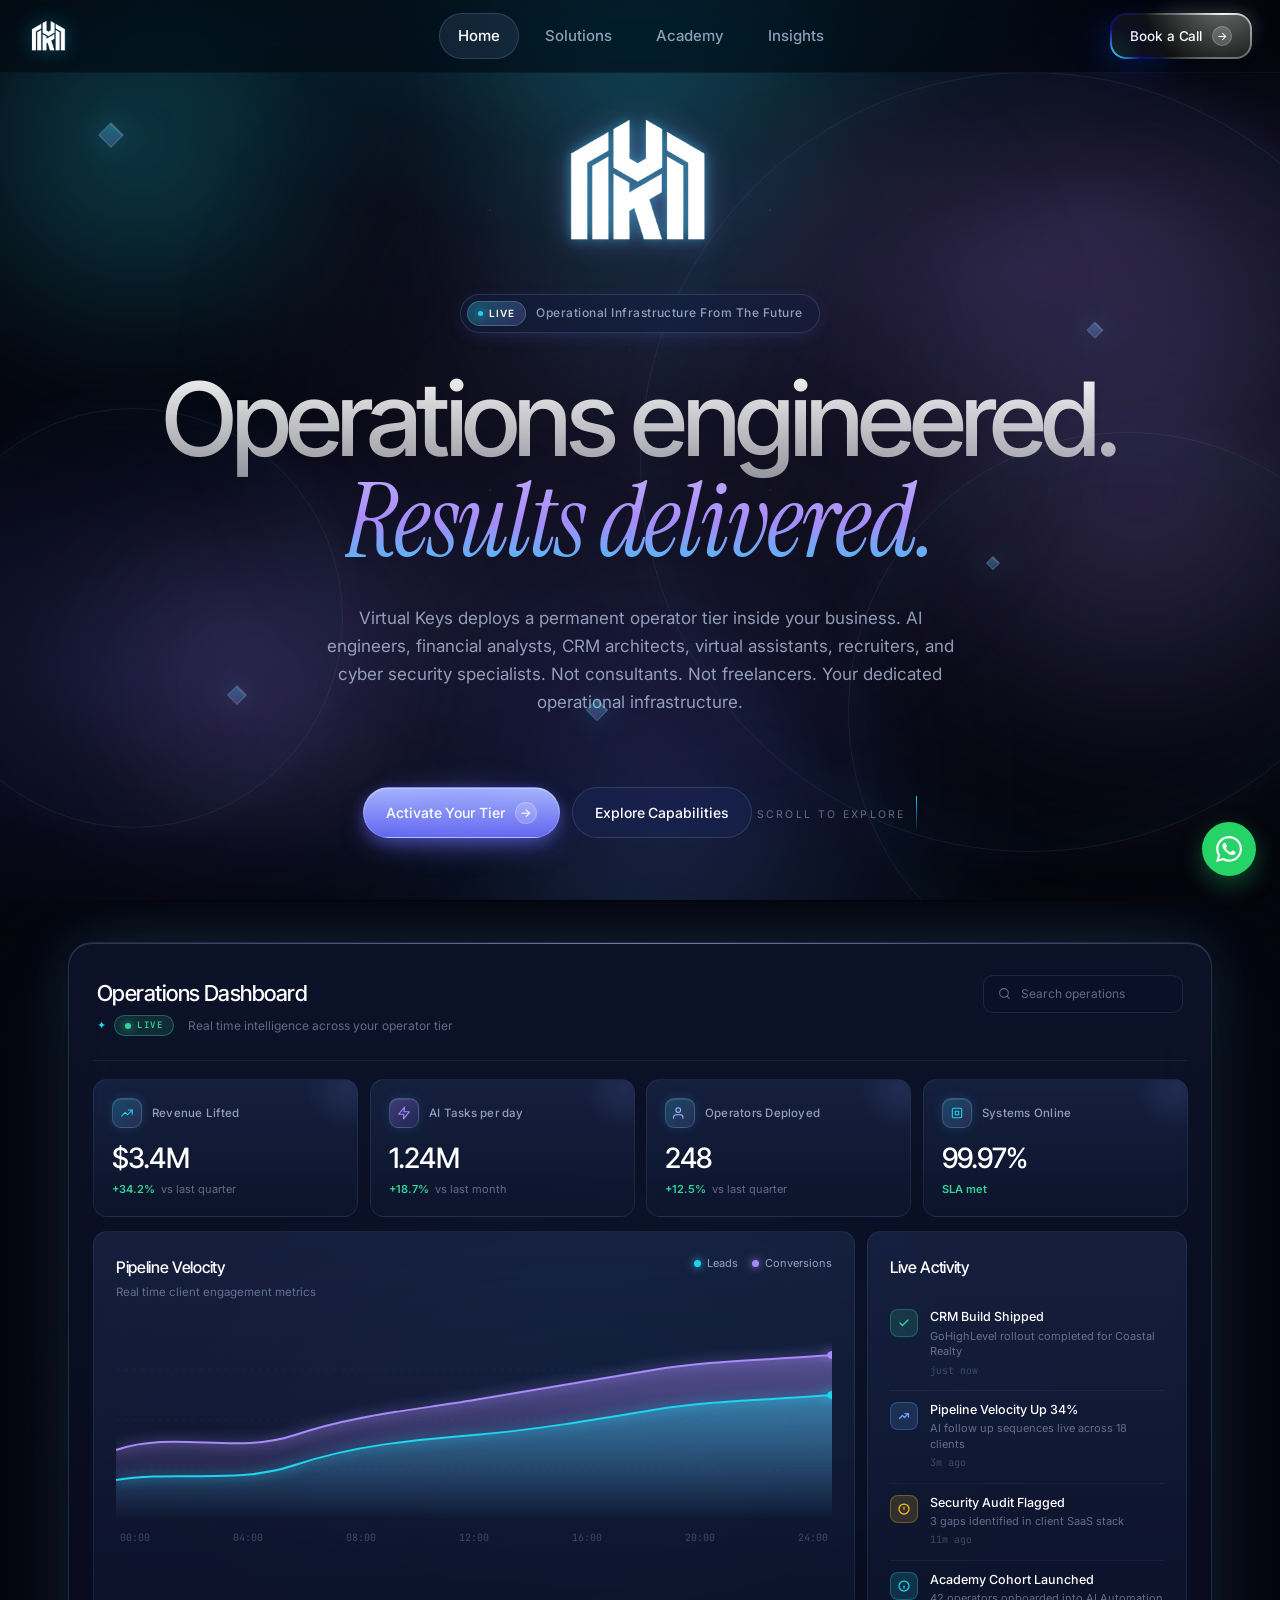
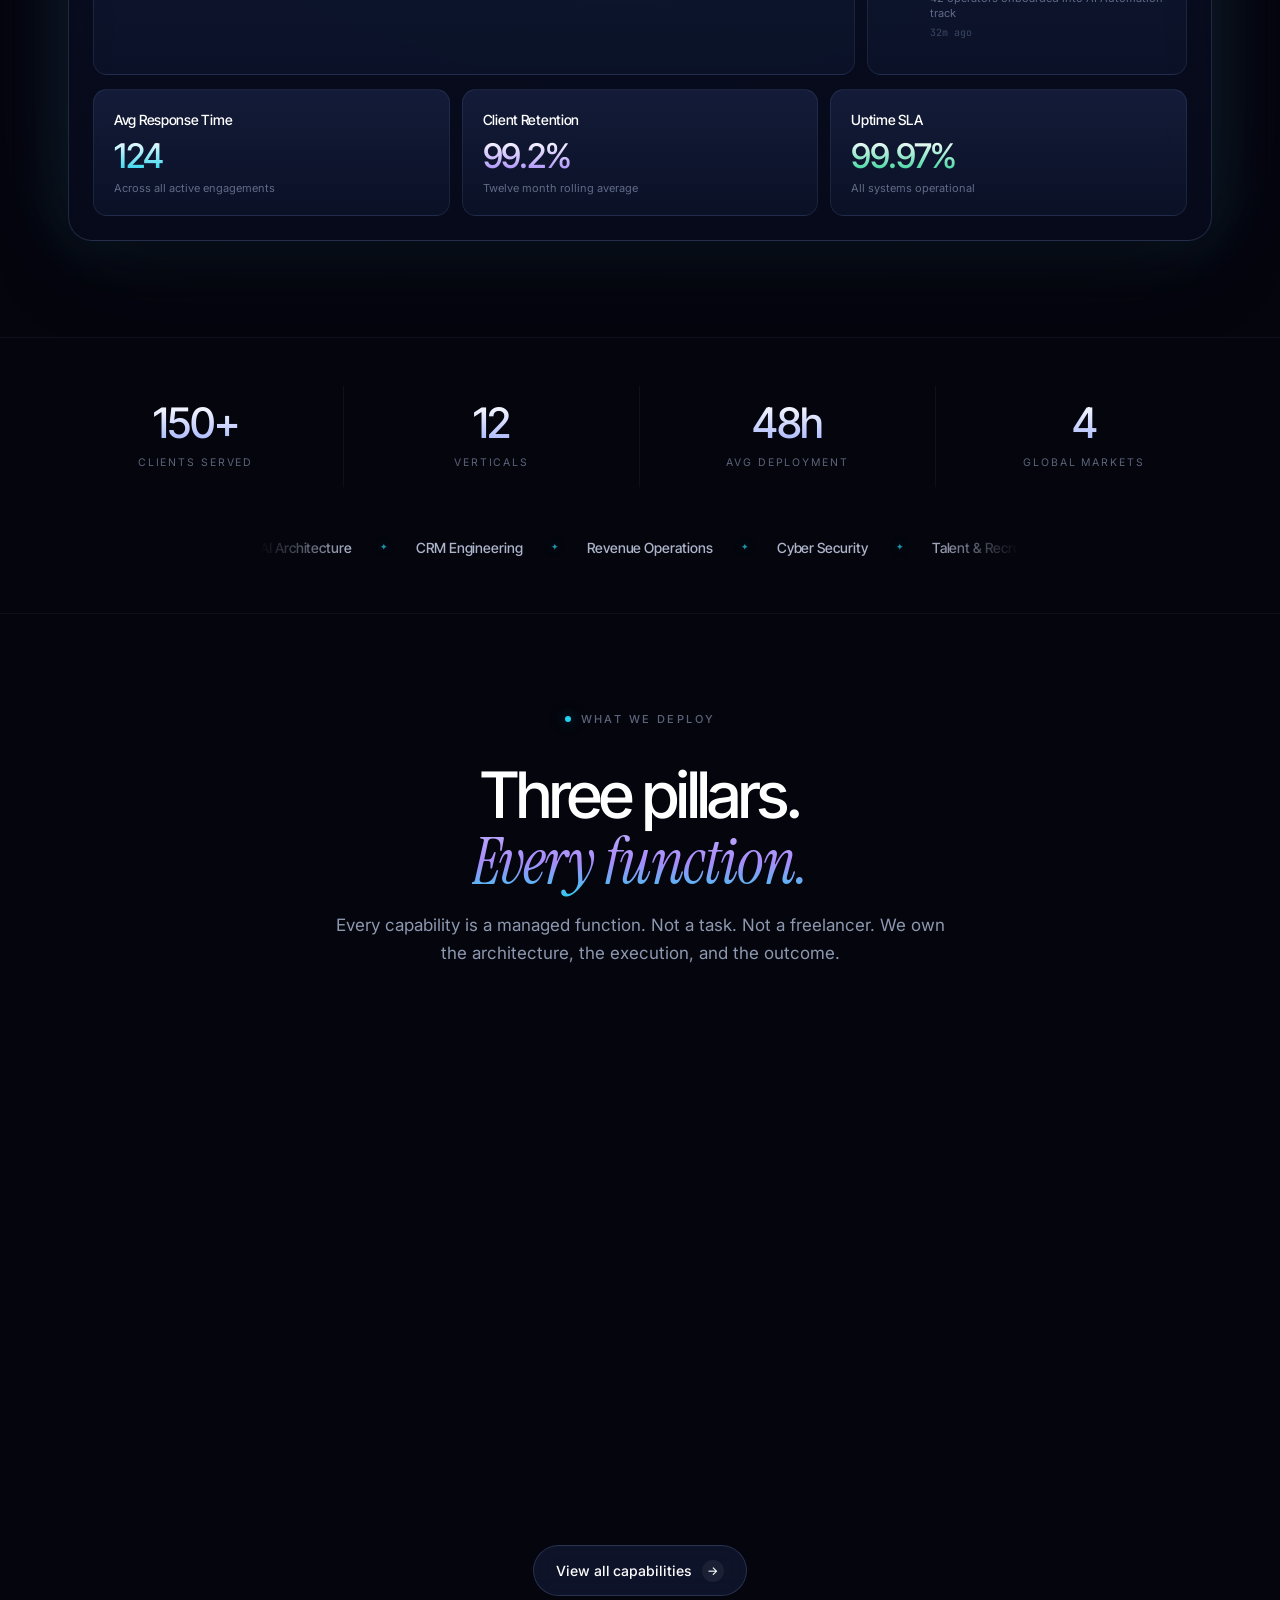
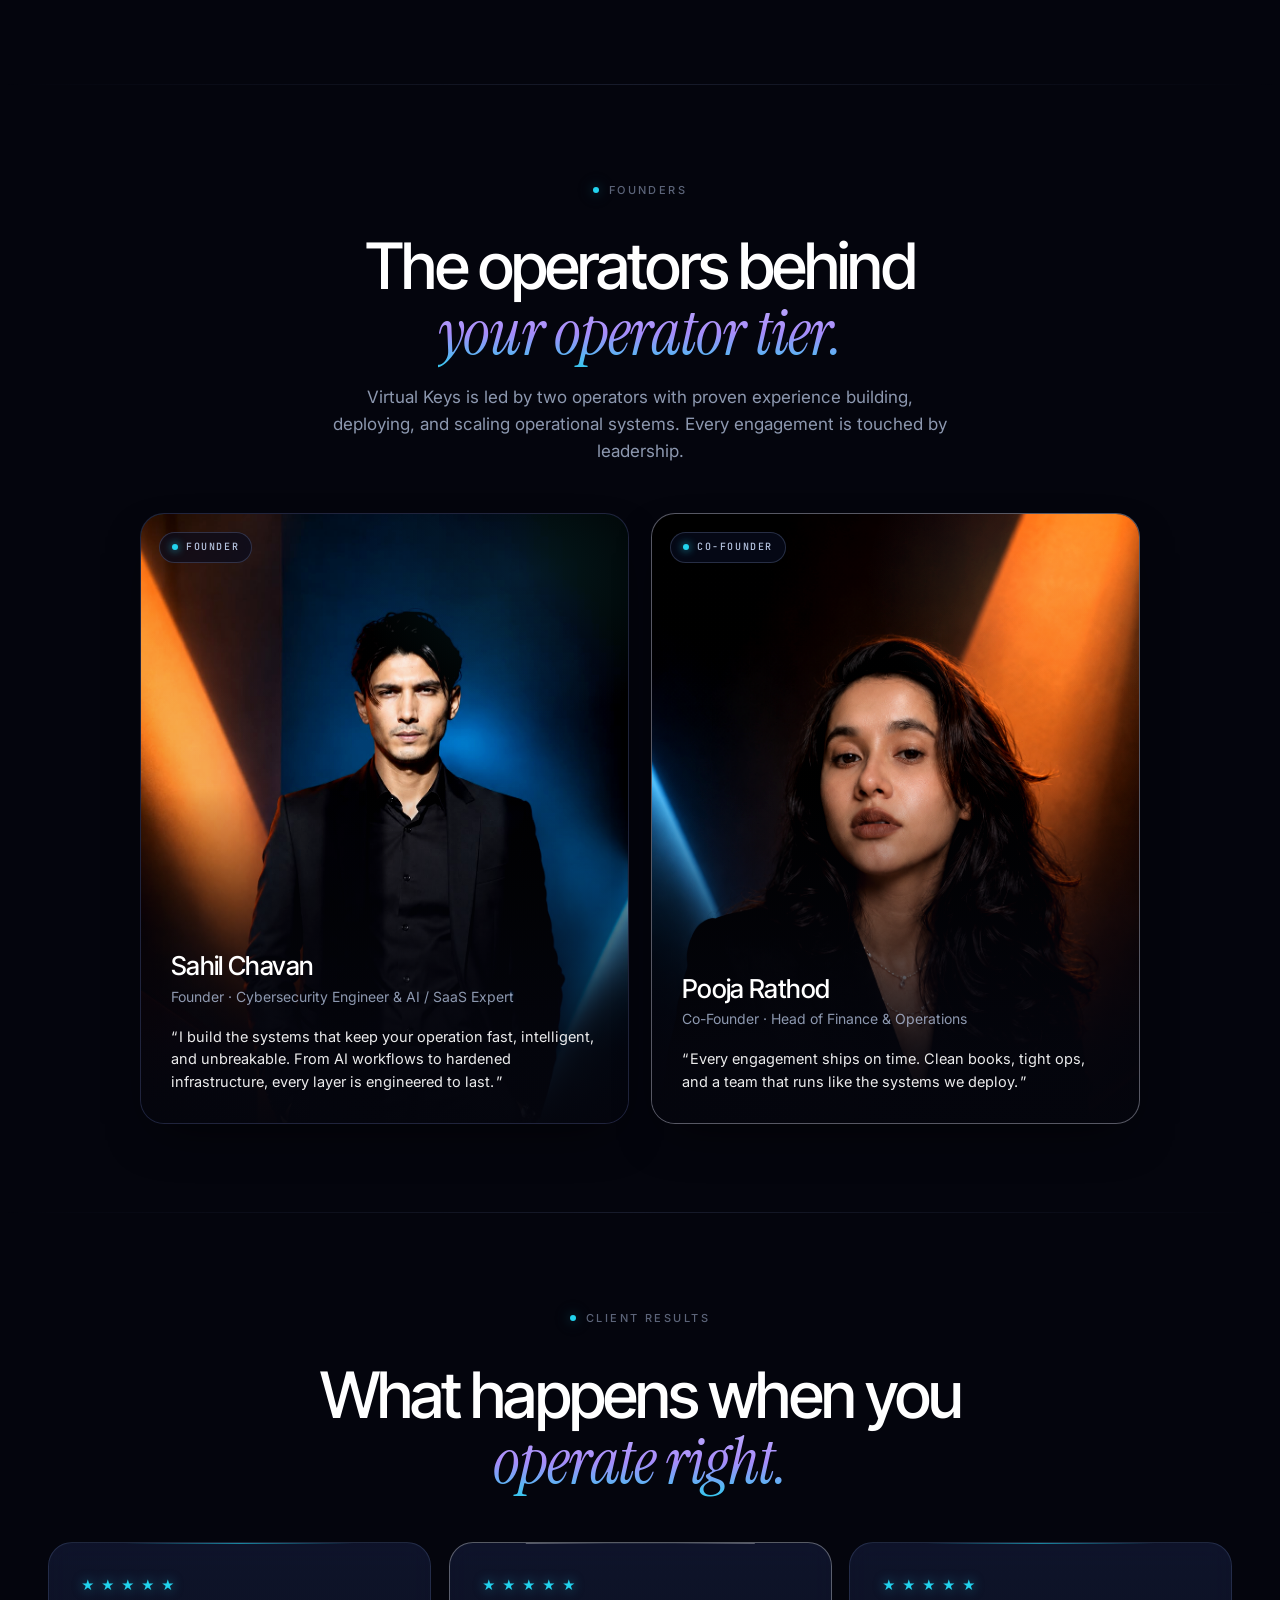
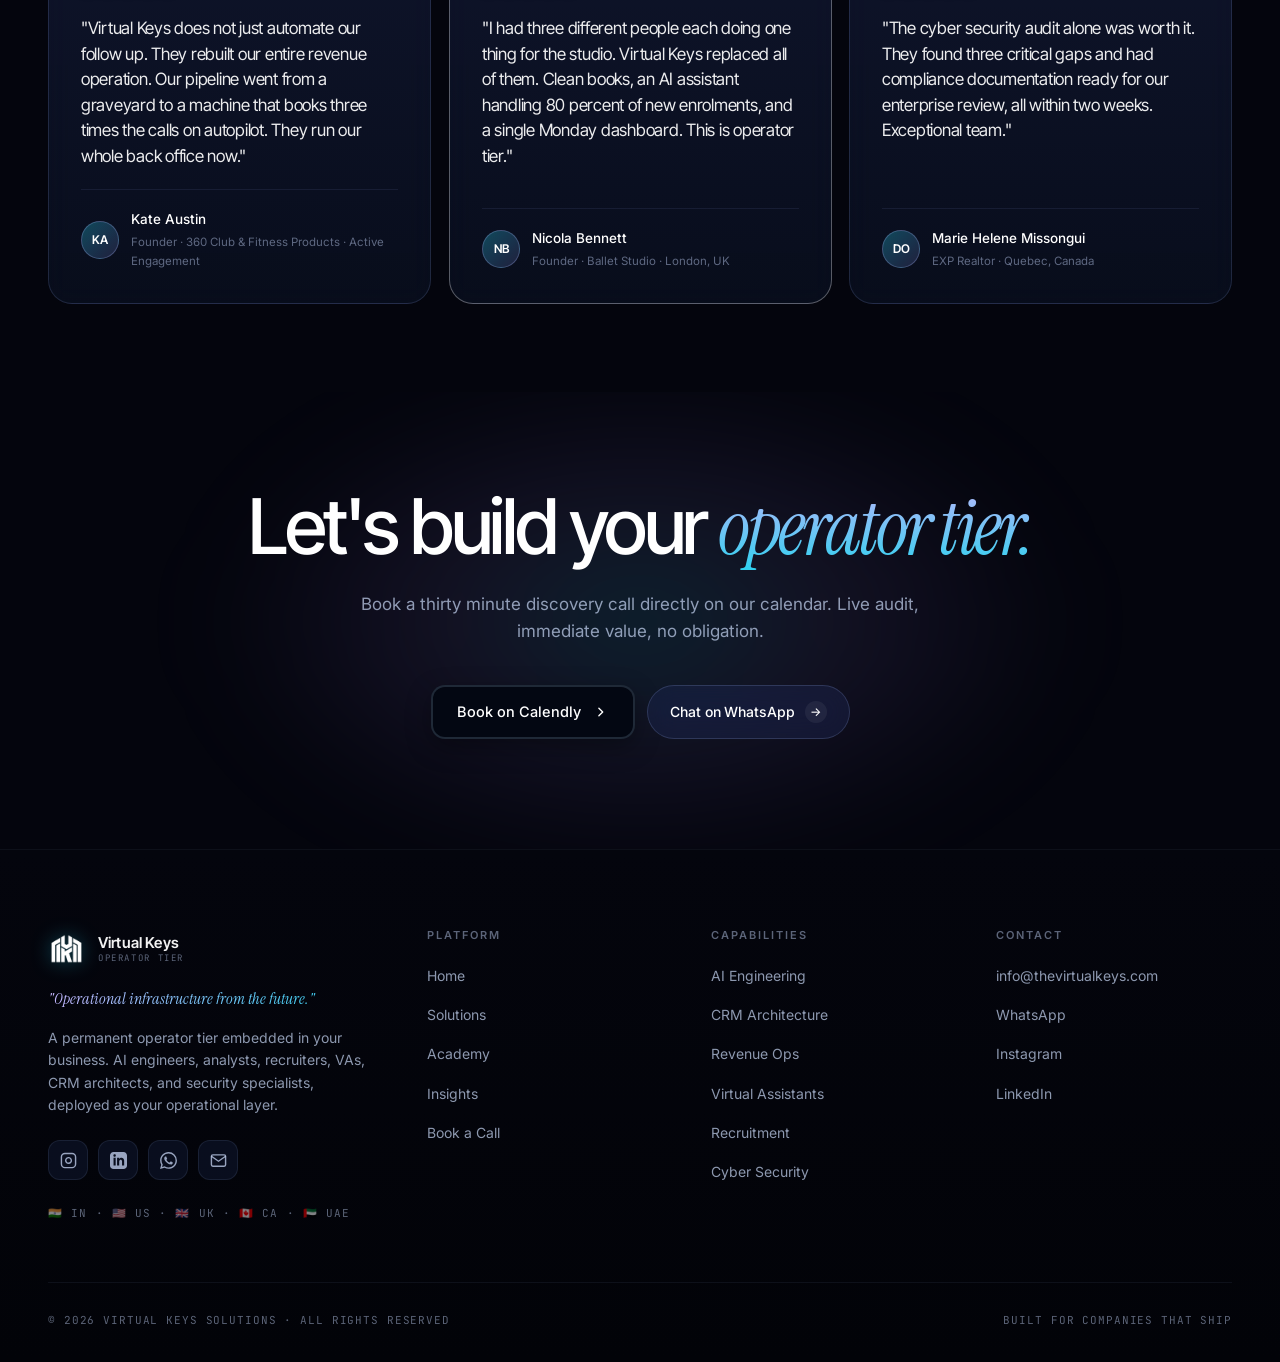
<file: index.html>
<!doctype html>
<html lang="en">
<head>
<meta charset="utf-8" />
<meta name="viewport" content="width=device-width,initial-scale=1" />
<link rel="preconnect" href="https://fonts.googleapis.com">
<link rel="preconnect" href="https://fonts.gstatic.com" crossorigin>
<link href="https://fonts.googleapis.com/css2?family=Inter+Tight:wght@300;400;500;600;700&family=Instrument+Serif:ital@0;1&family=Inter:wght@300;400;500;600&family=JetBrains+Mono:wght@400;500&display=swap" rel="stylesheet">
<link rel="stylesheet" href="assets/mobile.css">
<script src="assets/mobile.js" defer></script>

<style>
/* ============================================================
   DESIGN SYSTEM — Operational Infrastructure From The Future
   ============================================================ */
:root{
  --font-heading: 'Inter Tight', sans-serif;
  --font-serif: 'Instrument Serif', serif;
  --font-body: 'Inter', sans-serif;
  --font-mono: 'JetBrains Mono', ui-monospace, monospace;

  --bg: #04050d;
  --bg-2: #070918;
  --bg-3: #0a0e22;
  
  --glass-1: rgba(20, 30, 60, 0.3);
  --glass-2: rgba(30, 45, 80, 0.4);
  --glass-3: rgba(40, 55, 100, 0.5);
  
  --line: rgba(120, 140, 200, 0.08);
  --line-2: rgba(140, 160, 220, 0.15);
  --line-hi: rgba(160, 180, 240, 0.28);

  --text: rgba(255,255,255,0.95);
  --text-2: rgba(200, 215, 245, 0.7);
  --text-3: rgba(180, 195, 230, 0.5);
  --text-4: rgba(160, 180, 220, 0.32);

  --cyan: #22d3ee;
  --cyan-soft: rgba(34, 211, 238, 0.4);
  --cyan-glow: rgba(34, 211, 238, 0.25);
  
  --violet: #a78bfa;
  --violet-2: #c4b5fd;
  --violet-soft: rgba(167, 139, 250, 0.4);
  --violet-glow: rgba(167, 139, 250, 0.3);
  
  --accent: #818cf8;
  --accent-2: #a5b4fc;
  --accent-glow: rgba(129, 140, 248, 0.4);
  
  --success: #34d399;
  --warning: #fbbf24;
  --info: #60a5fa;
  --danger: #f87171;

  --max: 1280px;
}

*{box-sizing:border-box;margin:0;padding:0}
html{scroll-behavior:smooth}
body{
  font-family:var(--font-body);
  background:var(--bg);
  color:var(--text);
  font-size:17px;
  line-height:1.65;
  -webkit-font-smoothing:antialiased;
  text-rendering:optimizeLegibility;
  overflow-x:hidden;
}
a{color:inherit;text-decoration:none}
img,svg{display:block;max-width:100%}
button{font:inherit;cursor:pointer;border:0;background:none;color:inherit}

h1,h2,h3,h4,h5,h6{
  font-family:var(--font-heading);
  font-weight:500;
  letter-spacing:-0.04em;
  line-height:1;
  color:#fff;
}

.container{max-width:var(--max);margin:0 auto;padding:0 28px}
.section{padding:140px 0;position:relative}
@media (max-width:768px){.section{padding:96px 0}}

.eyebrow{
  display:inline-flex;align-items:center;gap:10px;
  font-size:11px;font-weight:500;
  letter-spacing:0.22em;
  text-transform:uppercase;
  color:var(--text-3);
}
.eyebrow .dot{
  width:6px;height:6px;border-radius:50%;
  background:var(--cyan);
  box-shadow:0 0 12px var(--cyan-soft), 0 0 24px var(--cyan-glow);
  animation:dot-pulse 3s ease-in-out infinite;
}
@keyframes dot-pulse{0%,100%{opacity:1}50%{opacity:0.4}}

/* ============================================================
   ATMOSPHERIC BACKGROUND
   ============================================================ */
body::before{
  content:"";
  position:fixed;inset:0;pointer-events:none;z-index:0;
  background:
    radial-gradient(ellipse 80% 50% at 50% 0%, rgba(34, 211, 238, 0.12) 0%, transparent 55%),
    radial-gradient(ellipse 60% 40% at 80% 30%, rgba(167, 139, 250, 0.1) 0%, transparent 60%),
    radial-gradient(ellipse 60% 40% at 20% 70%, rgba(129, 140, 248, 0.08) 0%, transparent 65%),
    radial-gradient(ellipse 50% 30% at 50% 100%, rgba(34, 211, 238, 0.06) 0%, transparent 70%);
}
body::after{
  content:"";
  position:fixed;inset:0;pointer-events:none;z-index:0;
  background-image:radial-gradient(rgba(180,200,255,0.045) 1px, transparent 1px);
  background-size:48px 48px;
  opacity:0.45;
  mask-image:radial-gradient(ellipse at 50% 30%, #000 0%, transparent 75%);
  -webkit-mask-image:radial-gradient(ellipse at 50% 30%, #000 0%, transparent 75%);
}
body > *{position:relative;z-index:1}

/* ============================================================
   BUTTONS
   ============================================================ */
.btn{
  display:inline-flex;align-items:center;gap:10px;
  padding:13px 22px;
  border-radius:999px;
  font-size:14px;font-weight:500;
  letter-spacing:-0.005em;
  transition:transform .4s cubic-bezier(.2,.7,.3,1.4), box-shadow .35s ease, filter .3s ease;
  white-space:nowrap;
  border:1px solid transparent;
  position:relative;
}
.btn-primary{
  background:linear-gradient(180deg, #a5b4fc 0%, #6366f1 100%);
  color:#fff;
  border:1px solid rgba(255, 255, 255, 0.2);
  box-shadow:
    inset 0 1px 0 rgba(255, 255, 255, 0.3),
    0 4px 14px rgba(99, 102, 241, 0.4),
    0 12px 30px -6px rgba(99, 102, 241, 0.45);
}
.btn-primary::before{
  content:"";
  position:absolute;inset:-20px;border-radius:999px;
  background:radial-gradient(ellipse at center, rgba(129, 140, 248, 0.5) 0%, transparent 60%);
  z-index:-1;filter:blur(15px);opacity:0.6;transition:opacity .3s ease;
}
.btn-primary:hover{
  transform:translateY(-2px);
  filter:brightness(1.1);
  box-shadow:
    inset 0 1px 0 rgba(255, 255, 255, 0.4),
    0 6px 18px rgba(99, 102, 241, 0.6),
    0 20px 44px -8px rgba(99, 102, 241, 0.55);
}
.btn-primary:hover::before{opacity:1}
.btn-ghost{
  background:rgba(30, 40, 80, 0.4);
  border-color:rgba(140, 160, 220, 0.22);
  color:#fff;
  backdrop-filter:blur(14px) saturate(140%);
  -webkit-backdrop-filter:blur(14px) saturate(140%);
}
.btn-ghost:hover{
  background:rgba(50, 65, 120, 0.55);
  border-color:rgba(160, 180, 240, 0.4);
  transform:translateY(-1px);
  box-shadow:0 8px 24px -4px rgba(99, 102, 241, 0.3);
}
.btn .arr{
  width:22px;height:22px;border-radius:50%;
  background:rgba(255,255,255,0.18);
  display:inline-grid;place-items:center;
  transition:transform .3s ease;
  font-size:12px;
  border:1px solid rgba(255, 255, 255, 0.2);
}
.btn:hover .arr{transform:translateX(3px) rotate(-45deg)}
.btn-ghost .arr{background:rgba(255,255,255,0.06);border-color:transparent}

/* ============================================================
   NAV
   ============================================================ */
.nav{
  position:fixed;top:0;left:0;right:0;z-index:100;
  background:rgba(4, 5, 13, 0.6);
  backdrop-filter:blur(24px) saturate(160%);
  -webkit-backdrop-filter:blur(24px) saturate(160%);
  border-bottom:1px solid rgba(140, 160, 220, 0.06);
}
.nav-inner{
  max-width:1360px;margin:0 auto;padding:10px 28px;height:72px;
  display:grid;
  grid-template-columns:1fr auto 1fr;
  align-items:center;
  gap:32px;
}
.nav-inner > .brand{justify-self:start}
.nav-inner > .nav-links{justify-self:center}
.nav-inner > .nav-cta{justify-self:end;display:flex;align-items:center;gap:10px}
.nav-inner > .nav-burger{justify-self:end}
@media (max-width:880px){
  .nav-inner{grid-template-columns:auto 1fr auto;gap:16px}
  .nav-inner > .nav-cta{display:none}
}
.brand{
  display:flex;align-items:center;gap:12px;
  font-family:var(--font-heading);font-weight:600;font-size:15px;letter-spacing:0.01em;
}
.brand img{
  width:38px;height:38px;object-fit:contain;
  filter:drop-shadow(0 0 10px rgba(34, 211, 238, 0.35));
}
.brand-text{display:flex;flex-direction:column;line-height:1.1}
.brand-text small{
  font-family:var(--font-mono);
  font-size:9px;color:var(--text-3);
  letter-spacing:0.18em;text-transform:uppercase;
  font-weight:400;margin-top:2px;
}
.nav-links{display:flex;gap:8px;align-items:center}
.nav-links a{
  padding:10px 18px;border-radius:999px;font-size:15px;font-weight:500;color:var(--text-2);
  transition:color .25s ease, background .25s ease;
}
.nav-links a:hover{color:#fff;background:rgba(255,255,255,0.04)}
.nav-links a.active{
  color:#fff;
  background:rgba(140, 160, 220, 0.12);
  border:1px solid rgba(160, 180, 240, 0.2);
}
.nav-cta{display:flex;align-items:center;gap:10px}
.nav-cta .btn{padding:11px 20px;font-size:14.5px}
@media (max-width:880px){.nav-links{display:none}}
@media (max-width:560px){.brand-text small{display:none}}

/* ============================================================
   REVEAL
   ============================================================ */
.reveal{opacity:0;transform:translateY(28px);transition:opacity 1s cubic-bezier(.2,.6,.2,1), transform 1s cubic-bezier(.2,.6,.2,1)}
.reveal.in{opacity:1;transform:translateY(0)}

::selection{background:var(--violet);color:#fff}
.divider{
  width:100%;height:1px;
  background:linear-gradient(90deg, transparent, rgba(140, 160, 220, 0.15), transparent);
}

/* ============================================================
   SECTION HEAD
   ============================================================ */
.section-head{max-width:800px;margin:0 auto 72px;text-align:center}
.section-head .eyebrow{margin-bottom:24px}
.section-head h2{
  font-size:clamp(36px,5vw,72px);
  font-weight:500;letter-spacing:-0.045em;line-height:1.02;
}
.section-head h2 .italic{
  font-family:var(--font-serif);font-style:italic;font-weight:400;
  background:linear-gradient(180deg, var(--violet-2) 0%, var(--violet) 50%, var(--cyan) 100%);
  -webkit-background-clip:text;background-clip:text;color:transparent;
  letter-spacing:-0.015em;
}
.section-head p{
  margin-top:24px;font-size:17px;color:var(--text-2);line-height:1.6;
  max-width:620px;margin-left:auto;margin-right:auto;
}

/* ============================================================
   IMMERSIVE FLIP CARD SYSTEM
   ============================================================ */
.imm-grid{
  display:grid;
  gap:20px;
  perspective:1800px;
}
.imm-grid.cols-3{grid-template-columns:repeat(3, 1fr)}
.imm-grid.cols-2{grid-template-columns:repeat(2, 1fr)}
@media (max-width:920px){
  .imm-grid.cols-3{grid-template-columns:repeat(2, 1fr)}
}
@media (max-width:600px){
  .imm-grid.cols-3, .imm-grid.cols-2{grid-template-columns:1fr}
}

.imm-card{
  position:relative;
  aspect-ratio:4/5;
  border-radius:26px;
  cursor:pointer;
  transform-style:preserve-3d;
  transition:transform 0.9s cubic-bezier(.2,.7,.3,1.2);
  background:transparent;
}
.imm-card.is-flipped{transform:rotateY(180deg)}

.imm-face{
  position:absolute;
  inset:0;
  border-radius:26px;
  overflow:hidden;
  backface-visibility:hidden;
  -webkit-backface-visibility:hidden;
  background:linear-gradient(180deg, #0c0f24 0%, #060818 100%);
  border:1px solid rgba(140, 160, 220, 0.12);
  box-shadow:
    inset 0 1px 0 rgba(180, 200, 255, 0.08),
    0 14px 40px -16px rgba(0, 0, 0, 0.6);
  transition:border-color .4s ease, box-shadow .4s ease;
}
.imm-card:hover .imm-face{
  border-color:rgba(160, 180, 240, 0.3);
  box-shadow:
    inset 0 1px 0 rgba(180, 200, 255, 0.18),
    0 20px 50px -16px rgba(99, 102, 241, 0.35);
}

/* Atmospheric aura inside card */
.imm-aura{
  position:absolute;
  bottom:-10%;left:-15%;
  width:130%;height:80%;
  pointer-events:none;
  filter:blur(50px);
  opacity:0.85;
  transition:opacity .6s ease, transform .8s ease;
}
.imm-card:hover .imm-aura{
  opacity:1;
  transform:scale(1.05) translateY(-5%);
}

/* Front face content layout */
.imm-front{
  display:flex;flex-direction:column;
  padding:32px 30px;
  position:relative;
  z-index:2;
  height:100%;
}
.imm-icon{
  width:48px;height:48px;border-radius:14px;
  background:linear-gradient(180deg, rgba(40, 50, 90, 0.85), rgba(20, 25, 50, 0.9));
  border:1px solid rgba(140, 160, 220, 0.25);
  display:grid;place-items:center;
  color:var(--cyan);
  box-shadow:
    inset 0 1px 0 rgba(255, 255, 255, 0.12),
    0 4px 14px rgba(0, 0, 0, 0.4);
  backdrop-filter:blur(10px);
  -webkit-backdrop-filter:blur(10px);
}
.imm-icon svg{width:22px;height:22px;stroke-width:1.6}

.imm-front-spacer{flex:1}

.imm-num{
  font-family:var(--font-mono);
  font-size:10.5px;color:rgba(180, 200, 255, 0.55);
  letter-spacing:0.14em;
  margin-bottom:14px;
  text-transform:uppercase;
}
.imm-title{
  font-family:var(--font-heading);
  font-size:30px;font-weight:500;
  letter-spacing:-0.035em;
  line-height:1.05;
  color:#fff;
  margin-bottom:14px;
}
.imm-hook{
  font-size:15px;color:rgba(200, 215, 245, 0.78);
  line-height:1.55;
  margin-bottom:20px;
  max-width:90%;
}

.imm-cta{
  display:flex;justify-content:space-between;align-items:center;
}
.imm-meta{
  font-family:var(--font-mono);
  font-size:10px;letter-spacing:0.16em;text-transform:uppercase;
  color:rgba(180, 195, 240, 0.5);
}
.imm-flip-btn{
  width:42px;height:42px;border-radius:14px;
  background:linear-gradient(180deg, rgba(50, 60, 110, 0.9), rgba(20, 25, 50, 0.95));
  border:1px solid rgba(140, 160, 220, 0.25);
  display:grid;place-items:center;
  color:#fff;
  transition:all .35s ease;
  box-shadow:
    inset 0 1px 0 rgba(255, 255, 255, 0.12),
    0 4px 12px rgba(0, 0, 0, 0.4);
}
.imm-card:hover .imm-flip-btn{
  background:linear-gradient(180deg, var(--violet) 0%, var(--accent) 100%);
  border-color:rgba(255, 255, 255, 0.3);
  box-shadow:
    inset 0 1px 0 rgba(255, 255, 255, 0.25),
    0 0 24px var(--violet-glow),
    0 6px 16px rgba(0, 0, 0, 0.4);
}
.imm-flip-btn svg{width:14px;height:14px;transition:transform .3s ease}
.imm-card:hover .imm-flip-btn svg{transform:translateX(2px)}

/* Back face */
.imm-back{
  transform:rotateY(180deg);
  display:flex;flex-direction:column;
  padding:32px 30px;
  position:relative;
  z-index:2;
  background:linear-gradient(180deg, #0d1126 0%, #050616 100%);
}
.imm-back .imm-icon{margin-bottom:18px}
.imm-back-title{
  font-family:var(--font-heading);
  font-size:22px;font-weight:500;
  letter-spacing:-0.025em;
  line-height:1.1;color:#fff;
  margin-bottom:18px;
}
.imm-back ul{
  list-style:none;
  display:flex;flex-direction:column;gap:10px;
  flex:1;overflow-y:auto;
}
.imm-back ul li{
  font-size:13.5px;
  color:rgba(200, 215, 245, 0.78);
  line-height:1.45;
  padding-left:16px;
  position:relative;
}
.imm-back ul li::before{
  content:"";
  position:absolute;left:0;top:8px;
  width:5px;height:5px;border-radius:50%;
  background:var(--cyan);
  box-shadow:0 0 6px var(--cyan-glow);
}
.imm-back-tools{
  margin-top:18px;padding-top:14px;
  border-top:1px solid rgba(140, 160, 220, 0.1);
  font-size:11px;color:rgba(180, 195, 240, 0.6);
  letter-spacing:0.02em;
}
.imm-back-tools strong{
  display:block;
  color:rgba(165, 180, 252, 0.85);
  font-family:var(--font-mono);
  font-size:10px;font-weight:500;
  text-transform:uppercase;letter-spacing:0.14em;
  margin-bottom:6px;
}
.imm-back .imm-flip-btn{
  background:linear-gradient(180deg, rgba(50, 60, 110, 0.9), rgba(20, 25, 50, 0.95));
}
.imm-card.is-flipped:hover .imm-flip-btn{
  background:linear-gradient(180deg, var(--cyan) 0%, var(--violet) 100%);
}
.imm-back .imm-flip-btn svg{transform:scaleX(-1)}

/* Aura color variants */
.aura-violet{background:radial-gradient(ellipse at 30% 70%, #8b5cf6 0%, #5b21b6 25%, transparent 60%)}
.aura-blue{background:radial-gradient(ellipse at 30% 70%, #3b82f6 0%, #1e3a8a 30%, transparent 60%)}
.aura-cyan{background:radial-gradient(ellipse at 30% 70%, #06b6d4 0%, #0e7490 30%, transparent 60%)}
.aura-pink{background:radial-gradient(ellipse at 30% 70%, #ec4899 0%, #831843 30%, transparent 60%)}
.aura-amber{background:radial-gradient(ellipse at 30% 70%, #f59e0b 0%, #78350f 30%, transparent 60%)}
.aura-emerald{background:radial-gradient(ellipse at 30% 70%, #10b981 0%, #064e3b 30%, transparent 60%)}
.aura-rose{background:radial-gradient(ellipse at 30% 70%, #f43f5e 0%, #881337 30%, transparent 60%)}
.aura-indigo{background:radial-gradient(ellipse at 30% 70%, #6366f1 0%, #312e81 30%, transparent 60%)}
.aura-teal{background:radial-gradient(ellipse at 30% 70%, #14b8a6 0%, #134e4a 30%, transparent 60%)}
.aura-purple{background:radial-gradient(ellipse at 30% 70%, #a855f7 0%, #581c87 30%, transparent 60%)}
.aura-fuchsia{background:radial-gradient(ellipse at 30% 70%, #d946ef 0%, #701a75 30%, transparent 60%)}
.aura-sky{background:radial-gradient(ellipse at 30% 70%, #0ea5e9 0%, #0c4a6e 30%, transparent 60%)}

/* Highlight white spot like Heartbeat reference */
.imm-aura::after{
  content:"";
  position:absolute;
  bottom:5%;right:15%;
  width:60%;height:60%;
  border-radius:50%;
  background:radial-gradient(circle at center, rgba(255, 255, 255, 0.85) 0%, rgba(255, 255, 255, 0.2) 25%, transparent 55%);
  filter:blur(20px);
  opacity:0.6;
}

/* Subtle grid pattern overlay */
.imm-face::before{
  content:"";
  position:absolute;
  bottom:0;left:0;right:0;
  height:35%;
  background-image:
    linear-gradient(rgba(255,255,255,0.04) 1px, transparent 1px),
    linear-gradient(90deg, rgba(255,255,255,0.04) 1px, transparent 1px);
  background-size:40px 40px;
  mask-image:linear-gradient(180deg, transparent 0%, #000 60%, transparent 100%);
  -webkit-mask-image:linear-gradient(180deg, transparent 0%, #000 60%, transparent 100%);
  pointer-events:none;
  opacity:0.6;
}

/* ============================================================
   FLOATING WHATSAPP
   ============================================================ */
.wa-float{
  position:fixed;bottom:24px;right:24px;z-index:99;
  width:54px;height:54px;border-radius:50%;
  background:#25d366;
  display:grid;place-items:center;color:#fff;
  box-shadow:0 8px 24px rgba(37,211,102,0.35);
  transition:transform .25s ease;
  animation:wa-pulse 2.5s ease-in-out infinite;
}
.wa-float:hover{transform:scale(1.08)}
.wa-float svg{width:26px;height:26px}
@keyframes wa-pulse{
  0%,100%{box-shadow:0 8px 24px rgba(37,211,102,0.3), 0 0 0 0 rgba(37,211,102,0.4)}
  50%{box-shadow:0 8px 24px rgba(37,211,102,0.4), 0 0 0 12px rgba(37,211,102,0)}
}

/* ============================================================
   FOOTER
   ============================================================ */
.footer{
  background:linear-gradient(180deg, #04050d 0%, #020308 100%);
  border-top:1px solid rgba(140, 160, 220, 0.08);
  padding:80px 0 32px;
  position:relative;
}
.footer-top{
  display:grid;grid-template-columns:1.4fr 1fr 1fr 1fr;gap:48px;
  margin-bottom:60px;
}
@media (max-width:780px){.footer-top{grid-template-columns:1fr 1fr;gap:32px}}
@media (max-width:480px){.footer-top{grid-template-columns:1fr}}
.footer-brand .brand{margin-bottom:18px}
.footer-tag{
  font-family:var(--font-serif);
  font-size:16px;
  background:linear-gradient(90deg, var(--violet-2), var(--cyan));
  -webkit-background-clip:text;background-clip:text;color:transparent;
  font-style:italic;
  margin-bottom:14px;
}
.footer-blurb{
  font-size:14px;color:var(--text-2);line-height:1.6;max-width:340px;
  margin-bottom:24px;
}
.footer-socials{
  display:flex;flex-wrap:wrap;gap:10px;margin-bottom:24px;
}
.footer-socials a{
  width:40px;height:40px;border-radius:12px;
  background:rgba(20, 30, 60, 0.4);
  border:1px solid rgba(140, 160, 220, 0.12);
  display:inline-flex;align-items:center;justify-content:center;
  color:rgba(200, 215, 245, 0.75);
  transition:all .25s ease;flex-shrink:0;
}
.footer-socials a:hover{
  background:rgba(40, 55, 100, 0.5);
  border-color:rgba(160, 180, 240, 0.3);
  color:#fff;
  transform:translateY(-2px);
  box-shadow:0 8px 18px -6px var(--accent-glow);
}
.footer-socials a svg{width:17px;height:17px;display:block;fill:currentColor;flex-shrink:0}
.footer-socials a svg[stroke]{fill:none;stroke:currentColor}
.footer-flags{
  font-family:var(--font-mono);
  font-size:11px;letter-spacing:0.1em;color:var(--text-3);
}
.footer h5{
  font-family:var(--font-body);
  font-size:11px;font-weight:600;
  letter-spacing:0.18em;text-transform:uppercase;
  color:var(--text-3);
  margin-bottom:20px;
}
.footer ul{list-style:none;display:flex;flex-direction:column;gap:11px}
.footer ul a{font-size:14px;color:var(--text-2);transition:color .2s}
.footer ul a:hover{color:#fff}
.footer-bottom{
  border-top:1px solid rgba(140, 160, 220, 0.08);padding-top:28px;
  display:flex;justify-content:space-between;flex-wrap:wrap;gap:18px;
  font-size:11px;color:var(--text-3);
  font-family:var(--font-mono);letter-spacing:0.08em;text-transform:uppercase;
}
</style>
<title>Virtual Keys Solutions · Operational Infrastructure From The Future</title>
<meta name="description" content="A permanent operator tier embedded inside your business. AI engineers, analysts, recruiters, virtual assistants, CRM architects, and security specialists." />

<style>
.hero{
  position:relative;
  padding:96px 0 64px;
  text-align:center;
  isolation:isolate;
  overflow:hidden;
}
.hero-light{
  position:absolute;
  top:-20%;left:50%;
  transform:translateX(-50%);
  width:1400px;height:1100px;
  pointer-events:none;
  z-index:-1;
  background:
    radial-gradient(ellipse 35% 50% at 50% 30%, rgba(34, 211, 238, 0.18) 0%, transparent 50%),
    radial-gradient(ellipse 50% 60% at 50% 50%, rgba(167, 139, 250, 0.12) 0%, transparent 65%);
  filter:blur(30px);
  animation:hero-breathe 8s ease-in-out infinite;
}
@keyframes hero-breathe{
  0%,100%{opacity:0.9;transform:translateX(-50%) scale(1)}
  50%{opacity:1;transform:translateX(-50%) scale(1.05)}
}
.hero-tag{
  display:inline-flex;align-items:center;gap:10px;
  padding:6px 16px 6px 6px;border-radius:999px;
  background:rgba(20, 30, 60, 0.5);
  border:1px solid rgba(140, 160, 220, 0.2);
  backdrop-filter:blur(14px) saturate(140%);
  -webkit-backdrop-filter:blur(14px) saturate(140%);
  font-size:12px;font-weight:500;letter-spacing:0.04em;
  color:var(--text-2);margin-bottom:36px;
  box-shadow:0 4px 20px -8px rgba(99, 102, 241, 0.4);
}

/* ============================================================
   HERO LOGO — clean, crisp, breathing with border glow
   ============================================================ */
.hero-logo-wrap{
  position:relative;
  width:clamp(120px, 14vw, 170px);
  height:clamp(120px, 14vw, 170px);
  margin:0 auto 28px;
  isolation:isolate;
}
.hero-logo{
  position:relative;
  width:100%;
  height:100%;
  animation:logo-breathe 5s ease-in-out infinite;
  will-change:transform;
}
.hero-logo img{
  width:100%;
  height:100%;
  object-fit:contain;
  display:block;
  /* Crisp white logo with a soft cyan/violet outer glow.
     Keep filters light so the artwork stays sharp. */
  filter:
    drop-shadow(0 0 6px rgba(34, 211, 238, 0.45))
    drop-shadow(0 0 14px rgba(167, 139, 250, 0.35));
}

/* Pulsing border glow ring sitting behind the logo */
.hero-logo-halo{
  position:absolute;
  inset:-10%;
  border-radius:50%;
  z-index:-1;
  background:
    radial-gradient(circle at 50% 50%,
      rgba(34, 211, 238, 0.30) 0%,
      rgba(167, 139, 250, 0.20) 35%,
      transparent 65%);
  filter:blur(20px);
  animation:logo-halo 4.5s ease-in-out infinite;
  pointer-events:none;
}

/* Soft thin border ring that pulses */
.hero-logo-ring{
  position:absolute;
  inset:-6%;
  border-radius:50%;
  z-index:-1;
  border:1px solid rgba(160, 180, 240, 0.18);
  box-shadow:
    inset 0 0 30px rgba(34, 211, 238, 0.10),
    0 0 24px rgba(34, 211, 238, 0.18),
    0 0 48px rgba(167, 139, 250, 0.10);
  animation:logo-ring 5s ease-in-out infinite;
  pointer-events:none;
}

/* Reflection no longer adds value — keep it but make it subtle */
.hero-logo-reflection{display:none}

@keyframes logo-breathe{
  0%,100%{transform:scale(1)}
  50%{transform:scale(1.04)}
}
@keyframes logo-halo{
  0%,100%{transform:scale(1);opacity:0.85}
  50%{transform:scale(1.10);opacity:1}
}
@keyframes logo-ring{
  0%,100%{
    box-shadow:
      inset 0 0 30px rgba(34, 211, 238, 0.10),
      0 0 24px rgba(34, 211, 238, 0.18),
      0 0 48px rgba(167, 139, 250, 0.10);
    border-color:rgba(160, 180, 240, 0.18);
  }
  50%{
    box-shadow:
      inset 0 0 36px rgba(34, 211, 238, 0.18),
      0 0 40px rgba(34, 211, 238, 0.30),
      0 0 80px rgba(167, 139, 250, 0.22);
    border-color:rgba(180, 200, 255, 0.32);
  }
}

@media (max-width:560px){
  .hero-logo-wrap{
    width:110px;height:110px;margin-bottom:22px;
  }
}
@media (prefers-reduced-motion:reduce){
  .hero-logo, .hero-logo-halo, .hero-logo-ring{
    animation:none;
  }
}
.hero-tag .badge{
  display:inline-flex;align-items:center;gap:6px;
  font-size:10px;
  background:linear-gradient(135deg, rgba(34, 211, 238, 0.3), rgba(167, 139, 250, 0.2));
  color:#fff;padding:3px 10px;border-radius:999px;
  letter-spacing:0.1em;text-transform:uppercase;font-weight:600;
  border:1px solid rgba(160, 180, 240, 0.3);
}
.hero-tag .badge::before{
  content:"";width:5px;height:5px;border-radius:50%;
  background:var(--cyan);box-shadow:0 0 8px var(--cyan);
}
.hero h1{
  font-size:clamp(52px, 8vw, 116px);
  font-weight:500;
  letter-spacing:-0.045em;
  line-height:0.98;
  max-width:1100px;margin:0 auto;
}
.hero h1 .light{
  background:linear-gradient(180deg, #fff 0%, rgba(255,255,255,0.55) 100%);
  -webkit-background-clip:text;background-clip:text;color:transparent;
}
.hero h1 .italic{
  font-family:var(--font-serif);font-style:italic;font-weight:400;
  background:linear-gradient(180deg, var(--violet-2) 0%, var(--violet) 50%, var(--cyan) 100%);
  -webkit-background-clip:text;background-clip:text;color:transparent;
  letter-spacing:-0.02em;
}
.hero p.lead{
  margin:32px auto 0;
  max-width:640px;font-size:17px;line-height:1.65;color:var(--text-2);
}
.hero-actions{
  margin-top:44px;
  display:inline-flex;gap:12px;flex-wrap:wrap;justify-content:center;
}
.hero-scroll{
  margin-top:80px;
  display:inline-flex;align-items:center;gap:10px;
  font-size:10.5px;letter-spacing:0.22em;text-transform:uppercase;color:var(--text-3);
}
.hero-scroll .line{
  width:1px;height:36px;
  background:linear-gradient(180deg, var(--cyan), transparent);
  animation:scroll-pulse 2s ease-in-out infinite;
}
@keyframes scroll-pulse{
  0%,100%{opacity:.3;transform:scaleY(.6)}
  50%{opacity:1;transform:scaleY(1)}
}

/* Floating dashboard */
.dashboard-section{
  padding:60px 0 140px;
  position:relative;perspective:1800px;overflow:hidden;
}
.dashboard-section::before{
  content:"";
  position:absolute;top:10%;left:50%;
  transform:translateX(-50%);
  width:1200px;height:800px;
  background:
    radial-gradient(ellipse at center, rgba(34, 211, 238, 0.1) 0%, transparent 50%),
    radial-gradient(ellipse 50% 40% at 30% 50%, rgba(167, 139, 250, 0.08) 0%, transparent 60%);
  filter:blur(40px);pointer-events:none;z-index:-1;
}
.dashboard-wrap{
  max-width:1200px;margin:0 auto;padding:0 28px;
  transform:rotateX(8deg) rotateY(-2deg) scale(0.95);
  transform-style:preserve-3d;
  animation:dash-float 6s ease-in-out infinite;
  position:relative;
}
@keyframes dash-float{
  0%,100%{transform:rotateX(8deg) rotateY(-2deg) scale(0.95) translateY(0)}
  50%{transform:rotateX(7deg) rotateY(-2deg) scale(0.95) translateY(-10px)}
}
@media (max-width:920px){
  .dashboard-wrap{transform:none;animation:none;padding:0 16px}
}
.dashboard{
  background:linear-gradient(180deg, rgba(20, 30, 60, 0.55) 0%, rgba(8, 12, 30, 0.7) 100%);
  border:1px solid rgba(140, 160, 220, 0.2);
  border-radius:24px;padding:24px;
  backdrop-filter:blur(28px) saturate(160%);
  -webkit-backdrop-filter:blur(28px) saturate(160%);
  box-shadow:
    inset 0 1px 0 rgba(180, 200, 255, 0.18),
    0 30px 80px -20px rgba(0, 0, 0, 0.7),
    0 0 60px rgba(34, 211, 238, 0.15),
    0 0 120px rgba(167, 139, 250, 0.1);
  position:relative;overflow:hidden;
}
.dashboard::before{
  content:"";
  position:absolute;top:0;left:0;right:0;height:1px;
  background:linear-gradient(90deg, transparent, rgba(180, 200, 255, 0.5), transparent);
}
.dash-head{
  display:flex;justify-content:space-between;align-items:flex-start;
  padding:8px 4px 24px;margin-bottom:18px;
  border-bottom:1px solid rgba(140, 160, 220, 0.1);
}
.dash-title{font-family:var(--font-heading);font-size:22px;font-weight:500;letter-spacing:-0.025em;color:#fff}
.dash-sub{display:flex;align-items:center;gap:8px;margin-top:4px;font-size:12px;color:var(--text-3)}
.dash-sub::before{content:"✦";color:var(--cyan);font-size:11px}
.dash-search{
  display:flex;align-items:center;gap:10px;
  padding:8px 14px;
  background:rgba(10, 18, 40, 0.6);
  border:1px solid rgba(140, 160, 220, 0.15);
  border-radius:10px;
  font-size:12px;color:var(--text-3);min-width:200px;
}
.dash-search svg{width:13px;height:13px;color:var(--text-3)}
.kpi-row{display:grid;grid-template-columns:repeat(4, 1fr);gap:12px;margin-bottom:14px}
@media (max-width:760px){.kpi-row{grid-template-columns:repeat(2, 1fr)}}
@media (max-width:420px){.kpi-row{grid-template-columns:1fr}}
.kpi{
  background:linear-gradient(180deg, rgba(40, 55, 100, 0.4) 0%, rgba(15, 25, 50, 0.5) 100%);
  border:1px solid rgba(140, 160, 220, 0.12);
  border-radius:14px;padding:18px;
  position:relative;overflow:hidden;
  transition:transform .3s ease, border-color .3s ease;
}
.kpi:hover{transform:translateY(-2px);border-color:rgba(160, 180, 240, 0.25)}
.kpi::after{
  content:"";position:absolute;top:-30px;right:-30px;
  width:80px;height:80px;border-radius:50%;
  background:radial-gradient(circle, var(--accent-glow) 0%, transparent 70%);
  opacity:0.3;
}
.kpi-head{display:flex;align-items:center;gap:10px;margin-bottom:16px}
.kpi-icon{
  width:30px;height:30px;border-radius:9px;
  background:linear-gradient(135deg, rgba(34, 211, 238, 0.25), rgba(167, 139, 250, 0.15));
  border:1px solid rgba(160, 180, 240, 0.25);
  display:grid;place-items:center;color:var(--cyan);flex-shrink:0;
  box-shadow:inset 0 1px 0 rgba(255,255,255,0.1), 0 0 12px rgba(34, 211, 238, 0.15);
}
.kpi-icon svg{width:14px;height:14px;stroke-width:1.8}
.kpi-icon.violet{background:linear-gradient(135deg, rgba(167, 139, 250, 0.3), rgba(99, 102, 241, 0.15));color:var(--violet)}
.kpi-icon.indigo{color:var(--accent-2)}
.kpi-label{font-size:11.5px;color:var(--text-2);letter-spacing:0.02em;font-weight:500}
.kpi-value{
  font-family:var(--font-heading);
  font-size:28px;font-weight:500;letter-spacing:-0.03em;color:#fff;line-height:1;margin-bottom:8px;
}
.kpi-delta{font-size:11px;display:flex;align-items:center;gap:6px;color:var(--text-3)}
.kpi-delta strong{font-weight:600;color:var(--success)}
.dash-body{display:grid;grid-template-columns:1fr 320px;gap:12px}
@media (max-width:920px){.dash-body{grid-template-columns:1fr}}
.dash-chart{
  background:linear-gradient(180deg, rgba(40, 55, 100, 0.4) 0%, rgba(15, 25, 50, 0.5) 100%);
  border:1px solid rgba(140, 160, 220, 0.12);
  border-radius:14px;padding:22px;position:relative;overflow:hidden;
}
.dash-chart-head{display:flex;justify-content:space-between;align-items:flex-start;margin-bottom:18px}
.dash-chart-title{font-family:var(--font-heading);font-size:16px;font-weight:500;color:#fff;letter-spacing:-0.02em}
.dash-chart-sub{font-size:11.5px;color:var(--text-3);margin-top:3px}
.dash-legend{display:flex;gap:14px}
.dash-legend-item{display:flex;align-items:center;gap:6px;font-size:11px;color:var(--text-2)}
.dash-legend-item .dot{width:7px;height:7px;border-radius:50%}
.dash-legend-item .dot.cyan{background:var(--cyan);box-shadow:0 0 8px var(--cyan)}
.dash-legend-item .dot.violet{background:var(--violet);box-shadow:0 0 8px var(--violet)}
.dash-chart-svg{width:100%;height:200px}
.dash-activity{
  background:linear-gradient(180deg, rgba(40, 55, 100, 0.4) 0%, rgba(15, 25, 50, 0.5) 100%);
  border:1px solid rgba(140, 160, 220, 0.12);
  border-radius:14px;padding:22px;
}
.dash-activity-title{font-family:var(--font-heading);font-size:16px;font-weight:500;color:#fff;margin-bottom:18px;letter-spacing:-0.02em}
.activity-item{
  display:flex;gap:12px;align-items:flex-start;
  padding:11px 0;border-bottom:1px solid rgba(140, 160, 220, 0.08);
}
.activity-item:last-child{border-bottom:none}
.activity-icon{
  width:28px;height:28px;border-radius:8px;
  display:grid;place-items:center;flex-shrink:0;border:1px solid;
}
.activity-icon svg{width:12px;height:12px}
.activity-icon.success{background:rgba(52, 211, 153, 0.15);color:var(--success);border-color:rgba(52, 211, 153, 0.3)}
.activity-icon.info{background:rgba(96, 165, 250, 0.15);color:var(--info);border-color:rgba(96, 165, 250, 0.3)}
.activity-icon.warning{background:rgba(251, 191, 36, 0.15);color:var(--warning);border-color:rgba(251, 191, 36, 0.3)}
.activity-icon.cyan{background:rgba(34, 211, 238, 0.15);color:var(--cyan);border-color:rgba(34, 211, 238, 0.3)}
.activity-body{flex:1;min-width:0}
.activity-name{font-size:12.5px;color:#fff;font-weight:500;line-height:1.3;margin-bottom:3px}
.activity-desc{font-size:11px;color:var(--text-3);line-height:1.4}
.activity-time{font-size:10px;color:var(--text-4);margin-top:3px;font-family:var(--font-mono)}
.dash-bottom{display:grid;grid-template-columns:repeat(3, 1fr);gap:12px;margin-top:14px}
@media (max-width:640px){.dash-bottom{grid-template-columns:1fr}}
.dash-mini{
  background:linear-gradient(180deg, rgba(40, 55, 100, 0.4) 0%, rgba(15, 25, 50, 0.5) 100%);
  border:1px solid rgba(140, 160, 220, 0.12);
  border-radius:14px;padding:18px 20px;
}
.dash-mini-label{font-family:var(--font-heading);font-size:14px;color:#fff;font-weight:500;letter-spacing:-0.02em}
.dash-mini-value{
  margin-top:8px;font-family:var(--font-heading);
  font-size:34px;font-weight:500;letter-spacing:-0.035em;line-height:1;
}
.dash-mini-value.cyan{background:linear-gradient(180deg, #fff, var(--cyan));-webkit-background-clip:text;background-clip:text;color:transparent}
.dash-mini-value.violet{background:linear-gradient(180deg, #fff, var(--violet));-webkit-background-clip:text;background-clip:text;color:transparent}
.dash-mini-value.success{background:linear-gradient(180deg, #fff, var(--success));-webkit-background-clip:text;background-clip:text;color:transparent}
.dash-mini-meta{margin-top:6px;font-size:11px;color:var(--text-3)}

.proof{
  padding:60px 0;
  border-top:1px solid rgba(140, 160, 220, 0.08);
  border-bottom:1px solid rgba(140, 160, 220, 0.08);
}

/* ============================================================
   SLOW MARQUEE — capability stream below proof stats
   ============================================================ */
.marquee{
  margin:48px auto 6px;
  max-width:760px;
  width:100%;
  overflow:hidden;
  position:relative;
  -webkit-mask-image:linear-gradient(90deg, transparent 0%, #000 12%, #000 88%, transparent 100%);
  mask-image:linear-gradient(90deg, transparent 0%, #000 12%, #000 88%, transparent 100%);
}
.marquee-track{
  display:flex;
  width:max-content;
  animation:marquee-scroll 60s linear infinite;
}
.marquee-group{
  display:inline-flex;
  align-items:center;
  gap:28px;
  padding-right:28px;
  white-space:nowrap;
  flex-shrink:0;
}
.marquee-item{
  font-family:var(--font-heading);
  font-size:14px;
  font-weight:500;
  letter-spacing:-0.005em;
  color:rgba(220, 230, 255, 0.78);
  text-transform:none;
}
.marquee-dot{
  font-size:9px;
  color:var(--cyan);
  opacity:0.7;
  filter:drop-shadow(0 0 6px rgba(34, 211, 238, 0.5));
}
@keyframes marquee-scroll{
  from{transform:translate3d(0,0,0)}
  to{transform:translate3d(-50%,0,0)}
}
@media (max-width:560px){
  .marquee{max-width:90%;margin-top:36px}
  .marquee-item{font-size:13px}
  .marquee-group{gap:22px;padding-right:22px}
}
@media (prefers-reduced-motion:reduce){
  .marquee-track{animation:none}
}
.proof-grid{display:grid;grid-template-columns:repeat(4, 1fr);gap:0;text-align:center}
@media (max-width:760px){.proof-grid{grid-template-columns:repeat(2, 1fr);gap:32px}}
.proof-item{padding:16px 24px;border-right:1px solid rgba(140, 160, 220, 0.08)}
.proof-item:last-child{border-right:none}
@media (max-width:760px){.proof-item{border-right:none}}
.proof-big{
  font-family:var(--font-heading);
  font-size:42px;font-weight:500;letter-spacing:-0.035em;
  background:linear-gradient(180deg, #fff 0%, var(--accent-2) 100%);
  -webkit-background-clip:text;background-clip:text;color:transparent;
  line-height:1;
}
.proof-label{
  margin-top:10px;font-size:10.5px;letter-spacing:0.18em;text-transform:uppercase;color:var(--text-3);
}

/* ============================================================
   FOUNDER CARDS — photo-led, cinematic, reference style
   ============================================================ */
.founders-mini{
  display:grid;
  grid-template-columns:repeat(2, 1fr);
  gap:22px;
  max-width:1000px;
  margin:0 auto;
}
@media (max-width:760px){.founders-mini{grid-template-columns:1fr;max-width:480px}}

.founder-card{
  position:relative;
  border-radius:24px;
  overflow:hidden;
  aspect-ratio:4/5;
  background:#08091a;
  border:1px solid rgba(140, 160, 220, 0.18);
  box-shadow:
    inset 0 1px 0 rgba(180, 200, 255, 0.08),
    0 20px 50px -20px rgba(0, 0, 0, 0.7);
  transition:
    transform 0.6s cubic-bezier(0.16, 1, 0.3, 1),
    border-color 0.5s ease,
    box-shadow 0.5s ease;
  isolation:isolate;
}
.founder-card:hover{
  transform:translateY(-4px);
  border-color:rgba(180, 200, 255, 0.35);
  box-shadow:
    inset 0 1px 0 rgba(180, 200, 255, 0.18),
    0 32px 70px -22px rgba(99, 102, 241, 0.4),
    0 0 60px -10px rgba(34, 211, 238, 0.18);
}

/* Animated gradient border accent — subtle, brand-on */
.founder-card::before{
  content:"";
  position:absolute;
  inset:-1px;
  border-radius:24px;
  padding:1px;
  background:linear-gradient(135deg,
    rgba(34, 211, 238, 0.45) 0%,
    rgba(99, 102, 241, 0.08) 35%,
    rgba(167, 139, 250, 0.08) 65%,
    rgba(34, 211, 238, 0.45) 100%);
  -webkit-mask:linear-gradient(#000 0 0) content-box, linear-gradient(#000 0 0);
  mask:linear-gradient(#000 0 0) content-box, linear-gradient(#000 0 0);
  -webkit-mask-composite:xor;
  mask-composite:exclude;
  background-size:200% 200%;
  animation:founder-border 9s ease-in-out infinite;
  pointer-events:none;
  opacity:0.6;
  z-index:5;
}
.founder-card:hover::before{opacity:1}
@keyframes founder-border{
  0%,100%{background-position:0% 0%}
  50%{background-position:100% 100%}
}

.founder-photo{
  position:absolute;
  inset:0;
  z-index:1;
}
.founder-photo img{
  width:100%;
  height:100%;
  object-fit:cover;
  display:block;
  transition:transform 1.4s cubic-bezier(0.16, 1, 0.3, 1), filter 0.8s ease;
}
.founder-card:hover .founder-photo img{
  transform:scale(1.06);
}

/* Per-card color grading so studio shots harmonise with site palette */
.founder-photo.grade-pooja img{
  /* New shot already has matching cinematic lighting — minimal grade */
  filter:saturate(1) contrast(1.05) brightness(0.95);
}
.founder-photo.grade-sahil img{
  filter:saturate(1) contrast(1.08) brightness(0.95);
}

/* Bottom dark gradient — makes the text overlay legible (reference style) */
.founder-photo::after{
  content:"";
  position:absolute;
  inset:0;
  background:linear-gradient(180deg,
    rgba(4, 5, 13, 0.05) 0%,
    rgba(4, 5, 13, 0.10) 40%,
    rgba(4, 5, 13, 0.70) 68%,
    rgba(4, 5, 13, 0.92) 85%,
    rgba(4, 5, 13, 0.98) 100%);
  pointer-events:none;
  z-index:2;
}

/* Subtle violet/cyan top accent — atmospheric, very faint */
.founder-photo::before{
  content:"";
  position:absolute;
  inset:0;
  background:
    radial-gradient(ellipse 60% 40% at 80% 10%, rgba(34, 211, 238, 0.12) 0%, transparent 60%),
    radial-gradient(ellipse 50% 30% at 20% 100%, rgba(167, 139, 250, 0.08) 0%, transparent 70%);
  mix-blend-mode:screen;
  pointer-events:none;
  z-index:2;
}

.founder-info{
  position:absolute;
  left:0;right:0;bottom:0;
  padding:32px 30px 30px;
  z-index:3;
  display:flex;
  flex-direction:column;
}

.founder-name{
  font-family:var(--font-heading);
  font-size:26px;
  font-weight:500;
  letter-spacing:-0.025em;
  color:#fff;
  line-height:1.1;
  margin-bottom:4px;
}

.founder-role{
  font-size:14px;
  color:rgba(200, 215, 245, 0.7);
  letter-spacing:0;
  text-transform:none;
  font-family:var(--font-body);
  font-weight:400;
  margin-bottom:18px;
}

.founder-bio{
  font-size:14.5px;
  color:rgba(255, 255, 255, 0.92);
  line-height:1.55;
  font-weight:400;
  text-wrap:pretty;
}
.founder-bio::before{content:"\201C";margin-right:2px}
.founder-bio::after{content:"\201D";margin-left:2px}

/* Small floating role badge top-left — gives credibility cue */
.founder-badge{
  position:absolute;
  top:18px;left:18px;
  z-index:4;
  display:inline-flex;align-items:center;gap:8px;
  padding:6px 12px;
  border-radius:999px;
  background:rgba(8, 12, 30, 0.7);
  backdrop-filter:blur(12px) saturate(140%);
  -webkit-backdrop-filter:blur(12px) saturate(140%);
  border:1px solid rgba(160, 180, 240, 0.22);
  font-family:var(--font-mono);
  font-size:10px;
  font-weight:500;
  letter-spacing:0.16em;
  text-transform:uppercase;
  color:rgba(200, 215, 245, 0.9);
}
.founder-badge .badge-dot{
  width:6px;height:6px;border-radius:50%;
  background:var(--cyan);
  box-shadow:0 0 8px var(--cyan);
}

@media (max-width:560px){
  .founder-info{padding:26px 22px 24px}
  .founder-name{font-size:23px}
  .founder-bio{font-size:13.5px}
}

/* ============================================================
   FOUNDER CARDS — premium motion layer
   Subtle 3D tilt + slow ambient float + Ken Burns image drift
   ============================================================ */
.founders-mini{
  perspective:1600px;
}
.founder-card{
  /* JS-driven tilt vars — like industries section */
  --fTiltX: 0;
  --fTiltY: 0;
  transform:
    perspective(1400px)
    rotateX(calc(var(--fTiltX) * 4deg))
    rotateY(calc(var(--fTiltY) * -4deg))
    translateY(0);
  transition:
    transform 0.9s cubic-bezier(0.16, 1, 0.3, 1),
    border-color 0.5s ease,
    box-shadow 0.5s ease;
}
/* Slow ambient floating — staggered between the two cards */
.founder-card:nth-child(1){animation:founder-drift-a 7s ease-in-out infinite}
.founder-card:nth-child(2){animation:founder-drift-b 7s ease-in-out infinite}
.founder-card:hover{
  animation-play-state:paused;
  transform:
    perspective(1400px)
    rotateX(calc(var(--fTiltX) * 5deg))
    rotateY(calc(var(--fTiltY) * -5deg))
    translateY(-6px) scale(1.008);
}
@keyframes founder-drift-a{
  0%,100%{transform:perspective(1400px) rotateX(calc(var(--fTiltX) * 4deg)) rotateY(calc(var(--fTiltY) * -4deg)) translateY(0)}
  50%{transform:perspective(1400px) rotateX(calc(var(--fTiltX) * 4deg)) rotateY(calc(var(--fTiltY) * -4deg)) translateY(-5px)}
}
@keyframes founder-drift-b{
  0%,100%{transform:perspective(1400px) rotateX(calc(var(--fTiltX) * 4deg)) rotateY(calc(var(--fTiltY) * -4deg)) translateY(-5px)}
  50%{transform:perspective(1400px) rotateX(calc(var(--fTiltX) * 4deg)) rotateY(calc(var(--fTiltY) * -4deg)) translateY(0)}
}

/* Ken Burns slow image drift — always on, very subtle */
.founder-photo img{
  animation:founder-kenburns 18s ease-in-out infinite alternate;
}
.founder-card:nth-child(2) .founder-photo img{
  animation-direction:alternate-reverse;
  animation-duration:22s;
}
@keyframes founder-kenburns{
  0%{transform:scale(1.04) translate3d(0, 0, 0)}
  100%{transform:scale(1.10) translate3d(-1%, -1.5%, 0)}
}

/* On hover, take over the kenburns with a sharper zoom */
.founder-card:hover .founder-photo img{
  animation-play-state:paused;
  transform:scale(1.12) translate3d(0, -1%, 0);
}

/* Soft cursor-following glow halo behind the card */
.founder-card::after{
  content:"";
  position:absolute;
  inset:-30px;
  border-radius:30px;
  background:radial-gradient(
    ellipse at var(--fMouseX, 50%) var(--fMouseY, 50%),
    rgba(34, 211, 238, 0.20),
    rgba(167, 139, 250, 0.10) 35%,
    transparent 65%);
  filter:blur(40px);
  opacity:0;
  z-index:-2;
  transition:opacity 0.7s ease;
  pointer-events:none;
}
.founder-card:hover::after{opacity:0.95}

/* Info text gently lifts on hover */
.founder-info{
  transition:transform 0.7s cubic-bezier(0.16, 1, 0.3, 1);
}
.founder-card:hover .founder-info{
  transform:translateY(-3px);
}

/* Badge lifts a touch */
.founder-badge{
  transition:transform 0.6s cubic-bezier(0.16, 1, 0.3, 1), border-color 0.4s ease;
}
.founder-card:hover .founder-badge{
  transform:translateY(-2px);
  border-color:rgba(180, 200, 255, 0.45);
}

@media (hover: none){
  .founder-card,
  .founder-card:nth-child(1),
  .founder-card:nth-child(2){
    animation:none !important;
    transform:none !important;
  }
  .founder-photo img{animation:none !important}
}
@media (prefers-reduced-motion:reduce){
  .founder-card,
  .founder-card:nth-child(1),
  .founder-card:nth-child(2),
  .founder-photo img{
    animation:none !important;
  }
}

.testi-grid{display:grid;grid-template-columns:repeat(3, 1fr);gap:18px}
@media (max-width:1000px){.testi-grid{grid-template-columns:1fr}}
.testi-card{
  background:linear-gradient(180deg, rgba(40, 55, 110, 0.3) 0%, rgba(15, 25, 50, 0.4) 100%);
  border:1px solid rgba(140, 160, 220, 0.18);
  border-radius:24px;padding:32px;
  transition:all .4s ease;
  display:flex;flex-direction:column;gap:20px;
  position:relative;overflow:hidden;
  backdrop-filter:blur(12px);
  -webkit-backdrop-filter:blur(12px);
}
.testi-card::before{
  content:"";
  position:absolute;top:0;left:50%;transform:translateX(-50%);
  width:60%;height:1px;
  background:linear-gradient(90deg, transparent, rgba(34, 211, 238, 0.6), transparent);
}
.testi-card:hover{
  background:linear-gradient(180deg, rgba(60, 75, 140, 0.4) 0%, rgba(25, 35, 70, 0.5) 100%);
  border-color:rgba(160, 180, 240, 0.3);
  transform:translateY(-4px);
}
.testi-stars{display:flex;gap:3px;color:var(--cyan);font-size:13px;letter-spacing:1px;filter:drop-shadow(0 0 6px rgba(34, 211, 238, 0.5))}
.testi-quote{
  font-family:var(--font-heading);font-size:17px;line-height:1.5;letter-spacing:-0.015em;
  font-weight:400;color:rgba(255,255,255,0.92);flex:1;
}
.testi-author{display:flex;align-items:center;gap:12px;padding-top:18px;border-top:1px solid rgba(140, 160, 220, 0.1)}
.testi-avatar{
  width:38px;height:38px;border-radius:50%;
  background:linear-gradient(135deg, rgba(34, 211, 238, 0.3), rgba(167, 139, 250, 0.15));
  border:1px solid rgba(160, 180, 240, 0.3);
  display:grid;place-items:center;font-weight:600;font-size:12px;color:#fff;flex-shrink:0;font-family:var(--font-heading);
}
.testi-author .name{font-size:13.5px;font-weight:500;color:#fff}
.testi-author .role{font-size:11.5px;color:var(--text-3);margin-top:2px}

.cta-final{text-align:center;padding:140px 0 160px;position:relative;overflow:hidden}
.cta-final::before{
  content:"";position:absolute;top:50%;left:50%;
  transform:translate(-50%, -50%);
  width:900px;height:500px;
  background:radial-gradient(ellipse at center, rgba(34, 211, 238, 0.15) 0%, rgba(167, 139, 250, 0.1) 30%, transparent 70%);
  filter:blur(50px);pointer-events:none;z-index:-1;
}
.cta-final h2{
  font-size:clamp(40px, 6vw, 84px);
  font-weight:500;letter-spacing:-0.045em;line-height:1.02;
  max-width:900px;margin:0 auto;
}
.cta-final h2 .italic{
  font-family:var(--font-serif);font-style:italic;font-weight:400;
  background:linear-gradient(180deg, var(--violet-2), var(--cyan));
  -webkit-background-clip:text;background-clip:text;color:transparent;
}
.cta-final p{margin:24px auto 0;max-width:560px;font-size:17px;color:var(--text-2);line-height:1.6}
.cta-final .actions{margin-top:40px;display:inline-flex;gap:12px;flex-wrap:wrap;justify-content:center}

/* ============================================================
   HOMEPAGE STATIC PILLAR CARDS — image top, no hover tilt
   ============================================================ */
.home-pillars{
  display:grid;
  grid-template-columns:repeat(3, 1fr);
  gap:20px;
}
@media (max-width:920px){.home-pillars{grid-template-columns:1fr;max-width:480px;margin:0 auto}}

.home-pillar{
  position:relative;
  border-radius:24px;
  overflow:hidden;
  background:linear-gradient(180deg, rgba(40, 55, 110, 0.32) 0%, rgba(12, 20, 45, 0.55) 100%);
  border:1px solid rgba(140, 160, 220, 0.16);
  backdrop-filter:blur(14px) saturate(140%);
  -webkit-backdrop-filter:blur(14px) saturate(140%);
  box-shadow:
    inset 0 1px 0 rgba(180, 200, 255, 0.12),
    0 18px 50px -20px rgba(0, 0, 0, 0.6),
    0 0 0 0 rgba(99, 102, 241, 0);
  transition:border-color 1.2s ease, box-shadow 1.2s ease, background 1.2s ease;
  isolation:isolate;
}
/* Soft animated glow border — slow gradient shift */
.home-pillar::before{
  content:"";
  position:absolute;
  inset:-1px;
  border-radius:24px;
  padding:1px;
  background:linear-gradient(135deg, 
    rgba(167, 139, 250, 0.35) 0%, 
    rgba(99, 102, 241, 0.08) 30%, 
    rgba(34, 211, 238, 0.08) 70%, 
    rgba(167, 139, 250, 0.35) 100%);
  -webkit-mask:linear-gradient(#000 0 0) content-box, linear-gradient(#000 0 0);
  mask:linear-gradient(#000 0 0) content-box, linear-gradient(#000 0 0);
  -webkit-mask-composite:xor;
  mask-composite:exclude;
  background-size:200% 200%;
  animation:home-pillar-border 8s ease-in-out infinite;
  pointer-events:none;
}
@keyframes home-pillar-border{
  0%,100%{background-position:0% 0%;opacity:0.55}
  50%{background-position:100% 100%;opacity:0.85}
}

.home-pillar:hover{
  /* Subtle only — no tilt, no transform */
  border-color:rgba(160, 180, 240, 0.28);
  box-shadow:
    inset 0 1px 0 rgba(180, 200, 255, 0.18),
    0 22px 60px -20px rgba(99, 102, 241, 0.35),
    0 0 60px -10px rgba(34, 211, 238, 0.15);
}

/* Image container — upper half */
.home-pillar-image{
  position:relative;
  height:200px;
  overflow:hidden;
}
.home-pillar-image img{
  width:100%;height:100%;
  object-fit:cover;
  display:block;
}
.home-pillar-image-fade{
  position:absolute;
  inset:0;
  background:linear-gradient(180deg,
    rgba(4, 5, 13, 0.15) 0%,
    rgba(4, 5, 13, 0.05) 40%,
    rgba(4, 5, 13, 0.7) 88%,
    rgba(4, 5, 13, 1) 100%);
  pointer-events:none;
}

/* Body content */
.home-pillar-body{
  position:relative;
  padding:8px 32px 36px;
  margin-top:-32px;
  z-index:2;
}
.home-pillar-icon{
  width:48px;height:48px;border-radius:14px;
  background:linear-gradient(135deg, rgba(167, 139, 250, 0.35) 0%, rgba(34, 211, 238, 0.18) 100%);
  border:1px solid rgba(160, 180, 240, 0.32);
  display:grid;place-items:center;
  color:var(--violet-2);
  margin-bottom:22px;
  box-shadow:
    inset 0 1px 0 rgba(255, 255, 255, 0.2),
    0 8px 22px -6px rgba(167, 139, 250, 0.5);
  backdrop-filter:blur(8px);
  -webkit-backdrop-filter:blur(8px);
}
.home-pillar-icon svg{width:22px;height:22px}
.home-pillar-num{
  font-family:var(--font-mono);
  font-size:10.5px;
  letter-spacing:0.16em;
  color:var(--text-3);
  margin-bottom:12px;
  text-transform:uppercase;
}
.home-pillar h3{
  font-size:24px;
  font-weight:500;
  letter-spacing:-0.03em;
  margin-bottom:14px;
  line-height:1.1;
  color:#fff;
}
.home-pillar p{
  font-size:14.5px;
  color:var(--text-2);
  line-height:1.6;
  margin-bottom:24px;
}
.home-pillar-link{
  font-size:13px;
  color:var(--accent-2);
  display:inline-flex;
  align-items:center;
  gap:6px;
  font-weight:500;
  transition:color .3s ease;
}
.home-pillar-link svg{width:14px;height:14px;transition:transform .35s ease}
.home-pillar:hover .home-pillar-link{color:var(--violet-2)}
.home-pillar:hover .home-pillar-link svg{transform:translateX(4px)}

/* ============================================================
   RESPONSIVE GRID FIX — viewport-safe, auto-fit, clamp sizing
   Overrides earlier grid rules via cascade (no visuals changed)
   ============================================================ */

/* Global overflow + box-sizing safety */
html, body{
  overflow-x:hidden;
  max-width:100%;
}
*, *::before, *::after{
  box-sizing:border-box;
}

/* Main container: fluid, viewport-safe, premium spacing */
.container{
  width:100%;
  max-width:1400px;
  margin-left:auto;
  margin-right:auto;
  padding-inline:clamp(16px, 4vw, 48px);
}

/* ----- Home page: static pillar cards ----- */
.home-pillars{
  display:grid;
  grid-template-columns:repeat(auto-fit, minmax(280px, 1fr));
  gap:clamp(16px, 2vw, 24px);
  width:100%;
  max-width:1200px;
  margin-left:auto;
  margin-right:auto;
}
.home-pillar{
  width:100%;
  min-width:0; /* allow shrinking inside grid track */
}

/* ----- Solutions + Academy: immersive flip cards ----- */
.imm-grid{
  display:grid !important;
  gap:clamp(16px, 2vw, 24px) !important;
  width:100%;
}
.imm-grid.cols-3,
.imm-grid.cols-2{
  grid-template-columns:repeat(auto-fit, minmax(280px, 1fr)) !important;
}
/* On very wide screens, cap to 3 columns so cards don't get tiny */
@media (min-width:1180px){
  .imm-grid.cols-3{
    grid-template-columns:repeat(3, minmax(0, 1fr)) !important;
  }
  .imm-grid.cols-2{
    grid-template-columns:repeat(2, minmax(0, 1fr)) !important;
  }
}

.imm-card{
  width:100%;
  min-width:0;
  aspect-ratio:0.78;
  min-height:480px;
}
@media (max-width:560px){
  .imm-card{
    min-height:440px;
  }
}

/* ----- Other grids that might overflow on small screens ----- */
.kpi-row,
.testi-grid,
.proof-grid,
.phases,
.academy-features,
.fl-stats,
.benefits,
.founders-mini,
.preview-grid,
.dash-bottom,
.dash-body,
.footer-top{
  width:100%;
  min-width:0;
}
.kpi-row > *,
.testi-grid > *,
.phases > *,
.preview-grid > *,
.founders-mini > *,
.benefits > *,
.fl-stats > *,
.footer-top > *{
  min-width:0;
}

/* Section + hero never push horizontal */
.section, .hero, .page-hero, .dashboard-section, .proof,
.freelancer-section, .cta-final, .footer{
  width:100%;
  overflow-x:clip;
}

/* Dashboard wrap: keep inside viewport on smaller screens */
.dashboard-wrap{
  max-width:min(1200px, 100%);
  width:100%;
}

/* Prevent images from forcing card overflow */
.imm-photo, .imm-photo img, .home-pillar-image, .home-pillar-image img{
  max-width:100%;
}

/* ============================================================
   POLISH PASS · image visibility + motion smoothness
   ============================================================ */

/* Home pillar cards: brighter image, lighter overlay */
.home-pillar-image{height:230px}
.home-pillar-image img{
  filter:saturate(1.05) contrast(1.04) brightness(1.02);
  transform:scale(1);
  transition:transform 1.4s cubic-bezier(0.22, 1, 0.36, 1), filter 0.8s ease;
}
.home-pillar:hover .home-pillar-image img{
  transform:scale(1.06);
  filter:saturate(1.1) contrast(1.05) brightness(1.05);
}
.home-pillar-image-fade{
  background:linear-gradient(180deg,
    rgba(4, 5, 13, 0.00) 0%,
    rgba(4, 5, 13, 0.04) 40%,
    rgba(4, 5, 13, 0.55) 75%,
    rgba(4, 5, 13, 0.94) 95%,
    rgba(4, 5, 13, 1) 100%);
}

/* Founder photos: keep them luminous, only dim near the caption */
.founder-photo img{
  filter:saturate(1.04) contrast(1.06) brightness(1.02);
}
.founder-photo.grade-sahil img,
.founder-photo.grade-pooja img{
  filter:saturate(1.04) contrast(1.06) brightness(1.02);
}
.founder-photo::after{
  background:linear-gradient(180deg,
    rgba(4, 5, 13, 0.00) 0%,
    rgba(4, 5, 13, 0.04) 45%,
    rgba(4, 5, 13, 0.55) 70%,
    rgba(4, 5, 13, 0.90) 88%,
    rgba(4, 5, 13, 0.98) 100%);
}

/* Smoother card motion across the homepage */
.home-pillar, .founder-card, .testi-card, .kpi, .home-pillar-link,
.dash-mini, .dash-chart, .dash-activity, .btn{
  transition-timing-function:cubic-bezier(0.22, 1, 0.36, 1) !important;
}
.reveal{
  transition:opacity 1.2s cubic-bezier(0.22, 1, 0.36, 1),
             transform 1.2s cubic-bezier(0.22, 1, 0.36, 1);
}
.home-pillar{
  transition:transform 0.9s cubic-bezier(0.22, 1, 0.36, 1),
             border-color 1.0s ease,
             box-shadow 1.0s ease,
             background 1.0s ease;
}
.home-pillar:hover{
  transform:translateY(-6px);
}
.testi-card{transition-duration:0.7s}

/* Newsletter section reusable styles for blog page and home (if added) */
.newsletter-card{
  margin:0 auto;
  max-width:760px;
  padding:44px 40px;
  border-radius:24px;
  background:linear-gradient(180deg, rgba(40, 55, 110, 0.32) 0%, rgba(12, 20, 45, 0.55) 100%);
  border:1px solid rgba(140, 160, 220, 0.2);
  backdrop-filter:blur(14px) saturate(140%);
  -webkit-backdrop-filter:blur(14px) saturate(140%);
  text-align:center;
  position:relative;
  overflow:hidden;
}
.newsletter-card::before{
  content:"";
  position:absolute;top:0;left:50%;transform:translateX(-50%);
  width:60%;height:1px;
  background:linear-gradient(90deg, transparent, rgba(34, 211, 238, 0.6), transparent);
}
.newsletter-card h3{
  font-size:clamp(28px, 3.4vw, 40px);
  font-weight:500;letter-spacing:-0.035em;line-height:1.05;
  margin-bottom:14px;
}
.newsletter-card h3 .italic{
  font-family:var(--font-serif);font-style:italic;font-weight:400;
  background:linear-gradient(180deg, var(--violet-2) 0%, var(--cyan) 100%);
  -webkit-background-clip:text;background-clip:text;color:transparent;
}
.newsletter-card p{color:var(--text-2);max-width:480px;margin:0 auto 26px}
.newsletter-form{
  display:flex;gap:10px;max-width:480px;margin:0 auto;
  flex-wrap:wrap;justify-content:center;
}
.newsletter-form input{
  flex:1;min-width:220px;
  padding:13px 18px;border-radius:999px;
  background:rgba(10, 18, 40, 0.6);
  border:1px solid rgba(140, 160, 220, 0.22);
  color:#fff;font:inherit;font-size:14px;
  outline:none;
  transition:border-color 0.3s ease, background 0.3s ease;
}
.newsletter-form input:focus{
  border-color:rgba(34, 211, 238, 0.55);
  background:rgba(15, 25, 55, 0.75);
}
.newsletter-form input::placeholder{color:var(--text-3)}
.newsletter-note{margin-top:14px;font-size:11.5px;color:var(--text-3);letter-spacing:0.02em}
.newsletter-thanks{
  margin-top:18px;color:var(--success);font-size:14px;
  display:none;
}
.newsletter-thanks.show{display:block;animation:fadeUp 0.6s cubic-bezier(0.22, 1, 0.36, 1)}
@keyframes fadeUp{from{opacity:0;transform:translateY(8px)}to{opacity:1;transform:translateY(0)}}

/* ============================================================
   3D ELEMENTAL BACKGROUND — floating geometry, brand-matched
   ============================================================ */
.vk-scene{
  position:fixed;
  inset:0;
  z-index:-1;
  pointer-events:none;
  overflow:hidden;
  isolation:isolate;
}
.vk-scene::before{
  content:"";
  position:absolute;inset:0;
  background-image:
    radial-gradient(rgba(180,200,255,0.06) 1px, transparent 1.4px),
    radial-gradient(rgba(140,160,220,0.04) 1px, transparent 1.4px);
  background-size:140px 140px, 280px 280px;
  background-position:0 0, 70px 70px;
  mask-image:radial-gradient(ellipse at 50% 25%, #000 0%, transparent 75%);
  -webkit-mask-image:radial-gradient(ellipse at 50% 25%, #000 0%, transparent 75%);
}
.vk-scene::after{
  content:"";
  position:absolute;inset:0;
  background:
    radial-gradient(ellipse 70% 50% at 50% -10%, rgba(34, 211, 238, 0.18) 0%, transparent 55%),
    radial-gradient(ellipse 50% 40% at 85% 25%, rgba(167, 139, 250, 0.14) 0%, transparent 60%),
    radial-gradient(ellipse 60% 50% at 10% 75%, rgba(99, 102, 241, 0.12) 0%, transparent 65%);
}

.vk-orb{
  position:absolute;
  border-radius:50%;
  filter:blur(60px);
  opacity:0.55;
  will-change:transform;
  mix-blend-mode:screen;
}
.vk-orb.o1{
  width:520px;height:520px;
  top:-120px;left:-120px;
  background:radial-gradient(circle, rgba(34, 211, 238, 0.55) 0%, rgba(34, 211, 238, 0.05) 60%, transparent 100%);
  animation:vk-drift-1 28s ease-in-out infinite;
}
.vk-orb.o2{
  width:640px;height:640px;
  top:18%;right:-180px;
  background:radial-gradient(circle, rgba(167, 139, 250, 0.5) 0%, rgba(167, 139, 250, 0.05) 60%, transparent 100%);
  animation:vk-drift-2 34s ease-in-out infinite;
}
.vk-orb.o3{
  width:560px;height:560px;
  bottom:-160px;left:30%;
  background:radial-gradient(circle, rgba(99, 102, 241, 0.5) 0%, rgba(99, 102, 241, 0.05) 60%, transparent 100%);
  animation:vk-drift-3 38s ease-in-out infinite;
}
.vk-orb.o4{
  width:380px;height:380px;
  top:55%;left:5%;
  background:radial-gradient(circle, rgba(192, 132, 252, 0.4) 0%, rgba(192, 132, 252, 0.04) 60%, transparent 100%);
  animation:vk-drift-4 30s ease-in-out infinite;
}

@keyframes vk-drift-1{
  0%,100%{transform:translate3d(0,0,0) scale(1)}
  50%{transform:translate3d(80px, 60px, 0) scale(1.08)}
}
@keyframes vk-drift-2{
  0%,100%{transform:translate3d(0,0,0) scale(1)}
  50%{transform:translate3d(-90px, 50px, 0) scale(1.06)}
}
@keyframes vk-drift-3{
  0%,100%{transform:translate3d(0,0,0) scale(1)}
  50%{transform:translate3d(60px, -70px, 0) scale(1.05)}
}
@keyframes vk-drift-4{
  0%,100%{transform:translate3d(0,0,0) scale(1)}
  50%{transform:translate3d(50px, -40px, 0) scale(1.1)}
}

.vk-ring{
  position:absolute;
  border-radius:50%;
  border:1px solid rgba(160, 180, 240, 0.18);
  box-shadow:
    inset 0 0 80px rgba(34, 211, 238, 0.08),
    0 0 40px rgba(167, 139, 250, 0.08);
  opacity:0.55;
  will-change:transform;
}
.vk-ring.r1{
  width:780px;height:780px;
  top:8%;left:50%;
  animation:vk-ring-1 90s linear infinite;
}
.vk-ring.r2{
  width:560px;height:560px;
  top:48%;right:-10%;
  animation:vk-ring-2 110s linear infinite reverse;
}
.vk-ring.r3{
  width:420px;height:420px;
  bottom:8%;left:-6%;
  animation:vk-ring-3 80s linear infinite;
}
@keyframes vk-ring-1{
  from{transform:translate(-50%, 0) rotateX(72deg) rotateZ(0deg)}
  to{transform:translate(-50%, 0) rotateX(72deg) rotateZ(360deg)}
}
@keyframes vk-ring-2{
  from{transform:rotateX(64deg) rotateZ(0deg)}
  to{transform:rotateX(64deg) rotateZ(360deg)}
}
@keyframes vk-ring-3{
  from{transform:rotateX(70deg) rotateZ(0deg)}
  to{transform:rotateX(70deg) rotateZ(360deg)}
}

.vk-diamond{
  position:absolute;
  width:18px;height:18px;
  background:linear-gradient(135deg, rgba(34, 211, 238, 0.7), rgba(167, 139, 250, 0.5));
  transform:rotate(45deg);
  border:1px solid rgba(255, 255, 255, 0.25);
  box-shadow:
    inset 0 1px 0 rgba(255, 255, 255, 0.35),
    0 0 24px rgba(34, 211, 238, 0.4);
  opacity:0.55;
  will-change:transform;
}
.vk-diamond.d1{top:14%;left:8%;animation:vk-diamond-a 14s ease-in-out infinite}
.vk-diamond.d2{top:36%;right:14%;width:12px;height:12px;animation:vk-diamond-b 18s ease-in-out infinite}
.vk-diamond.d3{bottom:22%;left:18%;width:14px;height:14px;animation:vk-diamond-a 16s ease-in-out infinite reverse}
.vk-diamond.d4{top:62%;right:22%;width:10px;height:10px;animation:vk-diamond-b 13s ease-in-out infinite}
.vk-diamond.d5{top:78%;left:46%;width:16px;height:16px;animation:vk-diamond-a 19s ease-in-out infinite}
@keyframes vk-diamond-a{
  0%,100%{transform:rotate(45deg) translate(0,0)}
  50%{transform:rotate(225deg) translate(20px,-26px)}
}
@keyframes vk-diamond-b{
  0%,100%{transform:rotate(45deg) translate(0,0)}
  50%{transform:rotate(-135deg) translate(-22px,30px)}
}

.vk-parallax{
  position:absolute;inset:0;
  transform:translate3d(0, var(--scroll, 0), 0);
  will-change:transform;
}

@media (prefers-reduced-motion:reduce){
  .vk-orb, .vk-ring, .vk-diamond{animation:none !important}
}
@media (max-width:560px){
  .vk-ring.r1{width:520px;height:520px}
  .vk-ring.r2{width:380px;height:380px}
  .vk-ring.r3{width:300px;height:300px}
  .vk-orb{filter:blur(40px)}
}

body::after{display:none !important}


/* ============================================================
   ROW-DIRECTIONAL REVEAL — slide from right / left
   ============================================================ */
.reveal-from-right{opacity:0;transform:translate3d(80px, 0, 0);transition:opacity 1.1s cubic-bezier(.22,1,.36,1), transform 1.1s cubic-bezier(.22,1,.36,1)}
.reveal-from-right.in{opacity:1;transform:translate3d(0,0,0)}
.reveal-from-left{opacity:0;transform:translate3d(-80px, 0, 0);transition:opacity 1.1s cubic-bezier(.22,1,.36,1), transform 1.1s cubic-bezier(.22,1,.36,1)}
.reveal-from-left.in{opacity:1;transform:translate3d(0,0,0)}
@media (prefers-reduced-motion:reduce){
  .reveal-from-right, .reveal-from-left{transform:none;transition:opacity .4s ease}
}

/* Hide burger on desktop; nav-links handle desktop */
.nav-burger{display:none;background:none;border:0;width:40px;height:40px;align-items:center;justify-content:center;cursor:pointer;color:#fff}
.nav-burger-icon{position:relative;width:18px;height:14px}
.nav-burger-icon span,
.nav-burger-icon::before,
.nav-burger-icon::after{
  content:"";position:absolute;left:0;right:0;height:2px;
  background:currentColor;border-radius:2px;
  transition:transform .3s ease, opacity .3s ease;
}
.nav-burger-icon::before{top:0}
.nav-burger-icon span{top:6px}
.nav-burger-icon::after{bottom:0}
@media (max-width:880px){
  .nav-burger{display:inline-flex}
}
.nav-mobile-panel{
  display:none;
  position:fixed;top:72px;left:0;right:0;
  background:rgba(4, 5, 13, 0.96);
  backdrop-filter:blur(20px);
  -webkit-backdrop-filter:blur(20px);
  border-bottom:1px solid rgba(140, 160, 220, 0.12);
  padding:16px 24px 22px;
  z-index:99;
  flex-direction:column;
  gap:6px;
}
.nav-mobile-panel.open{display:flex}
.nav-mobile-panel a{padding:12px 14px;border-radius:10px;color:var(--text-2);font-size:16px}
.nav-mobile-panel a:hover, .nav-mobile-panel a.active{color:#fff;background:rgba(140, 160, 220, 0.1)}
.nav-mobile-panel-cta{margin-top:8px}
.nav-mobile-panel-cta .btn{width:100%;justify-content:center}
.brand-mini{
  display:inline-flex;align-items:center;
  height:48px;
}
.brand-mini img{
  height:42px;width:auto;
  object-fit:contain;
  filter:drop-shadow(0 0 10px rgba(34, 211, 238, 0.35));
  transition:filter 0.4s ease, transform 0.5s cubic-bezier(0.22, 1, 0.36, 1);
}
.brand-mini:hover img{
  filter:drop-shadow(0 0 14px rgba(34, 211, 238, 0.55)) drop-shadow(0 0 8px rgba(167, 139, 250, 0.4));
  transform:scale(1.06);
}
@media (max-width:560px){.brand-mini img{height:36px}}

/* Live dashboard styling */
.live-pulse{
  display:inline-flex;align-items:center;gap:6px;
  padding:2px 10px;border-radius:999px;
  background:rgba(52, 211, 153, 0.14);
  border:1px solid rgba(52, 211, 153, 0.35);
  color:#34d399;font-family:var(--font-mono);font-size:9px;
  letter-spacing:0.18em;font-weight:600;text-transform:uppercase;
  margin-right:6px;
}
.live-pulse-dot{
  width:6px;height:6px;border-radius:50%;
  background:#34d399;
  box-shadow:0 0 8px #34d399;
  animation:live-pulse 1.4s ease-in-out infinite;
}
@keyframes live-pulse{
  0%,100%{opacity:1;transform:scale(1)}
  50%{opacity:0.4;transform:scale(0.8)}
}
.live-counter{display:inline-block;transition:color 0.25s ease}
.live-counter.flash{color:#7ee9ff}

/* Activity feed slide-in for new items */
.activity-item{transition:opacity 0.6s ease, transform 0.6s cubic-bezier(0.22, 1, 0.36, 1)}
.activity-item.entering{opacity:0;transform:translateY(-10px)}
.activity-item.leaving{opacity:0;transform:translateY(10px)}

/* ============================================================
   CUSTOM BUTTON STYLES — Book a Call (dark radial + cyan blob)
   ============================================================ */
.btn-bookcall{
  position:relative;
  display:inline-block;
  padding:2px;
  border-radius:16px;
  border:0;
  background:radial-gradient(circle 80px at 80% -10%, #ffffff, #181b1b);
  cursor:pointer;
  font:inherit;
  text-decoration:none;
  isolation:isolate;
  transition:transform 0.35s cubic-bezier(0.22, 1, 0.36, 1);
}
.btn-bookcall::after{
  content:"";
  position:absolute;
  width:65%;
  height:60%;
  border-radius:120px;
  top:0;right:0;
  box-shadow:0 0 20px rgba(255,255,255,0.22);
  z-index:-1;
  pointer-events:none;
}
.btn-bookcall .blob1{
  position:absolute;
  width:70px;
  height:100%;
  border-radius:16px;
  bottom:0;left:0;
  background:radial-gradient(circle 60px at 0% 100%, #3fe9ff, #0000ff80, transparent);
  box-shadow:-10px 10px 30px rgba(0, 81, 255, 0.18);
  pointer-events:none;
}
.btn-bookcall .inner{
  position:relative;
  display:inline-flex;align-items:center;gap:10px;
  padding:12px 22px;
  border-radius:14px;
  color:#fff;
  font-family:var(--font-body);
  font-size:14px;
  font-weight:500;
  letter-spacing:-0.005em;
  background:radial-gradient(circle 80px at 80% -50%, #777777, #0f1111);
  z-index:3;
  white-space:nowrap;
}
.btn-bookcall .inner::before{
  content:"";
  position:absolute;
  inset:0;
  border-radius:14px;
  background:radial-gradient(circle 60px at 0% 100%, rgba(0, 225, 255, 0.10), rgba(0, 0, 255, 0.07), transparent);
  pointer-events:none;
}
.btn-bookcall .inner .arr{
  width:20px;height:20px;border-radius:50%;
  background:rgba(255,255,255,0.18);
  display:inline-grid;place-items:center;
  border:1px solid rgba(255,255,255,0.2);
  font-size:11px;
  position:relative;z-index:1;
  transition:transform 0.3s ease;
}
.btn-bookcall:hover{transform:translateY(-2px) scale(1.03)}
.btn-bookcall:hover .inner .arr{transform:translateX(3px)}
.nav-cta .btn-bookcall .inner{padding:10px 18px;font-size:13.5px}

/* ============================================================
   CUSTOM BUTTON STYLES — Book on Calendly (gradient border hover)
   ============================================================ */
.btn-calendly{
  position:relative;
  display:inline-block;
  padding:2px;
  border-radius:14px;
  background:#1f2937;
  cursor:pointer;
  font:inherit;
  color:#fff;
  border:0;
  text-decoration:none;
  font-weight:500;
  box-shadow:0 8px 24px rgba(0, 0, 0, 0.35);
  transition:transform 0.3s cubic-bezier(0.22, 1, 0.36, 1);
  overflow:hidden;
  isolation:isolate;
}
.btn-calendly .glow{
  position:absolute;
  inset:0;
  border-radius:14px;
  background:linear-gradient(90deg, #2dd4bf, #3b82f6, #a855f7);
  padding:2px;
  opacity:0;
  transition:opacity 0.5s ease;
  -webkit-mask:linear-gradient(#000 0 0) content-box, linear-gradient(#000 0 0);
  mask:linear-gradient(#000 0 0) content-box, linear-gradient(#000 0 0);
  -webkit-mask-composite:xor;
  mask-composite:exclude;
  pointer-events:none;
  z-index:2;
}
.btn-calendly:hover{transform:scale(1.04)}
.btn-calendly:active{transform:scale(0.97)}
.btn-calendly:hover .glow{opacity:1}
.btn-calendly .label{
  position:relative;
  z-index:1;
  display:inline-flex;align-items:center;gap:10px;
  padding:13px 24px;
  border-radius:12px;
  background:#030712;
  color:#fff;
  font-size:14.5px;
}
.btn-calendly .label .txt{transition:transform 0.5s cubic-bezier(0.22, 1, 0.36, 1)}
.btn-calendly:hover .label .txt{transform:translateX(4px)}
.btn-calendly .label svg{
  width:18px;height:18px;
  transition:transform 0.5s cubic-bezier(0.22, 1, 0.36, 1);
}
.btn-calendly:hover .label svg{transform:translateX(4px)}

/* ============================================================
   LIGHT-BORDER CARD VARIANT — every other card pops in white
   ============================================================ */
.card-light{
  border-color:rgba(255, 255, 255, 0.32) !important;
}
.card-light::before{
  background:linear-gradient(135deg,
    rgba(255, 255, 255, 0.45) 0%,
    rgba(255, 255, 255, 0.10) 35%,
    rgba(255, 255, 255, 0.10) 65%,
    rgba(255, 255, 255, 0.45) 100%) !important;
  opacity:0.7 !important;
}
.card-light:hover{
  border-color:rgba(255, 255, 255, 0.55) !important;
  box-shadow:
    inset 0 1px 0 rgba(255, 255, 255, 0.25),
    0 24px 60px -22px rgba(255, 255, 255, 0.18),
    0 0 50px -10px rgba(255, 255, 255, 0.14) !important;
}

/* ============================================================
   SUBSCRIBE / ENROL BUTTON — same dark radial as Book a Call
   Override the glowy btn-primary appearance for non-hero CTAs.
   ============================================================ */
.btn-quiet,
.btn-quiet:visited{
  position:relative;
  display:inline-flex;align-items:center;gap:10px;
  padding:13px 24px;
  border-radius:14px;
  border:0;
  cursor:pointer;
  text-decoration:none;
  background:radial-gradient(circle 80px at 80% -50%, #777777, #0f1111);
  color:#fff;
  font-family:var(--font-body);
  font-size:14px;font-weight:500;letter-spacing:-0.005em;
  box-shadow:
    inset 0 1px 0 rgba(255, 255, 255, 0.08),
    0 6px 18px rgba(0, 0, 0, 0.35);
  isolation:isolate;
  overflow:hidden;
  transition:transform 0.35s cubic-bezier(0.22, 1, 0.36, 1);
}
.btn-quiet::before{
  content:"";
  position:absolute;inset:0;
  border-radius:14px;
  background:radial-gradient(circle 60px at 0% 100%, rgba(0, 225, 255, 0.10), rgba(0, 0, 255, 0.07), transparent);
  pointer-events:none;z-index:-1;
}
.btn-quiet:hover{transform:translateY(-2px)}
.btn-quiet .arr{
  width:20px;height:20px;border-radius:50%;
  background:rgba(255,255,255,0.18);
  display:inline-grid;place-items:center;
  border:1px solid rgba(255,255,255,0.2);
  font-size:11px;
  transition:transform 0.3s ease;
}
.btn-quiet:hover .arr{transform:translateX(3px)}

/* ============================================================
   TIGHTER VERTICAL RHYTHM — premium, never sparse
   ============================================================ */
.section{padding:88px 0 !important}
.section-head{margin:0 auto 48px !important}
.section-head .eyebrow{margin-bottom:16px}
.section-head p{margin-top:18px}
.cta-final{padding:96px 0 110px !important}
.dashboard-section{padding:40px 0 96px !important}
.proof{padding:48px 0 !important}
.page-hero{padding:104px 0 56px !important}
.orbit-section{padding:88px 0 70px !important}

/* Tight grid gaps where appropriate */
.imm-grid{gap:18px !important}
.home-pillars{gap:clamp(14px,1.8vw,20px) !important}

/* Reveal less push */
.reveal{transform:translateY(20px)}

/* Kill forced 100vh on any non-hero section */
.section, .dashboard-section, .proof, .page-hero, .orbit-section,
.freelancer-section, .cta-final, .footer{
  min-height:auto !important;
}

@media (max-width:768px){
  .section{padding:64px 0 !important}
  .cta-final{padding:72px 0 84px !important}
  .dashboard-section{padding:24px 0 64px !important}
  .proof{padding:36px 0 !important}
  .page-hero{padding:88px 0 40px !important}
  .orbit-section{padding:64px 0 56px !important}
  .section-head{margin:0 auto 32px !important}
}
@media (max-width:560px){
  .section{padding:52px 0 !important}
  .cta-final{padding:60px 0 72px !important}
  .page-hero{padding:80px 0 32px !important}
  .section-head{margin:0 auto 24px !important}
  .section-head .eyebrow{margin-bottom:12px}
  .section-head h2{font-size:clamp(28px, 8vw, 44px) !important;line-height:1.05}
}

/* MOBILE & TABLET — make sure things never overflow + readable */
@media (max-width:880px){
  .nav-links{display:none}
  .nav-burger{display:inline-flex}
  .container{padding-inline:20px}
  .hero h1{font-size:clamp(40px,9vw,72px)}
  .hero p.lead{font-size:15.5px}
  .hero-actions{margin-top:32px;gap:10px;width:100%;justify-content:center}
  .hero-actions .btn,
  .hero-actions .btn-bookcall,
  .hero-actions .btn-calendly{width:auto}
  .footer-top{gap:36px}
  .testi-card{padding:26px}
}
@media (max-width:600px){
  .hero{padding:80px 0 48px !important}
  .hero-logo-wrap{margin-bottom:18px}
  .hero h1{font-size:clamp(36px,11vw,56px)}
  .home-pillar-body{padding:8px 22px 28px}
  .home-pillar h3{font-size:22px}
  .imm-front, .imm-back{padding:24px 22px}
  .imm-title{font-size:24px}
  .testi-card{padding:22px}
  .testi-quote{font-size:15.5px}
  .footer{padding:60px 0 28px}
  .marquee{margin-top:32px}
  .blog-hero h1{font-size:clamp(34px,10vw,56px)}
}

/* Make sure dashboards & widgets scale on tablet */
@media (max-width:1024px) and (min-width:601px){
  .dashboard-wrap{transform:none !important;animation:none !important}
  .dashboard{padding:20px}
}

/* Ensure horizontal scrolling is impossible */
html, body{overflow-x:hidden !important;max-width:100% !important}
img, video, canvas, svg{max-width:100%;height:auto}
.imm-photo img, .post-image img, .home-pillar-image img,
.founder-photo img, .featured-media img, .rail-card img,
.orbit-avatar img{height:100% !important}
</style>
</head>
<body>
<!-- 3D Elemental Background Scene -->
<div class="vk-scene" aria-hidden="true">
  <div class="vk-parallax">
    <div class="vk-ring r1"></div>
    <div class="vk-ring r2"></div>
    <div class="vk-ring r3"></div>
  </div>
  <div class="vk-orb o1"></div>
  <div class="vk-orb o2"></div>
  <div class="vk-orb o3"></div>
  <div class="vk-orb o4"></div>
  <div class="vk-diamond d1"></div>
  <div class="vk-diamond d2"></div>
  <div class="vk-diamond d3"></div>
  <div class="vk-diamond d4"></div>
  <div class="vk-diamond d5"></div>
</div>

<!-- NAV -->
<header class="nav">
  <div class="nav-inner">
    <a href="index.html" class="brand-mini" aria-label="Virtual Keys home">
      <img src="assets/vk-logo.png" alt="Virtual Keys"/>
    </a>
    <nav class="nav-links" aria-label="Primary">
      <a href="index.html" class="active">Home</a>
      <a href="solutions.html">Solutions</a>
      <a href="academy.html">Academy</a>
      <a href="blog.html">Insights</a>
    </nav>
    <div class="nav-cta">
      <a href="https://calendly.com/virtualkeyssolutions/30min" target="_blank" rel="noopener" class="btn-bookcall">
  <span class="blob1"></span>
  <span class="inner">Book a Call <span class="arr">→</span></span>
</a>
    </div>
    <button class="nav-burger" type="button" aria-label="Open menu" aria-expanded="false" aria-controls="nav-mobile-panel">
      <span class="nav-burger-icon"><span></span></span>
    </button>
  </div>
</header>

<div class="nav-mobile-panel" id="nav-mobile-panel" role="navigation" aria-label="Mobile">
  <a href="index.html" class="active">Home</a>
  <a href="solutions.html">Solutions</a>
  <a href="academy.html">Academy</a>
  <a href="blog.html">Insights</a>
  <div class="nav-mobile-panel-cta">
    <a href="https://calendly.com/virtualkeyssolutions/30min" target="_blank" rel="noopener" class="btn-bookcall">
  <span class="blob1"></span>
  <span class="inner">Book a Call <span class="arr">→</span></span>
</a>
  </div>
</div>

<!-- HERO -->
<section class="hero">
  <div class="hero-light" aria-hidden="true"></div>
  <div class="container">
    <div class="hero-logo-wrap" aria-hidden="true">
      <div class="hero-logo">
        <img src="assets/vk-logo.png" alt=""/>
      </div>
    </div>
    <div class="hero-tag">
      <span class="badge">Live</span>
      Operational Infrastructure From The Future
    </div>

    <h1>
      <span class="light">Operations engineered.</span><br>
      <span class="italic">Results delivered.</span>
    </h1>

    <p class="lead">
      Virtual Keys deploys a permanent operator tier inside your business. AI engineers, financial analysts, CRM architects, virtual assistants, recruiters, and cyber security specialists. Not consultants. Not freelancers. Your dedicated operational infrastructure.
    </p>

    <div class="hero-actions">
      <a href="https://calendly.com/virtualkeyssolutions/30min" target="_blank" rel="noopener" class="btn btn-primary">
        Activate Your Tier <span class="arr">→</span>
      </a>
      <a href="solutions.html" class="btn btn-ghost">Explore Capabilities</a>
    </div>

    <div class="hero-scroll">
      Scroll to explore
      <span class="line"></span>
    </div>
  </div>
</section>

<!-- FLOATING 3D GLASS DASHBOARD -->
<section class="dashboard-section" style="color: rgb(15, 20, 45)">
  <div class="dashboard-wrap reveal">
    <div class="dashboard">
      <div class="dash-head">
        <div>
          <div class="dash-title">Operations Dashboard</div>
          <div class="dash-sub"><span class="live-pulse" aria-hidden="true"><span class="live-pulse-dot"></span>LIVE</span> Real time intelligence across your operator tier</div>
        </div>
        <div class="dash-search">
          <svg viewBox="0 0 24 24" fill="none" stroke="currentColor" stroke-width="2" stroke-linecap="round" stroke-linejoin="round"><circle cx="11" cy="11" r="8"/><line x1="21" y1="21" x2="16.65" y2="16.65"/></svg>
          Search operations
        </div>
      </div>

      <div class="kpi-row">
        <div class="kpi">
          <div class="kpi-head">
            <div class="kpi-icon"><svg viewBox="0 0 24 24" fill="none" stroke="currentColor" stroke-linecap="round" stroke-linejoin="round"><polyline points="3 17 9 11 13 15 21 7"/><polyline points="14 7 21 7 21 14"/></svg></div>
            <div class="kpi-label">Revenue Lifted</div>
          </div>
          <div class="kpi-value live-counter" data-prefix="$" data-suffix="M" data-decimals="1" data-target="3.4" data-min="3.2" data-max="3.6" data-tick="0.02">$3.4M</div>
          <div class="kpi-delta"><strong>+34.2%</strong> vs last quarter</div>
        </div>
        <div class="kpi">
          <div class="kpi-head">
            <div class="kpi-icon violet"><svg viewBox="0 0 24 24" fill="none" stroke="currentColor" stroke-linecap="round" stroke-linejoin="round"><path d="M13 2 3 14h9l-1 8 10-12h-9l1-8z"/></svg></div>
            <div class="kpi-label">AI Tasks per day</div>
          </div>
          <div class="kpi-value live-counter" data-suffix="M" data-decimals="2" data-target="1.24" data-min="1.20" data-max="1.32" data-tick="0.005">1.24M</div>
          <div class="kpi-delta"><strong>+18.7%</strong> vs last month</div>
        </div>
        <div class="kpi">
          <div class="kpi-head">
            <div class="kpi-icon indigo"><svg viewBox="0 0 24 24" fill="none" stroke="currentColor" stroke-linecap="round" stroke-linejoin="round"><path d="M17 21v-2a4 4 0 0 0-4-4H5a4 4 0 0 0-4 4v2"/><circle cx="9" cy="7" r="4"/></svg></div>
            <div class="kpi-label">Operators Deployed</div>
          </div>
          <div class="kpi-value live-counter" data-target="248" data-min="246" data-max="252" data-tick="0.05">248</div>
          <div class="kpi-delta"><strong>+12.5%</strong> vs last quarter</div>
        </div>
        <div class="kpi">
          <div class="kpi-head">
            <div class="kpi-icon"><svg viewBox="0 0 24 24" fill="none" stroke="currentColor" stroke-linecap="round" stroke-linejoin="round"><rect x="4" y="4" width="16" height="16" rx="2"/><rect x="9" y="9" width="6" height="6"/></svg></div>
            <div class="kpi-label">Systems Online</div>
          </div>
          <div class="kpi-value live-counter" data-suffix="%" data-decimals="2" data-target="99.97" data-min="99.92" data-max="99.99" data-tick="0.003">99.97%</div>
          <div class="kpi-delta"><strong>SLA met</strong></div>
        </div>
      </div>

      <div class="dash-body">
        <div class="dash-chart">
          <div class="dash-chart-head">
            <div>
              <div class="dash-chart-title">Pipeline Velocity</div>
              <div class="dash-chart-sub">Real time client engagement metrics</div>
            </div>
            <div class="dash-legend">
              <div class="dash-legend-item"><span class="dot cyan"></span>Leads</div>
              <div class="dash-legend-item"><span class="dot violet"></span>Conversions</div>
            </div>
          </div>
          <svg class="dash-chart-svg" viewBox="0 0 600 200" preserveAspectRatio="none" xmlns="http://www.w3.org/2000/svg">
            <defs>
              <linearGradient id="cyanFill" x1="0" y1="0" x2="0" y2="1">
                <stop offset="0%" stop-color="#22d3ee" stop-opacity="0.4"/>
                <stop offset="100%" stop-color="#22d3ee" stop-opacity="0"/>
              </linearGradient>
              <linearGradient id="violetFill" x1="0" y1="0" x2="0" y2="1">
                <stop offset="0%" stop-color="#a78bfa" stop-opacity="0.45"/>
                <stop offset="100%" stop-color="#a78bfa" stop-opacity="0"/>
              </linearGradient>
            </defs>
            <line x1="0" y1="50" x2="600" y2="50" stroke="rgba(140,160,220,0.06)" stroke-dasharray="3 4"/>
            <line x1="0" y1="100" x2="600" y2="100" stroke="rgba(140,160,220,0.06)" stroke-dasharray="3 4"/>
            <line x1="0" y1="150" x2="600" y2="150" stroke="rgba(140,160,220,0.06)" stroke-dasharray="3 4"/>
            <path d="M 0 130 C 50 110, 100 135, 150 115 S 250 90, 300 80 S 400 60, 450 50 S 550 40, 600 35 L 600 200 L 0 200 Z" fill="url(#violetFill)"/>
            <path d="M 0 130 C 50 110, 100 135, 150 115 S 250 90, 300 80 S 400 60, 450 50 S 550 40, 600 35" stroke="#a78bfa" stroke-width="2" fill="none" filter="drop-shadow(0 0 6px #a78bfa)"/>
            <path d="M 0 160 C 50 150, 100 165, 150 145 S 250 120, 300 115 S 400 100, 450 90 S 550 80, 600 75 L 600 200 L 0 200 Z" fill="url(#cyanFill)"/>
            <path d="M 0 160 C 50 150, 100 165, 150 145 S 250 120, 300 115 S 400 100, 450 90 S 550 80, 600 75" stroke="#22d3ee" stroke-width="2" fill="none" filter="drop-shadow(0 0 6px #22d3ee)"/>
            <circle cx="600" cy="35" r="4" fill="#a78bfa" filter="drop-shadow(0 0 6px #a78bfa)"/>
            <circle cx="600" cy="75" r="4" fill="#22d3ee" filter="drop-shadow(0 0 6px #22d3ee)"/>
          </svg>
          <div style="display:flex;justify-content:space-between;font-family:var(--font-mono);font-size:10px;color:var(--text-4);margin-top:10px;padding:0 4px">
            <span>00:00</span><span>04:00</span><span>08:00</span><span>12:00</span><span>16:00</span><span>20:00</span><span>24:00</span>
          </div>
        </div>

        <div class="dash-activity">
          <div class="dash-activity-title">Live Activity</div>
          <div class="activity-item">
            <div class="activity-icon success"><svg viewBox="0 0 24 24" fill="none" stroke="currentColor" stroke-width="2.5" stroke-linecap="round" stroke-linejoin="round"><polyline points="20 6 9 17 4 12"/></svg></div>
            <div class="activity-body">
              <div class="activity-name">CRM Build Shipped</div>
              <div class="activity-desc">GoHighLevel rollout completed for Coastal Realty</div>
              <div class="activity-time">2m ago</div>
            </div>
          </div>
          <div class="activity-item">
            <div class="activity-icon info"><svg viewBox="0 0 24 24" fill="none" stroke="currentColor" stroke-width="2.5" stroke-linecap="round" stroke-linejoin="round"><polyline points="3 17 9 11 13 15 21 7"/><polyline points="14 7 21 7 21 14"/></svg></div>
            <div class="activity-body">
              <div class="activity-name">Pipeline Velocity Up 34%</div>
              <div class="activity-desc">AI follow up sequences live across 18 clients</div>
              <div class="activity-time">14m ago</div>
            </div>
          </div>
          <div class="activity-item">
            <div class="activity-icon warning"><svg viewBox="0 0 24 24" fill="none" stroke="currentColor" stroke-width="2.5" stroke-linecap="round" stroke-linejoin="round"><circle cx="12" cy="12" r="10"/><line x1="12" y1="8" x2="12" y2="12"/></svg></div>
            <div class="activity-body">
              <div class="activity-name">Security Audit Flagged</div>
              <div class="activity-desc">3 gaps identified in client SaaS stack</div>
              <div class="activity-time">1h ago</div>
            </div>
          </div>
          <div class="activity-item">
            <div class="activity-icon cyan"><svg viewBox="0 0 24 24" fill="none" stroke="currentColor" stroke-width="2.5" stroke-linecap="round" stroke-linejoin="round"><circle cx="12" cy="12" r="10"/><line x1="12" y1="16" x2="12" y2="12"/></svg></div>
            <div class="activity-body">
              <div class="activity-name">Academy Cohort Launched</div>
              <div class="activity-desc">42 operators onboarded into AI Automation track</div>
              <div class="activity-time">3h ago</div>
            </div>
          </div>
        </div>
      </div>

      <div class="dash-bottom">
        <div class="dash-mini">
          <div class="dash-mini-label">Avg Response Time</div>
          <div class="dash-mini-value cyan"><span class="live-counter" data-target="124" data-min="118" data-max="132" data-tick="0.3">124</span><span style="font-size:18px;opacity:0.5">ms</span></div>
          <div class="dash-mini-meta">Across all active engagements</div>
        </div>
        <div class="dash-mini">
          <div class="dash-mini-label">Client Retention</div>
          <div class="dash-mini-value violet"><span class="live-counter" data-suffix="%" data-decimals="1" data-target="99.2" data-min="98.8" data-max="99.5" data-tick="0.02">99.2%</span></div>
          <div class="dash-mini-meta">Twelve month rolling average</div>
        </div>
        <div class="dash-mini">
          <div class="dash-mini-label">Uptime SLA</div>
          <div class="dash-mini-value success"><span class="live-counter" data-suffix="%" data-decimals="2" data-target="99.97" data-min="99.92" data-max="99.99" data-tick="0.003">99.97%</span></div>
          <div class="dash-mini-meta">All systems operational</div>
        </div>
      </div>
    </div>
  </div>
</section>

<section class="proof">
  <div class="container">
    <div class="proof-grid">
      <div class="proof-item reveal"><div class="proof-big">150+</div><div class="proof-label">Clients Served</div></div>
      <div class="proof-item reveal"><div class="proof-big">12</div><div class="proof-label">Verticals</div></div>
      <div class="proof-item reveal"><div class="proof-big">48h</div><div class="proof-label">Avg Deployment</div></div>
      <div class="proof-item reveal"><div class="proof-big">4</div><div class="proof-label">Global Markets</div></div>
    </div>

    <div class="marquee reveal" aria-hidden="true">
      <div class="marquee-track">
        <span class="marquee-group">
          <span class="marquee-item">AI Architecture</span><span class="marquee-dot">✦</span>
          <span class="marquee-item">CRM Engineering</span><span class="marquee-dot">✦</span>
          <span class="marquee-item">Revenue Operations</span><span class="marquee-dot">✦</span>
          <span class="marquee-item">Cyber Security</span><span class="marquee-dot">✦</span>
          <span class="marquee-item">Talent &amp; Recruitment</span><span class="marquee-dot">✦</span>
          <span class="marquee-item">Virtual Assistants</span><span class="marquee-dot">✦</span>
          <span class="marquee-item">Workflow Automation</span><span class="marquee-dot">✦</span>
          <span class="marquee-item">Data &amp; Analytics</span><span class="marquee-dot">✦</span>
          <span class="marquee-item">Finance &amp; Forecasting</span><span class="marquee-dot">✦</span>
          <span class="marquee-item">Custom AI Agents</span><span class="marquee-dot">✦</span>
        </span>
        <span class="marquee-group" aria-hidden="true">
          <span class="marquee-item">AI Architecture</span><span class="marquee-dot">✦</span>
          <span class="marquee-item">CRM Engineering</span><span class="marquee-dot">✦</span>
          <span class="marquee-item">Revenue Operations</span><span class="marquee-dot">✦</span>
          <span class="marquee-item">Cyber Security</span><span class="marquee-dot">✦</span>
          <span class="marquee-item">Talent &amp; Recruitment</span><span class="marquee-dot">✦</span>
          <span class="marquee-item">Virtual Assistants</span><span class="marquee-dot">✦</span>
          <span class="marquee-item">Workflow Automation</span><span class="marquee-dot">✦</span>
          <span class="marquee-item">Data &amp; Analytics</span><span class="marquee-dot">✦</span>
          <span class="marquee-item">Finance &amp; Forecasting</span><span class="marquee-dot">✦</span>
          <span class="marquee-item">Custom AI Agents</span><span class="marquee-dot">✦</span>
        </span>
      </div>
    </div>
  </div>
</section>

<section class="section">
  <div class="container">
    <div class="section-head reveal">
      <div class="eyebrow"><span class="dot"></span> What We Deploy</div>
      <h2 style="margin-top:18px">Three pillars.<br><span class="italic">Every function.</span></h2>
      <p>Every capability is a managed function. Not a task. Not a freelancer. We own the architecture, the execution, and the outcome.</p>
    </div>

    <div class="home-pillars stagger-grid">
      
      <article class="home-pillar reveal">
        <div class="home-pillar-image">
          <img src="assets/pillar-ai.jpg" alt="AI Engineering" loading="eager" decoding="async" fetchpriority="high" />
          <div class="home-pillar-image-fade"></div>
        </div>
        <div class="home-pillar-body">
          <div class="home-pillar-icon">
            <svg viewBox="0 0 24 24" fill="none" stroke="currentColor" stroke-linecap="round" stroke-linejoin="round" stroke-width="1.6"><rect x="3" y="3" width="18" height="18" rx="2"/><path d="M3 9h18"/><path d="M9 21V9"/><circle cx="15" cy="15" r="1.5" fill="currentColor"/></svg>
          </div>
          <div class="home-pillar-num">PILLAR 01</div>
          <h3>AI & Engineering</h3>
          <p>Purpose built AI and automation systems engineered for your exact stack.</p>
          <a href="solutions.html#pillars" class="home-pillar-link">Explore pillar <svg viewBox="0 0 24 24" fill="none" stroke="currentColor" stroke-width="2" stroke-linecap="round" stroke-linejoin="round"><line x1="5" y1="12" x2="19" y2="12"/><polyline points="12 5 19 12 12 19"/></svg></a>
        </div>
      </article>
      
      <article class="home-pillar reveal">
        <div class="home-pillar-image">
          <img src="assets/pillar-revenue.jpg" alt="Revenue Growth" loading="eager" decoding="async" fetchpriority="high" />
          <div class="home-pillar-image-fade"></div>
        </div>
        <div class="home-pillar-body">
          <div class="home-pillar-icon">
            <svg viewBox="0 0 24 24" fill="none" stroke="currentColor" stroke-linecap="round" stroke-linejoin="round" stroke-width="1.6"><path d="M3 3v18h18"/><path d="m19 9-5 5-4-4-3 3"/></svg>
          </div>
          <div class="home-pillar-num">PILLAR 02</div>
          <h3>Revenue & Growth</h3>
          <p>Systems that generate, qualify, and close revenue at every scale.</p>
          <a href="solutions.html#pillars" class="home-pillar-link">Explore pillar <svg viewBox="0 0 24 24" fill="none" stroke="currentColor" stroke-width="2" stroke-linecap="round" stroke-linejoin="round"><line x1="5" y1="12" x2="19" y2="12"/><polyline points="12 5 19 12 12 19"/></svg></a>
        </div>
      </article>
      
      <article class="home-pillar reveal">
        <div class="home-pillar-image">
          <img src="assets/pillar-finance.jpg" alt="Finance Security" loading="eager" decoding="async" fetchpriority="high" />
          <div class="home-pillar-image-fade"></div>
        </div>
        <div class="home-pillar-body">
          <div class="home-pillar-icon">
            <svg viewBox="0 0 24 24" fill="none" stroke="currentColor" stroke-linecap="round" stroke-linejoin="round" stroke-width="1.6"><path d="M12 22s8-4 8-10V5l-8-3-8 3v7c0 6 8 10 8 10z"/><path d="m9 12 2 2 4-4"/></svg>
          </div>
          <div class="home-pillar-num">PILLAR 03</div>
          <h3>Finance, Security & People</h3>
          <p>Books, forecasts, security, virtual assistants, and recruiters embedded permanently.</p>
          <a href="solutions.html#pillars" class="home-pillar-link">Explore pillar <svg viewBox="0 0 24 24" fill="none" stroke="currentColor" stroke-width="2" stroke-linecap="round" stroke-linejoin="round"><line x1="5" y1="12" x2="19" y2="12"/><polyline points="12 5 19 12 12 19"/></svg></a>
        </div>
      </article>
    </div></div>

    <div style="text-align:center;margin-top:48px">
      <a href="solutions.html" class="btn btn-ghost">View all capabilities <span class="arr">→</span></a>
    </div>
  </div>
</section>

<div class="divider"></div>

<section class="section">
  <div class="container">
    <div class="section-head reveal">
      <div class="eyebrow"><span class="dot"></span> Founders</div>
      <h2 style="margin-top:18px">The operators behind<br><span class="italic">your operator tier.</span></h2>
      <p>Virtual Keys is led by two operators with proven experience building, deploying, and scaling operational systems. Every engagement is touched by leadership.</p>
    </div>

    <div class="founders-mini">
      <article class="founder-card reveal">
        <div class="founder-photo grade-sahil">
          <img src="assets/sahil.jpeg" alt="Sahil Chavan" loading="eager" decoding="async" fetchpriority="high"/>
        </div>
        <div class="founder-badge"><span class="badge-dot"></span>Founder</div>
        <div class="founder-info">
          <div class="founder-name">Sahil Chavan</div>
          <div class="founder-role">Founder · Cybersecurity Engineer &amp; AI / SaaS Expert</div>
          <div class="founder-bio">I build the systems that keep your operation fast, intelligent, and unbreakable. From AI workflows to hardened infrastructure, every layer is engineered to last.</div>
        </div>
      </article>
      <article class="founder-card reveal">
        <div class="founder-photo grade-pooja">
          <img src="assets/pooja.png" alt="Pooja Rathod" loading="eager" decoding="async" fetchpriority="high"/>
        </div>
        <div class="founder-badge"><span class="badge-dot"></span>Co-Founder</div>
        <div class="founder-info">
          <div class="founder-name">Pooja Rathod</div>
          <div class="founder-role">Co-Founder · Head of Finance &amp; Operations</div>
          <div class="founder-bio">Every engagement ships on time. Clean books, tight ops, and a team that runs like the systems we deploy.</div>
        </div>
      </article>
    </div>
  </div>
</section>

<div class="divider"></div>

<section class="section">
  <div class="container">
    <div class="section-head reveal">
      <div class="eyebrow"><span class="dot"></span> Client Results</div>
      <h2 style="margin-top:18px">What happens when you<br><span class="italic">operate right.</span></h2>
    </div>

    <div class="testi-grid">
      <article class="testi-card reveal">
        <div class="testi-stars">★ ★ ★ ★ ★</div>
        <p class="testi-quote">"Virtual Keys does not just automate our follow up. They rebuilt our entire revenue operation. Our pipeline went from a graveyard to a machine that books three times the calls on autopilot. They run our whole back office now."</p>
        <div class="testi-author">
          <div class="testi-avatar">KA</div>
          <div><div class="name">Kate Austin</div><div class="role">Founder · 360 Club &amp; Fitness Products · Active Engagement</div></div>
        </div>
      </article>

      <article class="testi-card reveal">
        <div class="testi-stars">★ ★ ★ ★ ★</div>
        <p class="testi-quote">"I had three different people each doing one thing for the studio. Virtual Keys replaced all of them. Clean books, an AI assistant handling 80 percent of new enrolments, and a single Monday dashboard. This is operator tier."</p>
        <div class="testi-author">
          <div class="testi-avatar">NB</div>
          <div><div class="name">Nicola Bennett</div><div class="role">Founder · Ballet Studio · London, UK</div></div>
        </div>
      </article>

      <article class="testi-card reveal">
        <div class="testi-stars">★ ★ ★ ★ ★</div>
        <p class="testi-quote">"The cyber security audit alone was worth it. They found three critical gaps and had compliance documentation ready for our enterprise review, all within two weeks. Exceptional team."</p>
        <div class="testi-author">
          <div class="testi-avatar">DO</div>
          <div><div class="name">Marie Helene Missongui</div><div class="role">EXP Realtor · Quebec, Canada</div></div>
        </div>
      </article>
    </div>
  </div>
</section>

<section class="cta-final">
  <div class="container">
    <div class="reveal">
      <h2>Let's build your <span class="italic">operator tier.</span></h2>
      <p>Book a thirty minute discovery call directly on our calendar. Live audit, immediate value, no obligation.</p>
      <div class="actions">
        <a href="https://calendly.com/virtualkeyssolutions/30min" target="_blank" rel="noopener" class="btn-calendly">
  <span class="glow"></span>
  <span class="label">
    <span class="txt">Book on Calendly</span>
    <svg fill="currentColor" viewBox="0 0 20 20" xmlns="http://www.w3.org/2000/svg" aria-hidden="true"><path clip-rule="evenodd" d="M8.22 5.22a.75.75 0 0 1 1.06 0l4.25 4.25a.75.75 0 0 1 0 1.06l-4.25 4.25a.75.75 0 0 1-1.06-1.06L11.94 10 8.22 6.28a.75.75 0 0 1 0-1.06Z" fill-rule="evenodd"></path></svg>
  </span>
</a>
        <a href="https://wa.me/919325150490" target="_blank" rel="noopener" class="btn btn-ghost">
          Chat on WhatsApp <span class="arr">→</span>
        </a>
      </div>
    </div>
  </div>
</section>

<!-- FOOTER -->
<footer class="footer">
  <div class="container">
    <div class="footer-top">
      <div class="footer-brand">
        <a href="index.html" class="brand">
          <img src="[data-uri]" alt="Virtual Keys" />
          <div class="brand-text"><span>Virtual Keys</span><small>Operator Tier</small></div>
        </a>
        <div class="footer-tag">"Operational infrastructure from the future."</div>
        <p class="footer-blurb">A permanent operator tier embedded in your business. AI engineers, analysts, recruiters, VAs, CRM architects, and security specialists, deployed as your operational layer.</p>
        <div class="footer-socials">
          <a href="https://www.instagram.com/virtual.keys/" target="_blank" rel="noopener" aria-label="Instagram">
            <svg viewBox="0 0 24 24" fill="none" stroke="currentColor" stroke-width="2"><rect x="2" y="2" width="20" height="20" rx="5"/><path d="M16 11.37A4 4 0 1 1 12.63 8 4 4 0 0 1 16 11.37z"/><line x1="17.5" y1="6.5" x2="17.51" y2="6.5"/></svg>
          </a>
          <a href="https://www.linkedin.com/company/virtual-keys-solutions/?viewAsMember=true" target="_blank" rel="noopener" aria-label="LinkedIn">
            <svg viewBox="0 0 24 24" fill="currentColor"><path d="M19 0h-14C2.24 0 0 2.24 0 5v14c0 2.76 2.24 5 5 5h14c2.76 0 5-2.24 5-5V5c0-2.76-2.24-5-5-5zM8 19H5V8h3v11zM6.5 6.73c-.97 0-1.75-.79-1.75-1.76S5.53 3.2 6.5 3.2c.97 0 1.75.79 1.75 1.76S7.47 6.73 6.5 6.73zM20 19h-3v-5.6c0-3.37-4-3.11-4 0V19h-3V8h3v1.77c1.4-2.59 7-2.78 7 2.48V19z"/></svg>
          </a>
          <a href="https://wa.me/919325150490" target="_blank" rel="noopener" aria-label="WhatsApp">
            <svg viewBox="0 0 24 24" fill="currentColor"><path d="M17.472 14.382c-.297-.149-1.758-.867-2.03-.967-.273-.099-.471-.148-.67.15-.197.297-.767.966-.94 1.164-.173.199-.347.223-.644.075-.297-.15-1.255-.463-2.39-1.475-.883-.788-1.48-1.761-1.653-2.059-.173-.297-.018-.458.13-.606.134-.133.298-.347.446-.52.149-.174.198-.298.298-.497.099-.198.05-.371-.025-.52-.075-.149-.669-1.612-.916-2.207-.242-.579-.487-.5-.669-.51-.173-.008-.371-.01-.57-.01-.198 0-.52.074-.792.372-.272.297-1.04 1.016-1.04 2.479 0 1.462 1.065 2.875 1.213 3.074.149.198 2.096 3.2 5.077 4.487.709.306 1.262.489 1.694.625.712.227 1.36.195 1.871.118.571-.085 1.758-.719 2.006-1.413.248-.694.248-1.289.173-1.413-.074-.124-.272-.198-.57-.347m-5.421 7.403h-.004a9.87 9.87 0 0 1-5.031-1.378l-.361-.214-3.741.982.998-3.648-.235-.374a9.86 9.86 0 0 1-1.51-5.26c.001-5.45 4.436-9.884 9.888-9.884 2.64 0 5.122 1.03 6.988 2.898a9.825 9.825 0 0 1 2.893 6.994c-.003 5.45-4.437 9.884-9.885 9.884m8.413-18.297A11.815 11.815 0 0 0 12.05 0C5.495 0 .16 5.335.157 11.892c0 2.096.547 4.142 1.588 5.945L.057 24l6.305-1.654a11.882 11.882 0 0 0 5.683 1.448h.005c6.554 0 11.89-5.335 11.893-11.893a11.821 11.821 0 0 0-3.48-8.413Z"/></svg>
          </a>
          <a href="mailto:info@thevirtualkeys.com" aria-label="Email">
            <svg viewBox="0 0 24 24" fill="none" stroke="currentColor" stroke-width="2"><path d="M4 4h16c1.1 0 2 .9 2 2v12c0 1.1-.9 2-2 2H4c-1.1 0-2-.9-2-2V6c0-1.1.9-2 2-2z"/><polyline points="22,6 12,13 2,6"/></svg>
          </a>
        </div>
        <div class="footer-flags">🇮🇳 IN · 🇺🇸 US · 🇬🇧 UK · 🇨🇦 CA · 🇦🇪 UAE</div>
      </div>

      <div>
        <h5>Platform</h5>
        <ul>
          <li><a href="index.html">Home</a></li>
          <li><a href="solutions.html">Solutions</a></li>
          <li><a href="academy.html">Academy</a></li>
          <li><a href="blog.html">Insights</a></li>
          <li><a href="https://calendly.com/virtualkeyssolutions/30min" target="_blank" rel="noopener">Book a Call</a></li>
        </ul>
      </div>

      <div>
        <h5>Capabilities</h5>
        <ul>
          <li><a href="solutions.html#pillars">AI Engineering</a></li>
          <li><a href="solutions.html#pillars">CRM Architecture</a></li>
          <li><a href="solutions.html#pillars">Revenue Ops</a></li>
          <li><a href="solutions.html#pillars">Virtual Assistants</a></li>
          <li><a href="solutions.html#pillars">Recruitment</a></li>
          <li><a href="solutions.html#pillars">Cyber Security</a></li>
        </ul>
      </div>

      <div>
        <h5>Contact</h5>
        <ul>
          <li><a href="mailto:info@thevirtualkeys.com">info@thevirtualkeys.com</a></li>
          <li><a href="https://wa.me/919325150490" target="_blank" rel="noopener">WhatsApp</a></li>
          <li><a href="https://www.instagram.com/virtual.keys/" target="_blank" rel="noopener">Instagram</a></li>
          <li><a href="https://www.linkedin.com/company/virtual-keys-solutions/?viewAsMember=true" target="_blank" rel="noopener">LinkedIn</a></li>
        </ul>
      </div>
    </div>

    <div class="footer-bottom">
      <div>© 2026 Virtual Keys Solutions · All Rights Reserved</div>
      <div>Built for companies that ship</div>
    </div>
  </div>
</footer>

<a href="https://wa.me/919325150490" target="_blank" rel="noopener" class="wa-float" aria-label="WhatsApp">
  <svg viewBox="0 0 24 24" fill="currentColor"><path d="M17.472 14.382c-.297-.149-1.758-.867-2.03-.967-.273-.099-.471-.148-.67.15-.197.297-.767.966-.94 1.164-.173.199-.347.223-.644.075-.297-.15-1.255-.463-2.39-1.475-.883-.788-1.48-1.761-1.653-2.059-.173-.297-.018-.458.13-.606.134-.133.298-.347.446-.52.149-.174.198-.298.298-.497.099-.198.05-.371-.025-.52-.075-.149-.669-1.612-.916-2.207-.242-.579-.487-.5-.669-.51-.173-.008-.371-.01-.57-.01-.198 0-.52.074-.792.372-.272.297-1.04 1.016-1.04 2.479 0 1.462 1.065 2.875 1.213 3.074.149.198 2.096 3.2 5.077 4.487.709.306 1.262.489 1.694.625.712.227 1.36.195 1.871.118.571-.085 1.758-.719 2.006-1.413.248-.694.248-1.289.173-1.413-.074-.124-.272-.198-.57-.347m-5.421 7.403h-.004a9.87 9.87 0 0 1-5.031-1.378l-.361-.214-3.741.982.998-3.648-.235-.374a9.86 9.86 0 0 1-1.51-5.26c.001-5.45 4.436-9.884 9.888-9.884 2.64 0 5.122 1.03 6.988 2.898a9.825 9.825 0 0 1 2.893 6.994c-.003 5.45-4.437 9.884-9.885 9.884m8.413-18.297A11.815 11.815 0 0 0 12.05 0C5.495 0 .16 5.335.157 11.892c0 2.096.547 4.142 1.588 5.945L.057 24l6.305-1.654a11.882 11.882 0 0 0 5.683 1.448h.005c6.554 0 11.89-5.335 11.893-11.893a11.821 11.821 0 0 0-3.48-8.413Z"/></svg>
</a>
<script>
  function vkReadyForReveal(el){
    const imgs = el.querySelectorAll('img');
    if (imgs.length === 0) return Promise.resolve();
    const pending = [];
    imgs.forEach(img => {
      if (img.complete && img.naturalWidth > 0) return;
      pending.push(new Promise(res => {
        img.addEventListener('load', res, {once:true});
        img.addEventListener('error', res, {once:true});
      }));
    });
    if (pending.length === 0) return Promise.resolve();
    return Promise.race([
      Promise.all(pending),
      new Promise(res => setTimeout(res, 1200))
    ]);
  }

  const io = new IntersectionObserver((entries) => {
    entries.forEach(e => {
      if (e.isIntersecting) {
        const el = e.target;
        io.unobserve(el);
        vkReadyForReveal(el).then(() => el.classList.add('in'));
      }
    });
  }, { threshold: 0.08, rootMargin: '0px 0px -40px 0px' });
  document.querySelectorAll('.reveal').forEach(el => io.observe(el));

  document.querySelectorAll('.stagger-grid').forEach(grid => {
    [...grid.children].forEach((child, i) => {
      child.style.transitionDelay = `${Math.min(i * 60, 400)}ms`;
    });
  });

  (function(){
    const par = document.querySelector('.vk-parallax');
    if (!par) return;
    let raf = null;
    const onScroll = () => {
      if (raf) return;
      raf = requestAnimationFrame(() => {
        const y = Math.max(-200, Math.min(200, window.scrollY * 0.08));
        par.style.setProperty('--scroll', y + 'px');
        raf = null;
      });
    };
    window.addEventListener('scroll', onScroll, {passive:true});
  })();

  // Immersive flip card behavior — click to flip, click again to flip back
  document.querySelectorAll('.imm-card').forEach(card => {
    card.addEventListener('click', (e) => {
      // Don't flip if clicking nested links/buttons that have their own handlers
      if (e.target.closest('a')) return;
      card.classList.toggle('is-flipped');
    });
  });

  // Founder cards — subtle mouse-following tilt + glow
  (function(){
    const cards = document.querySelectorAll('.founder-card');
    cards.forEach(card => {
      let rafId = null;
      const onMove = (e) => {
        const rect = card.getBoundingClientRect();
        const x = e.clientX - rect.left;
        const y = e.clientY - rect.top;
        const cx = rect.width / 2;
        const cy = rect.height / 2;
        const tY = (x - cx) / cx;   // -1..1
        const tX = (cy - y) / cy;   // -1..1
        const mx = (x / rect.width) * 100;
        const my = (y / rect.height) * 100;
        if (rafId) cancelAnimationFrame(rafId);
        rafId = requestAnimationFrame(() => {
          card.style.setProperty('--fTiltX', tX.toFixed(3));
          card.style.setProperty('--fTiltY', tY.toFixed(3));
          card.style.setProperty('--fMouseX', mx + '%');
          card.style.setProperty('--fMouseY', my + '%');
        });
      };
      const onLeave = () => {
        if (rafId) cancelAnimationFrame(rafId);
        card.style.setProperty('--fTiltX', '0');
        card.style.setProperty('--fTiltY', '0');
        card.style.setProperty('--fMouseX', '50%');
        card.style.setProperty('--fMouseY', '50%');
      };
      card.addEventListener('mousemove', onMove);
      card.addEventListener('mouseleave', onLeave);
    });
  })();
</script>
<script>
  (function(){
    const burger = document.querySelector('.nav-burger');
    const panel = document.getElementById('nav-mobile-panel');
    if (!burger || !panel) return;
    burger.addEventListener('click', function(){
      const open = panel.classList.toggle('open');
      burger.setAttribute('aria-expanded', open);
      window.vkToggleMobileMenu = true;
    });
  })();
</script>

<script>
(function(){
  // ============================================================
  //  Live counters — tick gently around a target value
  // ============================================================
  function formatNum(val, decimals){
    return Number(val).toFixed(decimals || 0);
  }
  const counters = document.querySelectorAll('.live-counter');
  counters.forEach(el => {
    const target = parseFloat(el.dataset.target);
    const min = parseFloat(el.dataset.min);
    const max = parseFloat(el.dataset.max);
    const tick = parseFloat(el.dataset.tick) || 0.01;
    const decimals = parseInt(el.dataset.decimals || '0', 10);
    const prefix = el.dataset.prefix || '';
    const suffix = el.dataset.suffix || '';
    let cur = target;
    // Initial count-up animation
    let start = 0;
    const startTs = performance.now();
    const dur = 1400 + Math.random() * 400;
    function intro(ts){
      const t = Math.min(1, (ts - startTs) / dur);
      const eased = 1 - Math.pow(1 - t, 3);
      const v = start + (target - start) * eased;
      el.textContent = prefix + formatNum(v, decimals) + suffix;
      if (t < 1) requestAnimationFrame(intro);
      else {
        // Then start gentle drift
        setInterval(() => {
          // Random walk constrained to [min,max]
          cur += (Math.random() - 0.5) * tick * 2;
          if (cur < min) cur = min + (min - cur);
          if (cur > max) cur = max - (cur - max);
          el.textContent = prefix + formatNum(cur, decimals) + suffix;
          el.classList.add('flash');
          setTimeout(() => el.classList.remove('flash'), 250);
        }, 2400 + Math.random() * 1200);
      }
    }
    requestAnimationFrame(intro);
  });

  // ============================================================
  //  Live activity feed — rotate in new items every few seconds
  // ============================================================
  const feed = document.querySelector('.dash-activity');
  if (feed){
    const items = feed.querySelectorAll('.activity-item');
    const maxItems = items.length;
    const templates = [
      {icon:'success', sv:'<polyline points="20 6 9 17 4 12"/>', name:'CRM Build Shipped', desc:'GoHighLevel rollout completed for Atlas Realty'},
      {icon:'info', sv:'<polyline points="3 17 9 11 13 15 21 7"/><polyline points="14 7 21 7 21 14"/>', name:'Pipeline Velocity Up 34%', desc:'AI follow up sequences live across 22 clients'},
      {icon:'cyan', sv:'<circle cx="12" cy="12" r="10"/><polyline points="12 6 12 12 16 14"/>', name:'Daily Briefing Sent', desc:'Operator reports delivered to 18 founders'},
      {icon:'warning', sv:'<circle cx="12" cy="12" r="10"/><line x1="12" y1="8" x2="12" y2="12"/><line x1="12" y1="16" x2="12.01" y2="16"/>', name:'Security Patch Applied', desc:'Two CVE fixes shipped to client infrastructure'},
      {icon:'success', sv:'<polyline points="20 6 9 17 4 12"/>', name:'Bookkeeping Reconciled', desc:'April month end closed for 11 client portfolios'},
      {icon:'info', sv:'<polyline points="3 17 9 11 13 15 21 7"/><polyline points="14 7 21 7 21 14"/>', name:'Outbound Reply Rate 18%', desc:'Cold outreach campaign hit new quarterly high'},
      {icon:'cyan', sv:'<circle cx="12" cy="12" r="10"/>', name:'Academy Cohort Launched', desc:'48 operators onboarded into AI Automation track'},
      {icon:'success', sv:'<polyline points="20 6 9 17 4 12"/>', name:'New Operator Engaged', desc:'Senior CRM architect placed with growth stage SaaS'},
    ];
    let idx = 0;
    function rotate(){
      // Remove the last item with slide-out
      const allItems = feed.querySelectorAll('.activity-item');
      if (allItems.length === 0) return;
      const last = allItems[allItems.length - 1];
      last.classList.add('leaving');
      setTimeout(() => last.remove(), 600);

      // Build a new item from templates
      const t = templates[idx % templates.length];
      idx++;
      const node = document.createElement('div');
      node.className = 'activity-item entering';
      node.innerHTML = `
        <div class="activity-icon ${t.icon}"><svg viewBox="0 0 24 24" fill="none" stroke="currentColor" stroke-width="2.5" stroke-linecap="round" stroke-linejoin="round">${t.sv}</svg></div>
        <div class="activity-body">
          <div class="activity-name">${t.name}</div>
          <div class="activity-desc">${t.desc}</div>
          <div class="activity-time">just now</div>
        </div>
      `;
      // Insert after the title (first child after .dash-activity-title)
      const title = feed.querySelector('.dash-activity-title');
      title.after(node);
      requestAnimationFrame(() => {
        node.classList.remove('entering');
      });

      // Bump existing item timestamps
      feed.querySelectorAll('.activity-item').forEach((it, i) => {
        const ts = it.querySelector('.activity-time');
        if (!ts) return;
        if (i === 0) return; // the new "just now"
        const map = ['just now', '1m ago', '4m ago', '12m ago', '38m ago', '1h ago'];
        ts.textContent = map[i] || ts.textContent;
      });
    }
    // Initial fresh stamp
    setTimeout(() => {
      feed.querySelectorAll('.activity-item').forEach((it, i) => {
        const ts = it.querySelector('.activity-time');
        if (!ts) return;
        const map = ['just now', '3m ago', '11m ago', '32m ago'];
        ts.textContent = map[i] || ts.textContent;
      });
    }, 200);
    setInterval(rotate, 7000);
  }

  // ============================================================
  //  Chart line — draw-on animation, then subtle pulse
  // ============================================================
  const svgChart = document.querySelector('.dash-chart-svg');
  if (svgChart){
    const paths = svgChart.querySelectorAll('path:not([fill])');
    paths.forEach(p => {
      const len = p.getTotalLength ? p.getTotalLength() : 600;
      p.style.strokeDasharray = len;
      p.style.strokeDashoffset = len;
      p.style.transition = 'stroke-dashoffset 2.4s cubic-bezier(0.22, 1, 0.36, 1)';
      setTimeout(() => { p.style.strokeDashoffset = '0'; }, 200);
    });
  }
})();
</script>

<script>
(function(){
  // Apply white-bordered variant to every other card across the site for visual variety.
  const groups = [
    {selector:'.home-pillar', interval:2, start:1},        // index: middle pillar
    {selector:'.testi-card', interval:2, start:1},          // testimonials: middle one
    {selector:'#pillars .imm-card', interval:2, start:1},   // solutions: 2nd, 4th, 6th
    {selector:'#industries .imm-card', interval:3, start:2},// solutions industries: every 3rd starting 3rd
    {selector:'.imm-card.reveal-row', interval:3, start:1}, // academy courses: every 3rd starting 2nd
    {selector:'.post-card', interval:3, start:1},           // blog: every 3rd starting 2nd
    {selector:'.founder-card', interval:2, start:1},        // founders: 2nd card
  ];
  groups.forEach(g => {
    const els = document.querySelectorAll(g.selector);
    els.forEach((el, i) => {
      if ((i - g.start) % g.interval === 0 && i >= g.start){
        el.classList.add('card-light');
      }
    });
  });
})();
</script>
</body>
</html>
</file>
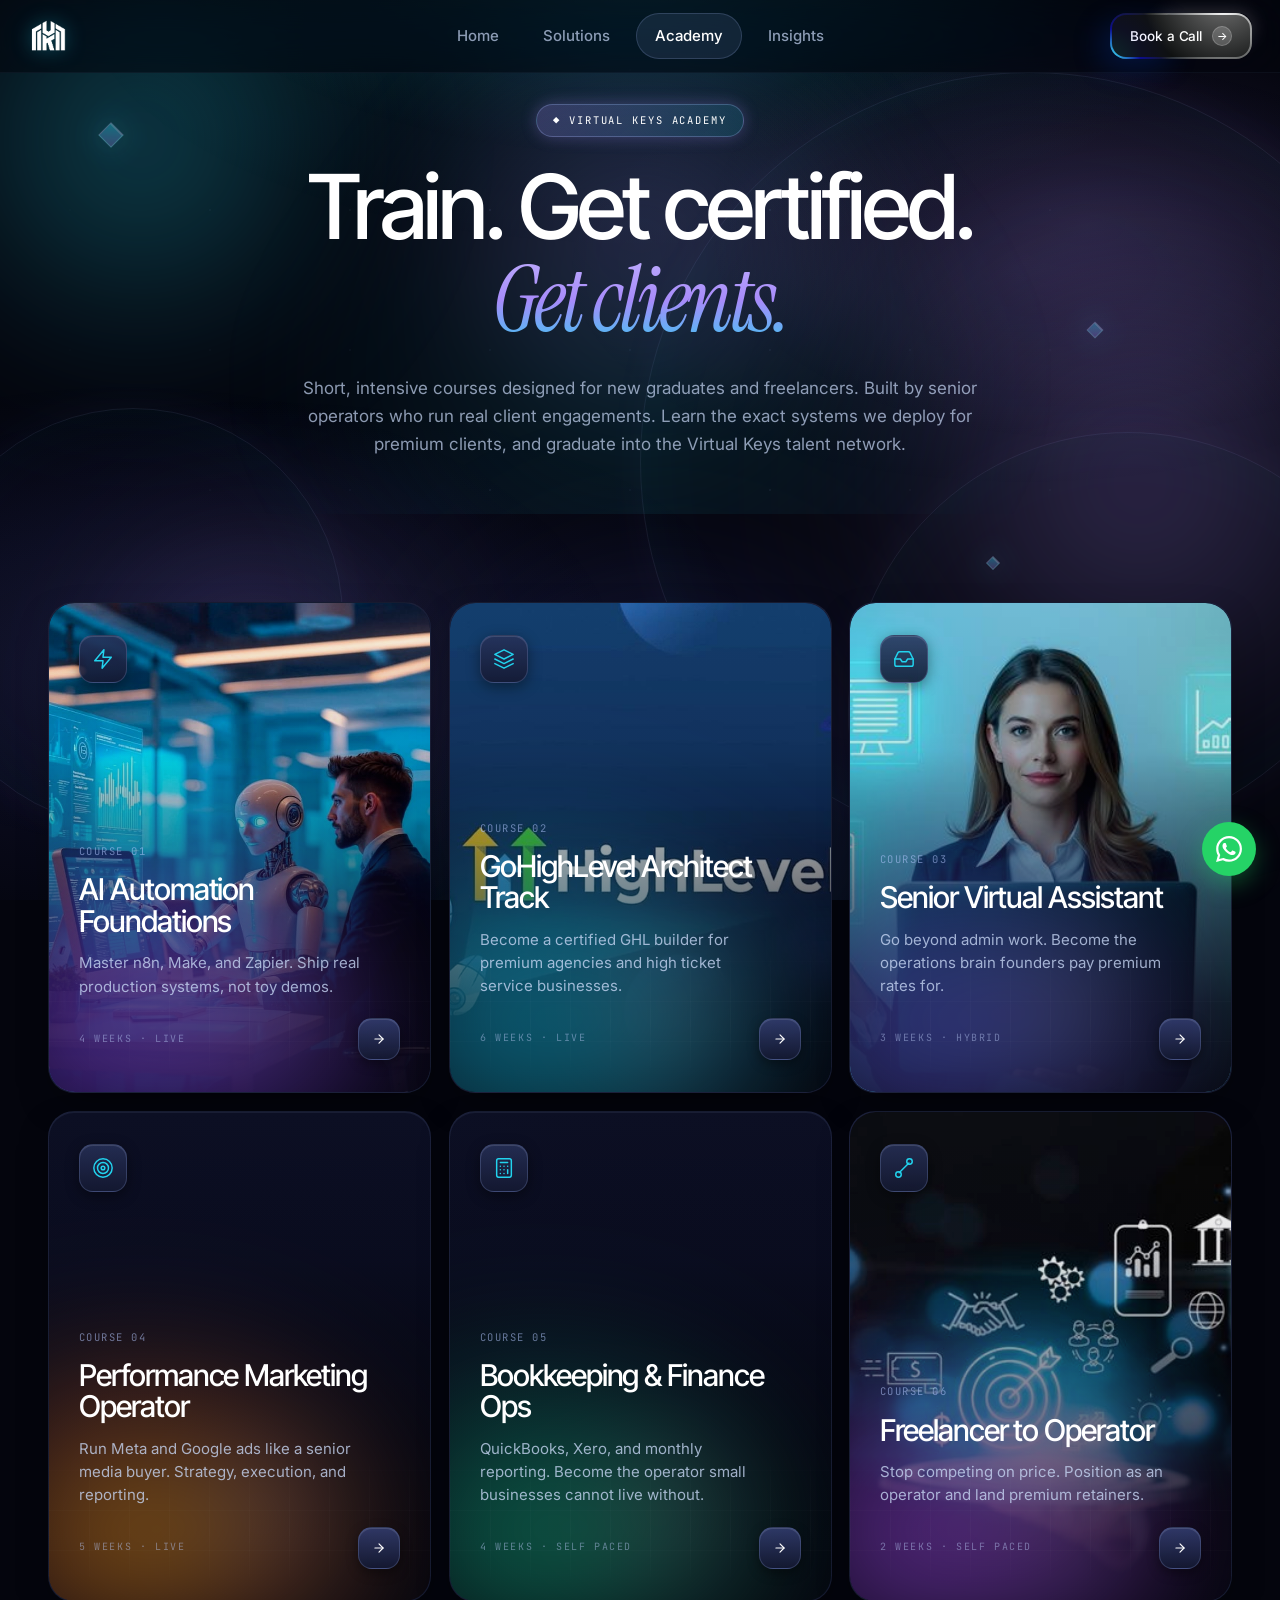
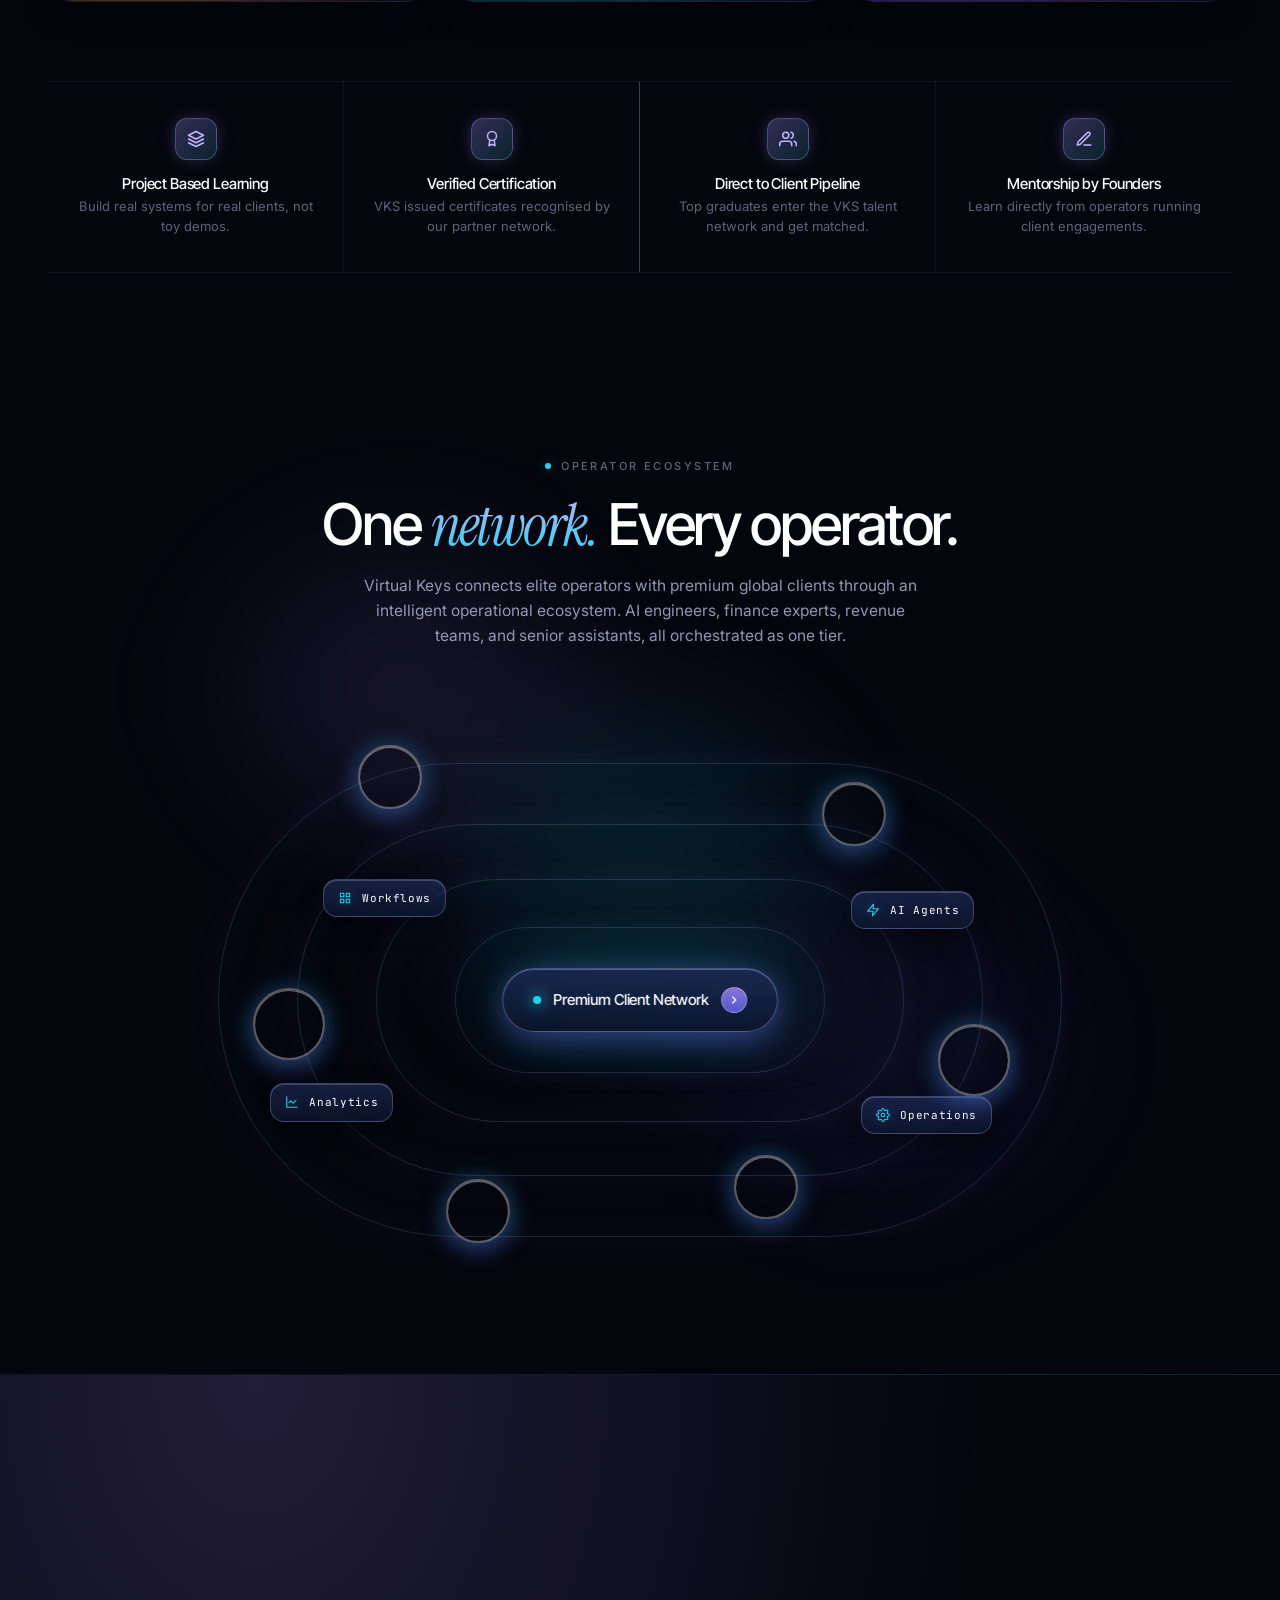
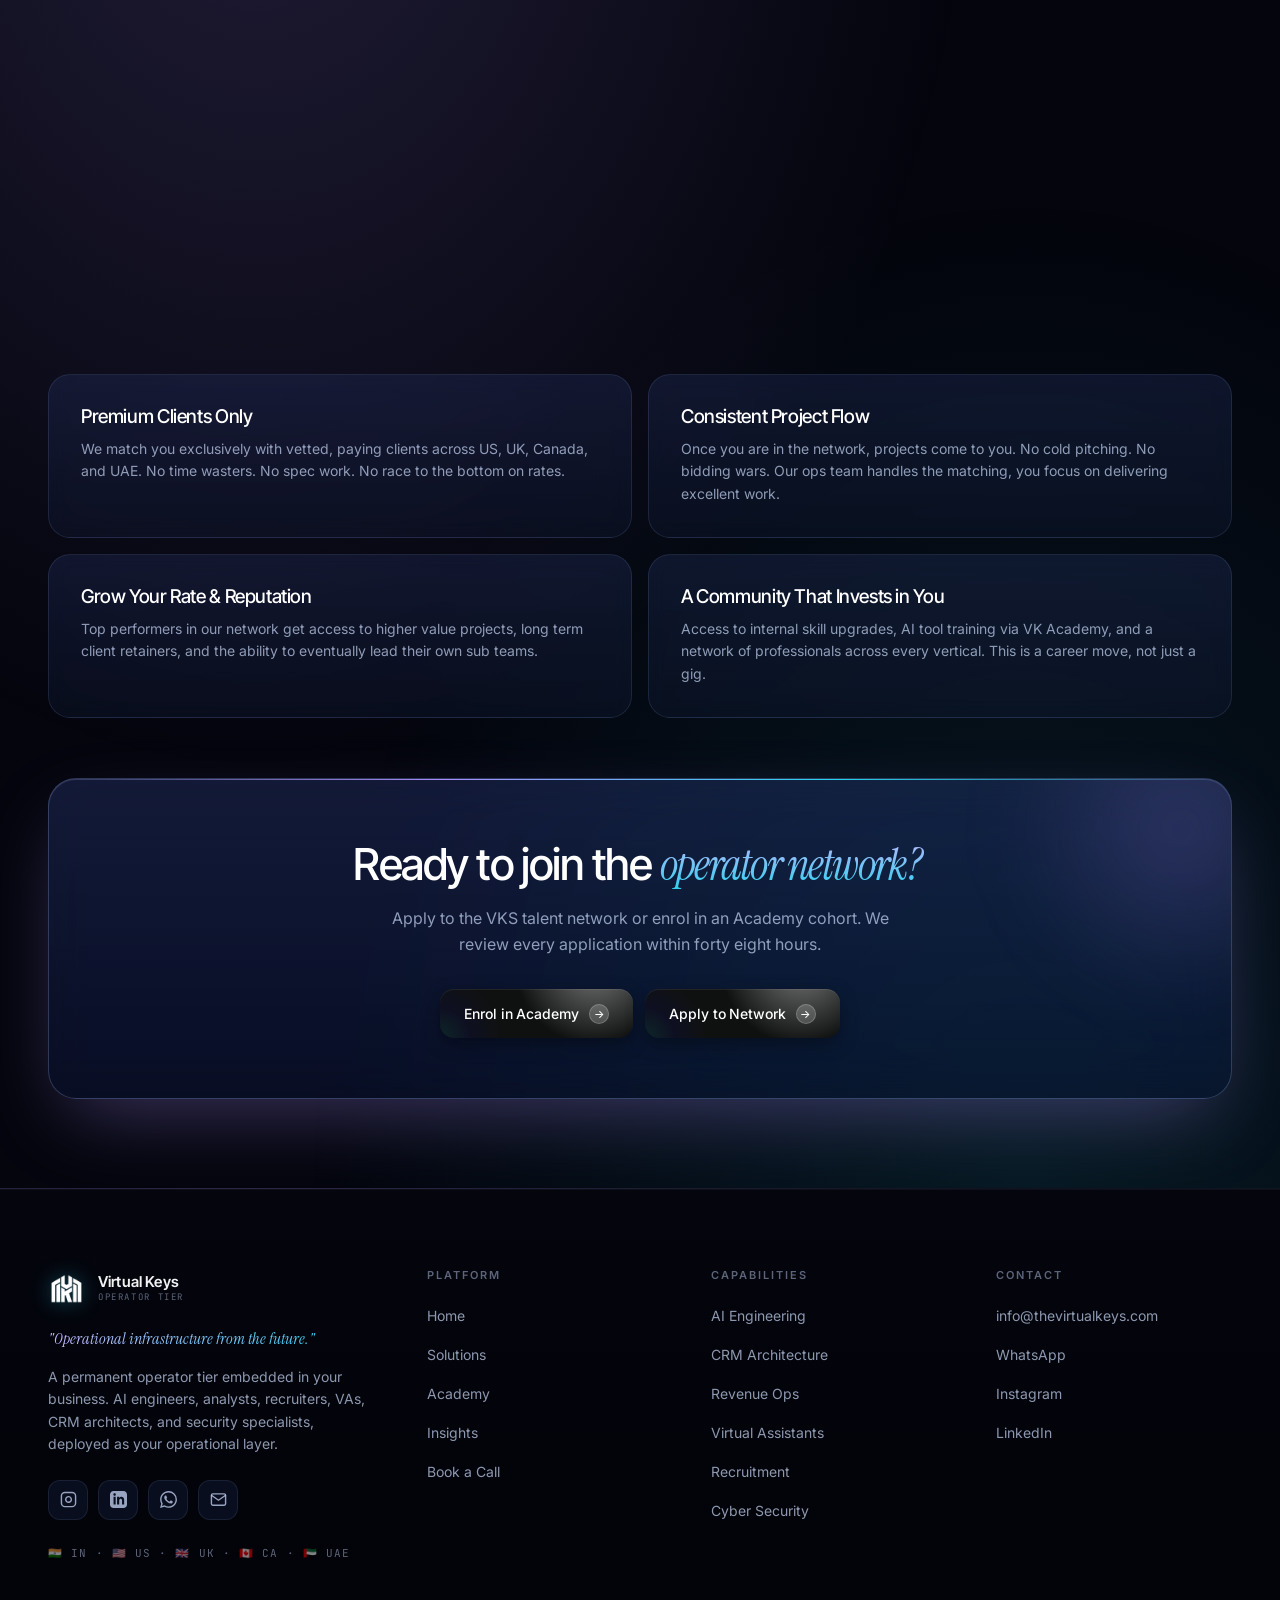
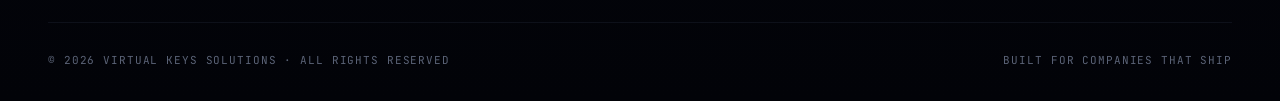
<file: academy.html>
<!doctype html>
<html lang="en">
<head>
<meta charset="utf-8" />
<meta name="viewport" content="width=device-width,initial-scale=1" />
<link rel="preconnect" href="https://fonts.googleapis.com">
<link rel="preconnect" href="https://fonts.gstatic.com" crossorigin>
<link href="https://fonts.googleapis.com/css2?family=Inter+Tight:wght@300;400;500;600;700&family=Instrument+Serif:ital@0;1&family=Inter:wght@300;400;500;600&family=JetBrains+Mono:wght@400;500&display=swap" rel="stylesheet">
<link rel="stylesheet" href="assets/mobile.css">
<script src="assets/mobile.js" defer></script>

<style>
/* ============================================================
   DESIGN SYSTEM — Operational Infrastructure From The Future
   ============================================================ */
:root{
  --font-heading: 'Inter Tight', sans-serif;
  --font-serif: 'Instrument Serif', serif;
  --font-body: 'Inter', sans-serif;
  --font-mono: 'JetBrains Mono', ui-monospace, monospace;

  --bg: #04050d;
  --bg-2: #070918;
  --bg-3: #0a0e22;
  
  --glass-1: rgba(20, 30, 60, 0.3);
  --glass-2: rgba(30, 45, 80, 0.4);
  --glass-3: rgba(40, 55, 100, 0.5);
  
  --line: rgba(120, 140, 200, 0.08);
  --line-2: rgba(140, 160, 220, 0.15);
  --line-hi: rgba(160, 180, 240, 0.28);

  --text: rgba(255,255,255,0.95);
  --text-2: rgba(200, 215, 245, 0.7);
  --text-3: rgba(180, 195, 230, 0.5);
  --text-4: rgba(160, 180, 220, 0.32);

  --cyan: #22d3ee;
  --cyan-soft: rgba(34, 211, 238, 0.4);
  --cyan-glow: rgba(34, 211, 238, 0.25);
  
  --violet: #a78bfa;
  --violet-2: #c4b5fd;
  --violet-soft: rgba(167, 139, 250, 0.4);
  --violet-glow: rgba(167, 139, 250, 0.3);
  
  --accent: #818cf8;
  --accent-2: #a5b4fc;
  --accent-glow: rgba(129, 140, 248, 0.4);
  
  --success: #34d399;
  --warning: #fbbf24;
  --info: #60a5fa;
  --danger: #f87171;

  --max: 1280px;
}

*{box-sizing:border-box;margin:0;padding:0}
html{scroll-behavior:smooth}
body{
  font-family:var(--font-body);
  background:var(--bg);
  color:var(--text);
  font-size:17px;
  line-height:1.65;
  -webkit-font-smoothing:antialiased;
  text-rendering:optimizeLegibility;
  overflow-x:hidden;
}
a{color:inherit;text-decoration:none}
img,svg{display:block;max-width:100%}
button{font:inherit;cursor:pointer;border:0;background:none;color:inherit}

h1,h2,h3,h4,h5,h6{
  font-family:var(--font-heading);
  font-weight:500;
  letter-spacing:-0.04em;
  line-height:1;
  color:#fff;
}

.container{max-width:var(--max);margin:0 auto;padding:0 28px}
.section{padding:140px 0;position:relative}
@media (max-width:768px){.section{padding:96px 0}}

.eyebrow{
  display:inline-flex;align-items:center;gap:10px;
  font-size:11px;font-weight:500;
  letter-spacing:0.22em;
  text-transform:uppercase;
  color:var(--text-3);
}
.eyebrow .dot{
  width:6px;height:6px;border-radius:50%;
  background:var(--cyan);
  box-shadow:0 0 12px var(--cyan-soft), 0 0 24px var(--cyan-glow);
  animation:dot-pulse 3s ease-in-out infinite;
}
@keyframes dot-pulse{0%,100%{opacity:1}50%{opacity:0.4}}

/* ============================================================
   ATMOSPHERIC BACKGROUND
   ============================================================ */
body::before{
  content:"";
  position:fixed;inset:0;pointer-events:none;z-index:0;
  background:
    radial-gradient(ellipse 80% 50% at 50% 0%, rgba(34, 211, 238, 0.12) 0%, transparent 55%),
    radial-gradient(ellipse 60% 40% at 80% 30%, rgba(167, 139, 250, 0.1) 0%, transparent 60%),
    radial-gradient(ellipse 60% 40% at 20% 70%, rgba(129, 140, 248, 0.08) 0%, transparent 65%),
    radial-gradient(ellipse 50% 30% at 50% 100%, rgba(34, 211, 238, 0.06) 0%, transparent 70%);
}
body::after{
  content:"";
  position:fixed;inset:0;pointer-events:none;z-index:0;
  background-image:radial-gradient(rgba(180,200,255,0.045) 1px, transparent 1px);
  background-size:48px 48px;
  opacity:0.45;
  mask-image:radial-gradient(ellipse at 50% 30%, #000 0%, transparent 75%);
  -webkit-mask-image:radial-gradient(ellipse at 50% 30%, #000 0%, transparent 75%);
}
body > *{position:relative;z-index:1}

/* ============================================================
   BUTTONS
   ============================================================ */
.btn{
  display:inline-flex;align-items:center;gap:10px;
  padding:13px 22px;
  border-radius:999px;
  font-size:14px;font-weight:500;
  letter-spacing:-0.005em;
  transition:transform .4s cubic-bezier(.2,.7,.3,1.4), box-shadow .35s ease, filter .3s ease;
  white-space:nowrap;
  border:1px solid transparent;
  position:relative;
}
.btn-primary{
  background:linear-gradient(180deg, #a5b4fc 0%, #6366f1 100%);
  color:#fff;
  border:1px solid rgba(255, 255, 255, 0.2);
  box-shadow:
    inset 0 1px 0 rgba(255, 255, 255, 0.3),
    0 4px 14px rgba(99, 102, 241, 0.4),
    0 12px 30px -6px rgba(99, 102, 241, 0.45);
}
.btn-primary::before{
  content:"";
  position:absolute;inset:-20px;border-radius:999px;
  background:radial-gradient(ellipse at center, rgba(129, 140, 248, 0.5) 0%, transparent 60%);
  z-index:-1;filter:blur(15px);opacity:0.6;transition:opacity .3s ease;
}
.btn-primary:hover{
  transform:translateY(-2px);
  filter:brightness(1.1);
  box-shadow:
    inset 0 1px 0 rgba(255, 255, 255, 0.4),
    0 6px 18px rgba(99, 102, 241, 0.6),
    0 20px 44px -8px rgba(99, 102, 241, 0.55);
}
.btn-primary:hover::before{opacity:1}
.btn-ghost{
  background:rgba(30, 40, 80, 0.4);
  border-color:rgba(140, 160, 220, 0.22);
  color:#fff;
  backdrop-filter:blur(14px) saturate(140%);
  -webkit-backdrop-filter:blur(14px) saturate(140%);
}
.btn-ghost:hover{
  background:rgba(50, 65, 120, 0.55);
  border-color:rgba(160, 180, 240, 0.4);
  transform:translateY(-1px);
  box-shadow:0 8px 24px -4px rgba(99, 102, 241, 0.3);
}
.btn .arr{
  width:22px;height:22px;border-radius:50%;
  background:rgba(255,255,255,0.18);
  display:inline-grid;place-items:center;
  transition:transform .3s ease;
  font-size:12px;
  border:1px solid rgba(255, 255, 255, 0.2);
}
.btn:hover .arr{transform:translateX(3px) rotate(-45deg)}
.btn-ghost .arr{background:rgba(255,255,255,0.06);border-color:transparent}

/* ============================================================
   NAV
   ============================================================ */
.nav{
  position:fixed;top:0;left:0;right:0;z-index:100;
  background:rgba(4, 5, 13, 0.6);
  backdrop-filter:blur(24px) saturate(160%);
  -webkit-backdrop-filter:blur(24px) saturate(160%);
  border-bottom:1px solid rgba(140, 160, 220, 0.06);
}
.nav-inner{
  max-width:1360px;margin:0 auto;padding:10px 28px;height:72px;
  display:grid;
  grid-template-columns:1fr auto 1fr;
  align-items:center;
  gap:32px;
}
.nav-inner > .brand{justify-self:start}
.nav-inner > .nav-links{justify-self:center}
.nav-inner > .nav-cta{justify-self:end;display:flex;align-items:center;gap:10px}
.nav-inner > .nav-burger{justify-self:end}
@media (max-width:880px){
  .nav-inner{grid-template-columns:auto 1fr auto;gap:16px}
  .nav-inner > .nav-cta{display:none}
}
.brand{
  display:flex;align-items:center;gap:12px;
  font-family:var(--font-heading);font-weight:600;font-size:15px;letter-spacing:0.01em;
}
.brand img{
  width:38px;height:38px;object-fit:contain;
  filter:drop-shadow(0 0 10px rgba(34, 211, 238, 0.35));
}
.brand-text{display:flex;flex-direction:column;line-height:1.1}
.brand-text small{
  font-family:var(--font-mono);
  font-size:9px;color:var(--text-3);
  letter-spacing:0.18em;text-transform:uppercase;
  font-weight:400;margin-top:2px;
}
.nav-links{display:flex;gap:8px;align-items:center}
.nav-links a{
  padding:10px 18px;border-radius:999px;font-size:15px;font-weight:500;color:var(--text-2);
  transition:color .25s ease, background .25s ease;
}
.nav-links a:hover{color:#fff;background:rgba(255,255,255,0.04)}
.nav-links a.active{
  color:#fff;
  background:rgba(140, 160, 220, 0.12);
  border:1px solid rgba(160, 180, 240, 0.2);
}
.nav-cta{display:flex;align-items:center;gap:10px}
.nav-cta .btn{padding:11px 20px;font-size:14.5px}
@media (max-width:880px){.nav-links{display:none}}
@media (max-width:560px){.brand-text small{display:none}}

/* ============================================================
   REVEAL
   ============================================================ */
.reveal{opacity:0;transform:translateY(28px);transition:opacity 1s cubic-bezier(.2,.6,.2,1), transform 1s cubic-bezier(.2,.6,.2,1)}
.reveal.in{opacity:1;transform:translateY(0)}

::selection{background:var(--violet);color:#fff}
.divider{
  width:100%;height:1px;
  background:linear-gradient(90deg, transparent, rgba(140, 160, 220, 0.15), transparent);
}

/* ============================================================
   SECTION HEAD
   ============================================================ */
.section-head{max-width:800px;margin:0 auto 72px;text-align:center}
.section-head .eyebrow{margin-bottom:24px}
.section-head h2{
  font-size:clamp(36px,5vw,72px);
  font-weight:500;letter-spacing:-0.045em;line-height:1.02;
}
.section-head h2 .italic{
  font-family:var(--font-serif);font-style:italic;font-weight:400;
  background:linear-gradient(180deg, var(--violet-2) 0%, var(--violet) 50%, var(--cyan) 100%);
  -webkit-background-clip:text;background-clip:text;color:transparent;
  letter-spacing:-0.015em;
}
.section-head p{
  margin-top:24px;font-size:17px;color:var(--text-2);line-height:1.6;
  max-width:620px;margin-left:auto;margin-right:auto;
}

/* ============================================================
   IMMERSIVE FLIP CARD SYSTEM
   ============================================================ */
.imm-grid{
  display:grid;
  gap:20px;
  perspective:1800px;
}
.imm-grid.cols-3{grid-template-columns:repeat(3, 1fr)}
.imm-grid.cols-2{grid-template-columns:repeat(2, 1fr)}
@media (max-width:920px){
  .imm-grid.cols-3{grid-template-columns:repeat(2, 1fr)}
}
@media (max-width:600px){
  .imm-grid.cols-3, .imm-grid.cols-2{grid-template-columns:1fr}
}

.imm-card{
  position:relative;
  aspect-ratio:4/5;
  border-radius:26px;
  cursor:pointer;
  transform-style:preserve-3d;
  transition:transform 0.9s cubic-bezier(.2,.7,.3,1.2);
  background:transparent;
}
.imm-card.is-flipped{transform:rotateY(180deg)}

.imm-face{
  position:absolute;
  inset:0;
  border-radius:26px;
  overflow:hidden;
  backface-visibility:hidden;
  -webkit-backface-visibility:hidden;
  background:linear-gradient(180deg, #0c0f24 0%, #060818 100%);
  border:1px solid rgba(140, 160, 220, 0.12);
  box-shadow:
    inset 0 1px 0 rgba(180, 200, 255, 0.08),
    0 14px 40px -16px rgba(0, 0, 0, 0.6);
  transition:border-color .4s ease, box-shadow .4s ease;
}
.imm-card:hover .imm-face{
  border-color:rgba(160, 180, 240, 0.3);
  box-shadow:
    inset 0 1px 0 rgba(180, 200, 255, 0.18),
    0 20px 50px -16px rgba(99, 102, 241, 0.35);
}

/* Atmospheric aura inside card */
.imm-aura{
  position:absolute;
  bottom:-10%;left:-15%;
  width:130%;height:80%;
  pointer-events:none;
  filter:blur(50px);
  opacity:0.85;
  transition:opacity .6s ease, transform .8s ease;
}
.imm-card:hover .imm-aura{
  opacity:1;
  transform:scale(1.05) translateY(-5%);
}

/* Front face content layout */
.imm-front{
  display:flex;flex-direction:column;
  padding:32px 30px;
  position:relative;
  z-index:2;
  height:100%;
}
.imm-icon{
  width:48px;height:48px;border-radius:14px;
  background:linear-gradient(180deg, rgba(40, 50, 90, 0.85), rgba(20, 25, 50, 0.9));
  border:1px solid rgba(140, 160, 220, 0.25);
  display:grid;place-items:center;
  color:var(--cyan);
  box-shadow:
    inset 0 1px 0 rgba(255, 255, 255, 0.12),
    0 4px 14px rgba(0, 0, 0, 0.4);
  backdrop-filter:blur(10px);
  -webkit-backdrop-filter:blur(10px);
}
.imm-icon svg{width:22px;height:22px;stroke-width:1.6}

.imm-front-spacer{flex:1}

.imm-num{
  font-family:var(--font-mono);
  font-size:10.5px;color:rgba(180, 200, 255, 0.55);
  letter-spacing:0.14em;
  margin-bottom:14px;
  text-transform:uppercase;
}
.imm-title{
  font-family:var(--font-heading);
  font-size:30px;font-weight:500;
  letter-spacing:-0.035em;
  line-height:1.05;
  color:#fff;
  margin-bottom:14px;
}
.imm-hook{
  font-size:15px;color:rgba(200, 215, 245, 0.78);
  line-height:1.55;
  margin-bottom:20px;
  max-width:90%;
}

.imm-cta{
  display:flex;justify-content:space-between;align-items:center;
}
.imm-meta{
  font-family:var(--font-mono);
  font-size:10px;letter-spacing:0.16em;text-transform:uppercase;
  color:rgba(180, 195, 240, 0.5);
}
.imm-flip-btn{
  width:42px;height:42px;border-radius:14px;
  background:linear-gradient(180deg, rgba(50, 60, 110, 0.9), rgba(20, 25, 50, 0.95));
  border:1px solid rgba(140, 160, 220, 0.25);
  display:grid;place-items:center;
  color:#fff;
  transition:all .35s ease;
  box-shadow:
    inset 0 1px 0 rgba(255, 255, 255, 0.12),
    0 4px 12px rgba(0, 0, 0, 0.4);
}
.imm-card:hover .imm-flip-btn{
  background:linear-gradient(180deg, var(--violet) 0%, var(--accent) 100%);
  border-color:rgba(255, 255, 255, 0.3);
  box-shadow:
    inset 0 1px 0 rgba(255, 255, 255, 0.25),
    0 0 24px var(--violet-glow),
    0 6px 16px rgba(0, 0, 0, 0.4);
}
.imm-flip-btn svg{width:14px;height:14px;transition:transform .3s ease}
.imm-card:hover .imm-flip-btn svg{transform:translateX(2px)}

/* Back face */
.imm-back{
  transform:rotateY(180deg);
  display:flex;flex-direction:column;
  padding:32px 30px;
  position:relative;
  z-index:2;
  background:linear-gradient(180deg, #0d1126 0%, #050616 100%);
}
.imm-back .imm-icon{margin-bottom:18px}
.imm-back-title{
  font-family:var(--font-heading);
  font-size:22px;font-weight:500;
  letter-spacing:-0.025em;
  line-height:1.1;color:#fff;
  margin-bottom:18px;
}
.imm-back ul{
  list-style:none;
  display:flex;flex-direction:column;gap:10px;
  flex:1;overflow-y:auto;
}
.imm-back ul li{
  font-size:13.5px;
  color:rgba(200, 215, 245, 0.78);
  line-height:1.45;
  padding-left:16px;
  position:relative;
}
.imm-back ul li::before{
  content:"";
  position:absolute;left:0;top:8px;
  width:5px;height:5px;border-radius:50%;
  background:var(--cyan);
  box-shadow:0 0 6px var(--cyan-glow);
}
.imm-back-tools{
  margin-top:18px;padding-top:14px;
  border-top:1px solid rgba(140, 160, 220, 0.1);
  font-size:11px;color:rgba(180, 195, 240, 0.6);
  letter-spacing:0.02em;
}
.imm-back-tools strong{
  display:block;
  color:rgba(165, 180, 252, 0.85);
  font-family:var(--font-mono);
  font-size:10px;font-weight:500;
  text-transform:uppercase;letter-spacing:0.14em;
  margin-bottom:6px;
}
.imm-back .imm-flip-btn{
  background:linear-gradient(180deg, rgba(50, 60, 110, 0.9), rgba(20, 25, 50, 0.95));
}
.imm-card.is-flipped:hover .imm-flip-btn{
  background:linear-gradient(180deg, var(--cyan) 0%, var(--violet) 100%);
}
.imm-back .imm-flip-btn svg{transform:scaleX(-1)}

/* Aura color variants */
.aura-violet{background:radial-gradient(ellipse at 30% 70%, #8b5cf6 0%, #5b21b6 25%, transparent 60%)}
.aura-blue{background:radial-gradient(ellipse at 30% 70%, #3b82f6 0%, #1e3a8a 30%, transparent 60%)}
.aura-cyan{background:radial-gradient(ellipse at 30% 70%, #06b6d4 0%, #0e7490 30%, transparent 60%)}
.aura-pink{background:radial-gradient(ellipse at 30% 70%, #ec4899 0%, #831843 30%, transparent 60%)}
.aura-amber{background:radial-gradient(ellipse at 30% 70%, #f59e0b 0%, #78350f 30%, transparent 60%)}
.aura-emerald{background:radial-gradient(ellipse at 30% 70%, #10b981 0%, #064e3b 30%, transparent 60%)}
.aura-rose{background:radial-gradient(ellipse at 30% 70%, #f43f5e 0%, #881337 30%, transparent 60%)}
.aura-indigo{background:radial-gradient(ellipse at 30% 70%, #6366f1 0%, #312e81 30%, transparent 60%)}
.aura-teal{background:radial-gradient(ellipse at 30% 70%, #14b8a6 0%, #134e4a 30%, transparent 60%)}
.aura-purple{background:radial-gradient(ellipse at 30% 70%, #a855f7 0%, #581c87 30%, transparent 60%)}
.aura-fuchsia{background:radial-gradient(ellipse at 30% 70%, #d946ef 0%, #701a75 30%, transparent 60%)}
.aura-sky{background:radial-gradient(ellipse at 30% 70%, #0ea5e9 0%, #0c4a6e 30%, transparent 60%)}

/* Highlight white spot like Heartbeat reference */
.imm-aura::after{
  content:"";
  position:absolute;
  bottom:5%;right:15%;
  width:60%;height:60%;
  border-radius:50%;
  background:radial-gradient(circle at center, rgba(255, 255, 255, 0.85) 0%, rgba(255, 255, 255, 0.2) 25%, transparent 55%);
  filter:blur(20px);
  opacity:0.6;
}

/* Subtle grid pattern overlay */
.imm-face::before{
  content:"";
  position:absolute;
  bottom:0;left:0;right:0;
  height:35%;
  background-image:
    linear-gradient(rgba(255,255,255,0.04) 1px, transparent 1px),
    linear-gradient(90deg, rgba(255,255,255,0.04) 1px, transparent 1px);
  background-size:40px 40px;
  mask-image:linear-gradient(180deg, transparent 0%, #000 60%, transparent 100%);
  -webkit-mask-image:linear-gradient(180deg, transparent 0%, #000 60%, transparent 100%);
  pointer-events:none;
  opacity:0.6;
}

/* ============================================================
   FLOATING WHATSAPP
   ============================================================ */
.wa-float{
  position:fixed;bottom:24px;right:24px;z-index:99;
  width:54px;height:54px;border-radius:50%;
  background:#25d366;
  display:grid;place-items:center;color:#fff;
  box-shadow:0 8px 24px rgba(37,211,102,0.35);
  transition:transform .25s ease;
  animation:wa-pulse 2.5s ease-in-out infinite;
}
.wa-float:hover{transform:scale(1.08)}
.wa-float svg{width:26px;height:26px}
@keyframes wa-pulse{
  0%,100%{box-shadow:0 8px 24px rgba(37,211,102,0.3), 0 0 0 0 rgba(37,211,102,0.4)}
  50%{box-shadow:0 8px 24px rgba(37,211,102,0.4), 0 0 0 12px rgba(37,211,102,0)}
}

/* ============================================================
   FOOTER
   ============================================================ */
.footer{
  background:linear-gradient(180deg, #04050d 0%, #020308 100%);
  border-top:1px solid rgba(140, 160, 220, 0.08);
  padding:80px 0 32px;
  position:relative;
}
.footer-top{
  display:grid;grid-template-columns:1.4fr 1fr 1fr 1fr;gap:48px;
  margin-bottom:60px;
}
@media (max-width:780px){.footer-top{grid-template-columns:1fr 1fr;gap:32px}}
@media (max-width:480px){.footer-top{grid-template-columns:1fr}}
.footer-brand .brand{margin-bottom:18px}
.footer-tag{
  font-family:var(--font-serif);
  font-size:16px;
  background:linear-gradient(90deg, var(--violet-2), var(--cyan));
  -webkit-background-clip:text;background-clip:text;color:transparent;
  font-style:italic;
  margin-bottom:14px;
}
.footer-blurb{
  font-size:14px;color:var(--text-2);line-height:1.6;max-width:340px;
  margin-bottom:24px;
}
.footer-socials{
  display:flex;flex-wrap:wrap;gap:10px;margin-bottom:24px;
}
.footer-socials a{
  width:40px;height:40px;border-radius:12px;
  background:rgba(20, 30, 60, 0.4);
  border:1px solid rgba(140, 160, 220, 0.12);
  display:inline-flex;align-items:center;justify-content:center;
  color:rgba(200, 215, 245, 0.75);
  transition:all .25s ease;flex-shrink:0;
}
.footer-socials a:hover{
  background:rgba(40, 55, 100, 0.5);
  border-color:rgba(160, 180, 240, 0.3);
  color:#fff;
  transform:translateY(-2px);
  box-shadow:0 8px 18px -6px var(--accent-glow);
}
.footer-socials a svg{width:17px;height:17px;display:block;fill:currentColor;flex-shrink:0}
.footer-socials a svg[stroke]{fill:none;stroke:currentColor}
.footer-flags{
  font-family:var(--font-mono);
  font-size:11px;letter-spacing:0.1em;color:var(--text-3);
}
.footer h5{
  font-family:var(--font-body);
  font-size:11px;font-weight:600;
  letter-spacing:0.18em;text-transform:uppercase;
  color:var(--text-3);
  margin-bottom:20px;
}
.footer ul{list-style:none;display:flex;flex-direction:column;gap:11px}
.footer ul a{font-size:14px;color:var(--text-2);transition:color .2s}
.footer ul a:hover{color:#fff}
.footer-bottom{
  border-top:1px solid rgba(140, 160, 220, 0.08);padding-top:28px;
  display:flex;justify-content:space-between;flex-wrap:wrap;gap:18px;
  font-size:11px;color:var(--text-3);
  font-family:var(--font-mono);letter-spacing:0.08em;text-transform:uppercase;
}
</style>
<title>Academy · Virtual Keys Solutions</title>
<meta name="description" content="VK Academy: short intensive courses for graduates and freelancers. Train, get certified, and graduate into the Virtual Keys talent network." />

<style>
.page-hero{
  position:relative;
  padding:120px 0 80px;
  text-align:center;
  isolation:isolate;overflow:hidden;
}
.page-hero::before{
  content:"";
  position:absolute;top:-100px;left:50%;
  transform:translateX(-50%);
  width:1200px;height:800px;
  pointer-events:none;z-index:-1;
  background:
    radial-gradient(ellipse 40% 50% at 50% 40%, rgba(167, 139, 250, 0.2) 0%, transparent 55%),
    radial-gradient(ellipse 50% 60% at 50% 60%, rgba(34, 211, 238, 0.12) 0%, transparent 65%);
  filter:blur(40px);
  animation:hero-breathe 8s ease-in-out infinite;
}
@keyframes hero-breathe{
  0%,100%{opacity:0.9;transform:translateX(-50%) scale(1)}
  50%{opacity:1;transform:translateX(-50%) scale(1.05)}
}
.academy-badge{
  display:inline-flex;align-items:center;gap:8px;
  padding:7px 16px;border-radius:999px;
  background:linear-gradient(135deg, rgba(167, 139, 250, 0.25), rgba(34, 211, 238, 0.15));
  border:1px solid rgba(160, 180, 240, 0.3);
  font-family:var(--font-mono);
  font-size:10.5px;letter-spacing:0.18em;
  text-transform:uppercase;color:#fff;
  margin-bottom:24px;
  box-shadow:0 0 16px rgba(167, 139, 250, 0.3);
}
.page-hero h1{
  font-size:clamp(48px, 7vw, 96px);
  font-weight:500;letter-spacing:-0.045em;line-height:1.02;
  max-width:1000px;margin:0 auto;
}
.page-hero h1 .italic{
  font-family:var(--font-serif);font-style:italic;font-weight:400;
  background:linear-gradient(180deg, var(--violet-2) 0%, var(--violet) 50%, var(--cyan) 100%);
  -webkit-background-clip:text;background-clip:text;color:transparent;
}
.page-hero p.lead{
  margin:28px auto 0;
  max-width:680px;font-size:17px;line-height:1.65;color:var(--text-2);
}

.academy-features{
  display:grid;grid-template-columns:repeat(4,1fr);gap:0;
  margin-top:80px;
  border-top:1px solid rgba(140, 160, 220, 0.1);
  border-bottom:1px solid rgba(140, 160, 220, 0.1);
}
@media (max-width:760px){.academy-features{grid-template-columns:repeat(2,1fr)}}
.af{
  padding:36px 24px;text-align:center;
  border-right:1px solid rgba(140, 160, 220, 0.08);
}
.af:last-child{border-right:none}
@media (max-width:760px){
  .af{border-bottom:1px solid rgba(140, 160, 220, 0.08)}
  .af:nth-child(odd){border-right:1px solid rgba(140, 160, 220, 0.08)}
  .af:nth-child(even){border-right:none}
  .af:nth-last-child(-n+2){border-bottom:none}
}
.af .ico{
  width:42px;height:42px;border-radius:12px;
  background:linear-gradient(135deg, rgba(167, 139, 250, 0.3), rgba(34, 211, 238, 0.15));
  border:1px solid rgba(160, 180, 240, 0.3);
  display:grid;place-items:center;
  margin:0 auto 16px;
  box-shadow:0 0 16px rgba(167, 139, 250, 0.25);
}
.af .ico svg{width:18px;height:18px;color:var(--violet-2)}
.af h5{font-family:var(--font-heading);font-size:15px;font-weight:500;margin-bottom:6px;letter-spacing:-0.01em;color:#fff}
.af p{font-size:13px;color:var(--text-3);line-height:1.5}

.freelancer-section{
  background:
    radial-gradient(ellipse at 20% 0%, rgba(167, 139, 250, 0.18), transparent 50%),
    radial-gradient(ellipse at 80% 100%, rgba(34, 211, 238, 0.1), transparent 50%);
  border-top:1px solid rgba(140, 160, 220, 0.1);
  border-bottom:1px solid rgba(140, 160, 220, 0.1);
}
.fl-stats{
  display:grid;grid-template-columns:repeat(4,1fr);gap:14px;margin-top:48px;
}
@media (max-width:760px){.fl-stats{grid-template-columns:repeat(2,1fr)}}
.fl-stat{
  background:linear-gradient(180deg, rgba(40, 55, 110, 0.3) 0%, rgba(15, 25, 50, 0.4) 100%);
  border:1px solid rgba(140, 160, 220, 0.15);
  border-radius:18px;padding:24px 20px;text-align:center;
  backdrop-filter:blur(10px);
}
.fl-stat .n{
  font-family:var(--font-heading);
  font-size:36px;font-weight:500;letter-spacing:-0.035em;
  background:linear-gradient(180deg, #fff, var(--violet));
  -webkit-background-clip:text;background-clip:text;color:transparent;
  line-height:1;
}
.fl-stat .l{
  margin-top:8px;font-size:10.5px;letter-spacing:0.16em;text-transform:uppercase;color:var(--text-3);
}
.benefits{
  display:grid;grid-template-columns:repeat(2,1fr);gap:16px;margin-top:60px;
}
@media (max-width:760px){.benefits{grid-template-columns:1fr}}
.benefit{
  padding:32px;
  background:linear-gradient(180deg, rgba(40, 55, 110, 0.3) 0%, rgba(15, 25, 50, 0.4) 100%);
  border:1px solid rgba(140, 160, 220, 0.15);
  border-radius:22px;
  transition:all .35s ease;
  backdrop-filter:blur(10px);
}
.benefit:hover{
  background:linear-gradient(180deg, rgba(60, 75, 140, 0.4) 0%, rgba(25, 35, 70, 0.5) 100%);
  border-color:rgba(160, 180, 240, 0.3);
  transform:translateY(-3px);
}
.benefit h4{font-size:19px;letter-spacing:-0.02em;margin-bottom:12px;font-weight:500;color:#fff}
.benefit p{font-size:14px;color:var(--text-2);line-height:1.6}

.cta-banner{
  margin-top:60px;padding:60px 48px;
  background:linear-gradient(180deg, rgba(50, 65, 130, 0.35) 0%, rgba(15, 25, 60, 0.45) 100%);
  border:1px solid rgba(160, 180, 240, 0.25);
  border-radius:28px;text-align:center;
  backdrop-filter:blur(24px) saturate(160%);
  -webkit-backdrop-filter:blur(24px) saturate(160%);
  position:relative;overflow:hidden;
  box-shadow:
    inset 0 1px 0 rgba(180, 200, 255, 0.15),
    0 30px 80px -20px rgba(167, 139, 250, 0.35);
}
.cta-banner::before{
  content:"";
  position:absolute;top:0;left:0;right:0;height:1px;
  background:linear-gradient(90deg, transparent, var(--violet), var(--cyan), transparent);
}
.cta-banner::after{
  content:"";
  position:absolute;top:-150px;right:-150px;
  width:400px;height:400px;border-radius:50%;
  background:radial-gradient(circle, rgba(167, 139, 250, 0.2) 0%, transparent 60%);
  filter:blur(40px);pointer-events:none;
}
.cta-banner h3{
  font-size:clamp(28px, 3.5vw, 44px);
  font-weight:500;letter-spacing:-0.035em;line-height:1.18;margin-bottom:14px;
  padding:0 0.2em;
  text-wrap:balance;
}
.cta-banner h3 .italic{
  font-family:var(--font-serif);font-style:italic;font-weight:400;
  background:linear-gradient(180deg, var(--violet-2), var(--cyan));
  -webkit-background-clip:text;background-clip:text;color:transparent;
  /* Italic serif glyphs (especially the ? mark) extend past their advance width.
     Give the span breathing room so it isn't clipped by .cta-banner overflow. */
  padding-right:0.18em;
  margin-right:-0.06em;
}
.cta-banner p{color:var(--text-2);font-size:16px;max-width:520px;margin:0 auto 32px;line-height:1.6}
.cta-banner .actions{display:inline-flex;gap:12px;flex-wrap:wrap;justify-content:center;position:relative}

/* Premium tilt + glow for .imm-card */
.imm-card{
  --rotX: 0deg;
  --rotY: 0deg;
  --mouseX: 50%;
  --mouseY: 50%;
  --lift: 0px;
  transition:transform 0.6s cubic-bezier(0.16, 1, 0.3, 1), box-shadow 0.6s ease;
}
.imm-card:not(.is-flipped){
  transform:perspective(1200px) rotateX(var(--rotX)) rotateY(var(--rotY)) translateY(var(--lift));
}
.imm-card::before{
  content:"";
  position:absolute;inset:-30px;border-radius:30px;
  background:radial-gradient(ellipse at var(--mouseX) var(--mouseY),
    rgba(129, 140, 248, 0.25), rgba(167, 139, 250, 0.12) 35%, transparent 65%);
  filter:blur(40px);opacity:0;z-index:-1;
  transition:opacity 0.7s ease;pointer-events:none;
}
.imm-card:hover::before{opacity:0.85}
.imm-card .imm-face::after{
  content:"";position:absolute;inset:0;
  background:radial-gradient(circle 250px at var(--mouseX) var(--mouseY),
    rgba(255, 255, 255, 0.07), transparent 60%);
  opacity:0;transition:opacity 0.5s ease;pointer-events:none;
  z-index:1;border-radius:inherit;
}
.imm-card:hover .imm-face::after{opacity:1}
.imm-card .imm-icon{transition:transform 0.5s cubic-bezier(0.16, 1, 0.3, 1), box-shadow 0.5s ease}
.imm-card:hover:not(.is-flipped) .imm-icon{
  transform:scale(1.06);
  box-shadow:inset 0 1px 0 rgba(255, 255, 255, 0.18), 0 8px 20px rgba(167, 139, 250, 0.35);
}
.imm-card .imm-title{transition:letter-spacing 0.5s ease}
.imm-card:hover:not(.is-flipped) .imm-title{letter-spacing:-0.038em}
.imm-card:hover .imm-face{
  border-color:rgba(180, 195, 255, 0.4);
  box-shadow:inset 0 1px 0 rgba(180, 200, 255, 0.22), 0 28px 70px -18px rgba(99, 102, 241, 0.45), 0 0 0 1px rgba(167, 139, 250, 0.18);
}
@media (hover: none){
  .imm-card{--rotX:0deg !important;--rotY:0deg !important;--lift:0px !important}
}

/* Card stock images */
.imm-photo{position:absolute;inset:0;border-radius:inherit;overflow:hidden;pointer-events:none;z-index:0}
.imm-photo img{
  width:100%;height:100%;object-fit:cover;display:block;
  filter:saturate(1.02) brightness(1) contrast(1.04);
  transform:scale(1.02);
  transition:transform 1.4s cubic-bezier(0.22, 1, 0.36, 1), filter 0.8s ease;
}
.imm-card:hover:not(.is-flipped) .imm-photo img{
  transform:scale(1.08);filter:saturate(1.1) brightness(1.05) contrast(1.05);
}
.imm-photo-overlay{
  position:absolute;inset:0;pointer-events:none;
  background:linear-gradient(180deg,
    rgba(4, 5, 13, 0.02) 0%,
    rgba(4, 5, 13, 0.10) 30%,
    rgba(4, 5, 13, 0.55) 58%,
    rgba(4, 5, 13, 0.88) 82%,
    rgba(4, 5, 13, 0.97) 100%);
}
.imm-photo + .imm-aura{z-index:1;mix-blend-mode:screen;opacity:0.5}
.imm-card:hover:not(.is-flipped) .imm-photo + .imm-aura{opacity:0.7}
.imm-face::before{z-index:2}
.imm-front{z-index:3}

/* ============================================================
   RESPONSIVE GRID FIX — viewport-safe, auto-fit, clamp sizing
   Overrides earlier grid rules via cascade (no visuals changed)
   ============================================================ */

/* Global overflow + box-sizing safety */
html, body{
  overflow-x:hidden;
  max-width:100%;
}
*, *::before, *::after{
  box-sizing:border-box;
}

/* Main container: fluid, viewport-safe, premium spacing */
.container{
  width:100%;
  max-width:1400px;
  margin-left:auto;
  margin-right:auto;
  padding-inline:clamp(16px, 4vw, 48px);
}

/* ----- Home page: static pillar cards ----- */
.home-pillars{
  display:grid;
  grid-template-columns:repeat(auto-fit, minmax(280px, 1fr));
  gap:clamp(16px, 2vw, 24px);
  width:100%;
  max-width:1200px;
  margin-left:auto;
  margin-right:auto;
}
.home-pillar{
  width:100%;
  min-width:0; /* allow shrinking inside grid track */
}

/* ----- Solutions + Academy: immersive flip cards ----- */
.imm-grid{
  display:grid !important;
  gap:clamp(16px, 2vw, 24px) !important;
  width:100%;
}
.imm-grid.cols-3,
.imm-grid.cols-2{
  grid-template-columns:repeat(auto-fit, minmax(280px, 1fr)) !important;
}
/* On very wide screens, cap to 3 columns so cards don't get tiny */
@media (min-width:1180px){
  .imm-grid.cols-3{
    grid-template-columns:repeat(3, minmax(0, 1fr)) !important;
  }
  .imm-grid.cols-2{
    grid-template-columns:repeat(2, minmax(0, 1fr)) !important;
  }
}

.imm-card{
  width:100%;
  min-width:0;
  aspect-ratio:0.78;
  min-height:480px;
}
@media (max-width:560px){
  .imm-card{
    min-height:440px;
  }
}

/* ----- Other grids that might overflow on small screens ----- */
.kpi-row,
.testi-grid,
.proof-grid,
.phases,
.academy-features,
.fl-stats,
.benefits,
.founders-mini,
.preview-grid,
.dash-bottom,
.dash-body,
.footer-top{
  width:100%;
  min-width:0;
}
.kpi-row > *,
.testi-grid > *,
.phases > *,
.preview-grid > *,
.founders-mini > *,
.benefits > *,
.fl-stats > *,
.footer-top > *{
  min-width:0;
}

/* Section + hero never push horizontal */
.section, .hero, .page-hero, .dashboard-section, .proof,
.freelancer-section, .cta-final, .footer{
  width:100%;
  overflow-x:clip;
}

/* Dashboard wrap: keep inside viewport on smaller screens */
.dashboard-wrap{
  max-width:min(1200px, 100%);
  width:100%;
}

/* Prevent images from forcing card overflow */
.imm-photo, .imm-photo img, .home-pillar-image, .home-pillar-image img{
  max-width:100%;
}

/* ============================================================
   POLISH PASS · smoother card motion
   ============================================================ */
.imm-card{
  transition:transform 0.9s cubic-bezier(0.22, 1, 0.36, 1) !important;
}
.reveal{
  transition:opacity 1.2s cubic-bezier(0.22, 1, 0.36, 1),
             transform 1.2s cubic-bezier(0.22, 1, 0.36, 1);
}

/* ============================================================
   3D ELEMENTAL BACKGROUND — floating geometry, brand-matched
   ============================================================ */
.vk-scene{
  position:fixed;
  inset:0;
  z-index:-1;
  pointer-events:none;
  overflow:hidden;
  isolation:isolate;
}
.vk-scene::before{
  content:"";
  position:absolute;inset:0;
  background-image:
    radial-gradient(rgba(180,200,255,0.06) 1px, transparent 1.4px),
    radial-gradient(rgba(140,160,220,0.04) 1px, transparent 1.4px);
  background-size:140px 140px, 280px 280px;
  background-position:0 0, 70px 70px;
  mask-image:radial-gradient(ellipse at 50% 25%, #000 0%, transparent 75%);
  -webkit-mask-image:radial-gradient(ellipse at 50% 25%, #000 0%, transparent 75%);
}
.vk-scene::after{
  content:"";
  position:absolute;inset:0;
  background:
    radial-gradient(ellipse 70% 50% at 50% -10%, rgba(34, 211, 238, 0.18) 0%, transparent 55%),
    radial-gradient(ellipse 50% 40% at 85% 25%, rgba(167, 139, 250, 0.14) 0%, transparent 60%),
    radial-gradient(ellipse 60% 50% at 10% 75%, rgba(99, 102, 241, 0.12) 0%, transparent 65%);
}

.vk-orb{
  position:absolute;
  border-radius:50%;
  filter:blur(60px);
  opacity:0.55;
  will-change:transform;
  mix-blend-mode:screen;
}
.vk-orb.o1{
  width:520px;height:520px;
  top:-120px;left:-120px;
  background:radial-gradient(circle, rgba(34, 211, 238, 0.55) 0%, rgba(34, 211, 238, 0.05) 60%, transparent 100%);
  animation:vk-drift-1 28s ease-in-out infinite;
}
.vk-orb.o2{
  width:640px;height:640px;
  top:18%;right:-180px;
  background:radial-gradient(circle, rgba(167, 139, 250, 0.5) 0%, rgba(167, 139, 250, 0.05) 60%, transparent 100%);
  animation:vk-drift-2 34s ease-in-out infinite;
}
.vk-orb.o3{
  width:560px;height:560px;
  bottom:-160px;left:30%;
  background:radial-gradient(circle, rgba(99, 102, 241, 0.5) 0%, rgba(99, 102, 241, 0.05) 60%, transparent 100%);
  animation:vk-drift-3 38s ease-in-out infinite;
}
.vk-orb.o4{
  width:380px;height:380px;
  top:55%;left:5%;
  background:radial-gradient(circle, rgba(192, 132, 252, 0.4) 0%, rgba(192, 132, 252, 0.04) 60%, transparent 100%);
  animation:vk-drift-4 30s ease-in-out infinite;
}

@keyframes vk-drift-1{
  0%,100%{transform:translate3d(0,0,0) scale(1)}
  50%{transform:translate3d(80px, 60px, 0) scale(1.08)}
}
@keyframes vk-drift-2{
  0%,100%{transform:translate3d(0,0,0) scale(1)}
  50%{transform:translate3d(-90px, 50px, 0) scale(1.06)}
}
@keyframes vk-drift-3{
  0%,100%{transform:translate3d(0,0,0) scale(1)}
  50%{transform:translate3d(60px, -70px, 0) scale(1.05)}
}
@keyframes vk-drift-4{
  0%,100%{transform:translate3d(0,0,0) scale(1)}
  50%{transform:translate3d(50px, -40px, 0) scale(1.1)}
}

.vk-ring{
  position:absolute;
  border-radius:50%;
  border:1px solid rgba(160, 180, 240, 0.18);
  box-shadow:
    inset 0 0 80px rgba(34, 211, 238, 0.08),
    0 0 40px rgba(167, 139, 250, 0.08);
  opacity:0.55;
  will-change:transform;
}
.vk-ring.r1{
  width:780px;height:780px;
  top:8%;left:50%;
  animation:vk-ring-1 90s linear infinite;
}
.vk-ring.r2{
  width:560px;height:560px;
  top:48%;right:-10%;
  animation:vk-ring-2 110s linear infinite reverse;
}
.vk-ring.r3{
  width:420px;height:420px;
  bottom:8%;left:-6%;
  animation:vk-ring-3 80s linear infinite;
}
@keyframes vk-ring-1{
  from{transform:translate(-50%, 0) rotateX(72deg) rotateZ(0deg)}
  to{transform:translate(-50%, 0) rotateX(72deg) rotateZ(360deg)}
}
@keyframes vk-ring-2{
  from{transform:rotateX(64deg) rotateZ(0deg)}
  to{transform:rotateX(64deg) rotateZ(360deg)}
}
@keyframes vk-ring-3{
  from{transform:rotateX(70deg) rotateZ(0deg)}
  to{transform:rotateX(70deg) rotateZ(360deg)}
}

.vk-diamond{
  position:absolute;
  width:18px;height:18px;
  background:linear-gradient(135deg, rgba(34, 211, 238, 0.7), rgba(167, 139, 250, 0.5));
  transform:rotate(45deg);
  border:1px solid rgba(255, 255, 255, 0.25);
  box-shadow:
    inset 0 1px 0 rgba(255, 255, 255, 0.35),
    0 0 24px rgba(34, 211, 238, 0.4);
  opacity:0.55;
  will-change:transform;
}
.vk-diamond.d1{top:14%;left:8%;animation:vk-diamond-a 14s ease-in-out infinite}
.vk-diamond.d2{top:36%;right:14%;width:12px;height:12px;animation:vk-diamond-b 18s ease-in-out infinite}
.vk-diamond.d3{bottom:22%;left:18%;width:14px;height:14px;animation:vk-diamond-a 16s ease-in-out infinite reverse}
.vk-diamond.d4{top:62%;right:22%;width:10px;height:10px;animation:vk-diamond-b 13s ease-in-out infinite}
.vk-diamond.d5{top:78%;left:46%;width:16px;height:16px;animation:vk-diamond-a 19s ease-in-out infinite}
@keyframes vk-diamond-a{
  0%,100%{transform:rotate(45deg) translate(0,0)}
  50%{transform:rotate(225deg) translate(20px,-26px)}
}
@keyframes vk-diamond-b{
  0%,100%{transform:rotate(45deg) translate(0,0)}
  50%{transform:rotate(-135deg) translate(-22px,30px)}
}

.vk-parallax{
  position:absolute;inset:0;
  transform:translate3d(0, var(--scroll, 0), 0);
  will-change:transform;
}

@media (prefers-reduced-motion:reduce){
  .vk-orb, .vk-ring, .vk-diamond{animation:none !important}
}
@media (max-width:560px){
  .vk-ring.r1{width:520px;height:520px}
  .vk-ring.r2{width:380px;height:380px}
  .vk-ring.r3{width:300px;height:300px}
  .vk-orb{filter:blur(40px)}
}

body::after{display:none !important}


/* ============================================================
   ROW-DIRECTIONAL REVEAL — slide from right / left
   ============================================================ */
.reveal-from-right{opacity:0;transform:translate3d(80px, 0, 0);transition:opacity 1.1s cubic-bezier(.22,1,.36,1), transform 1.1s cubic-bezier(.22,1,.36,1)}
.reveal-from-right.in{opacity:1;transform:translate3d(0,0,0)}
.reveal-from-left{opacity:0;transform:translate3d(-80px, 0, 0);transition:opacity 1.1s cubic-bezier(.22,1,.36,1), transform 1.1s cubic-bezier(.22,1,.36,1)}
.reveal-from-left.in{opacity:1;transform:translate3d(0,0,0)}
@media (prefers-reduced-motion:reduce){
  .reveal-from-right, .reveal-from-left{transform:none;transition:opacity .4s ease}
}

/* ============================================================
   ACADEMY ROW REVEAL — staggered rows, "breathe in" feel
   ============================================================ */
.reveal-row{opacity:0;transform:translate3d(0, 40px, 0) scale(0.96);transition:opacity 1.2s cubic-bezier(.22,1,.36,1), transform 1.2s cubic-bezier(.22,1,.36,1)}
.reveal-row.in{opacity:1;transform:translate3d(0,0,0) scale(1)}
@media (prefers-reduced-motion:reduce){
  .reveal-row{transform:none}
}

/* ============================================================
   PREMIUM CLIENT NETWORK ORBIT — Linear/Arc inspired
   ============================================================ */
.orbit-section{
  padding:120px 0 100px;
  position:relative;
  overflow:hidden;
}
.orbit-section::before{
  content:"";
  position:absolute;
  top:50%;left:50%;
  width:1200px;height:900px;
  transform:translate(-50%, -50%);
  background:
    radial-gradient(ellipse 40% 50% at 50% 50%, rgba(34, 211, 238, 0.14) 0%, transparent 55%),
    radial-gradient(ellipse 35% 40% at 30% 30%, rgba(167, 139, 250, 0.12) 0%, transparent 60%),
    radial-gradient(ellipse 35% 40% at 70% 70%, rgba(99, 102, 241, 0.10) 0%, transparent 60%);
  filter:blur(40px);
  pointer-events:none;
  z-index:0;
}
.orbit-eyebrow-wrap{
  text-align:center;
  margin-bottom:48px;
  position:relative;
  z-index:2;
}
.orbit-eyebrow-wrap h2{
  font-size:clamp(32px, 4.5vw, 60px);
  font-weight:500;letter-spacing:-0.04em;line-height:1.04;
  margin-top:18px;
}
.orbit-eyebrow-wrap h2 .italic{
  font-family:var(--font-serif);font-style:italic;font-weight:400;
  background:linear-gradient(180deg, var(--violet-2) 0%, var(--cyan) 100%);
  -webkit-background-clip:text;background-clip:text;color:transparent;
}
.orbit-eyebrow-wrap p{
  max-width:560px;margin:18px auto 0;
  color:var(--text-2);font-size:15.5px;line-height:1.6;
}

.orbit-stage{
  position:relative;
  width:100%;
  max-width:880px;
  margin:0 auto;
  aspect-ratio:1.45 / 1;
  isolation:isolate;
}

/* Orbit rings — concentric rounded rectangles */
.orbit-rings{
  position:absolute;
  inset:0;
  display:grid;
  place-items:center;
  z-index:1;
}
.orbit-ring{
  position:absolute;
  border:1px solid rgba(160, 180, 240, 0.18);
  border-radius:300px;
  box-shadow:
    inset 0 0 50px rgba(34, 211, 238, 0.04),
    0 0 30px rgba(167, 139, 250, 0.06);
  animation:orbit-pulse 6s ease-in-out infinite;
}
.orbit-ring.r1{width:96%;height:78%;animation-delay:0s}
.orbit-ring.r2{width:78%;height:58%;animation-delay:1s}
.orbit-ring.r3{width:60%;height:40%;animation-delay:2s}
.orbit-ring.r4{width:42%;height:24%;animation-delay:3s}
@keyframes orbit-pulse{
  0%,100%{
    border-color:rgba(160, 180, 240, 0.18);
    box-shadow:inset 0 0 50px rgba(34, 211, 238, 0.04), 0 0 30px rgba(167, 139, 250, 0.06);
  }
  50%{
    border-color:rgba(180, 200, 255, 0.30);
    box-shadow:inset 0 0 70px rgba(34, 211, 238, 0.10), 0 0 50px rgba(167, 139, 250, 0.18);
  }
}

/* Central glass CTA pill */
.orbit-core{
  position:absolute;
  top:50%;left:50%;
  transform:translate(-50%, -50%);
  z-index:5;
  display:inline-flex;align-items:center;gap:12px;
  padding:18px 30px;
  border-radius:999px;
  background:linear-gradient(180deg, rgba(40, 55, 110, 0.6) 0%, rgba(15, 25, 50, 0.7) 100%);
  border:1px solid rgba(180, 200, 255, 0.35);
  backdrop-filter:blur(20px) saturate(160%);
  -webkit-backdrop-filter:blur(20px) saturate(160%);
  box-shadow:
    inset 0 1px 0 rgba(255, 255, 255, 0.25),
    0 8px 30px rgba(99, 102, 241, 0.4),
    0 0 60px rgba(34, 211, 238, 0.25);
  font-family:var(--font-heading);
  font-size:15px;font-weight:500;
  letter-spacing:-0.01em;
  color:#fff;
  white-space:nowrap;
  animation:orbit-core-glow 4s ease-in-out infinite;
}
.orbit-core .core-dot{
  width:8px;height:8px;border-radius:50%;
  background:var(--cyan);
  box-shadow:0 0 14px var(--cyan), 0 0 28px rgba(34, 211, 238, 0.6);
  animation:dot-pulse 2.5s ease-in-out infinite;
}
.orbit-core .core-arrow{
  width:26px;height:26px;border-radius:50%;
  background:linear-gradient(180deg, rgba(167, 139, 250, 0.8), rgba(99, 102, 241, 0.8));
  display:grid;place-items:center;
  border:1px solid rgba(255, 255, 255, 0.3);
}
.orbit-core .core-arrow svg{width:12px;height:12px;color:#fff}
@keyframes orbit-core-glow{
  0%,100%{box-shadow:inset 0 1px 0 rgba(255, 255, 255, 0.25), 0 8px 30px rgba(99, 102, 241, 0.4), 0 0 60px rgba(34, 211, 238, 0.25)}
  50%{box-shadow:inset 0 1px 0 rgba(255, 255, 255, 0.35), 0 12px 40px rgba(99, 102, 241, 0.55), 0 0 100px rgba(34, 211, 238, 0.35)}
}

/* Floating avatars */
.orbit-avatar{
  position:absolute;
  width:56px;height:56px;
  border-radius:50%;
  background:linear-gradient(135deg, rgba(34, 211, 238, 0.5), rgba(167, 139, 250, 0.4));
  border:2px solid rgba(255, 255, 255, 0.35);
  box-shadow:
    inset 0 1px 0 rgba(255, 255, 255, 0.4),
    0 8px 24px rgba(99, 102, 241, 0.35),
    0 0 30px rgba(34, 211, 238, 0.25);
  display:grid;place-items:center;
  font-family:var(--font-heading);
  font-weight:600;font-size:14px;
  color:#fff;
  letter-spacing:-0.01em;
  z-index:4;
  cursor:default;
  transition:transform 0.5s cubic-bezier(0.22, 1, 0.36, 1), box-shadow 0.5s ease;
}
.orbit-avatar:hover{
  transform:scale(1.1);
  box-shadow:
    inset 0 1px 0 rgba(255, 255, 255, 0.5),
    0 12px 32px rgba(99, 102, 241, 0.5),
    0 0 50px rgba(34, 211, 238, 0.4);
}
.orbit-avatar .label{
  position:absolute;
  bottom:-32px;left:50%;
  transform:translateX(-50%);
  font-family:var(--font-mono);
  font-size:9.5px;
  font-weight:500;
  letter-spacing:0.16em;
  text-transform:uppercase;
  color:var(--text-2);
  white-space:nowrap;
  background:rgba(8, 12, 30, 0.7);
  padding:4px 9px;
  border-radius:999px;
  border:1px solid rgba(140, 160, 220, 0.2);
  backdrop-filter:blur(8px);
  -webkit-backdrop-filter:blur(8px);
}

/* Drift animations — gentle */
.orbit-avatar.a1{top:8%;left:18%;animation:orbit-drift-a 8s ease-in-out infinite}
.orbit-avatar.a2{top:14%;right:22%;animation:orbit-drift-b 9s ease-in-out infinite}
.orbit-avatar.a3{top:48%;left:6%;animation:orbit-drift-a 10s ease-in-out infinite reverse}
.orbit-avatar.a4{top:54%;right:8%;animation:orbit-drift-b 7s ease-in-out infinite}
.orbit-avatar.a5{bottom:10%;left:28%;animation:orbit-drift-a 11s ease-in-out infinite}
.orbit-avatar.a6{bottom:14%;right:32%;animation:orbit-drift-b 9s ease-in-out infinite reverse}

@keyframes orbit-drift-a{
  0%,100%{transform:translate(0, 0)}
  50%{transform:translate(8px, -10px)}
}
@keyframes orbit-drift-b{
  0%,100%{transform:translate(0, 0)}
  50%{transform:translate(-10px, 8px)}
}

/* Glass icon cards on orbits */
.orbit-card{
  position:absolute;
  display:inline-flex;align-items:center;gap:10px;
  padding:9px 14px;
  border-radius:14px;
  background:linear-gradient(180deg, rgba(40, 55, 110, 0.5) 0%, rgba(15, 25, 50, 0.65) 100%);
  border:1px solid rgba(160, 180, 240, 0.3);
  backdrop-filter:blur(16px) saturate(150%);
  -webkit-backdrop-filter:blur(16px) saturate(150%);
  box-shadow:
    inset 0 1px 0 rgba(255, 255, 255, 0.18),
    0 8px 24px rgba(0, 0, 0, 0.4);
  font-family:var(--font-mono);
  font-size:11px;
  letter-spacing:0.06em;
  color:#fff;
  z-index:3;
}
.orbit-card svg{
  width:14px;height:14px;
  color:var(--cyan);
  filter:drop-shadow(0 0 6px var(--cyan-glow));
}
.orbit-card.c1{top:30%;left:14%;animation:orbit-drift-a 12s ease-in-out infinite reverse}
.orbit-card.c2{top:32%;right:12%;animation:orbit-drift-b 14s ease-in-out infinite}
.orbit-card.c3{bottom:30%;left:8%;animation:orbit-drift-b 11s ease-in-out infinite}
.orbit-card.c4{bottom:28%;right:10%;animation:orbit-drift-a 13s ease-in-out infinite}

@media (max-width:760px){
  .orbit-stage{aspect-ratio:1 / 1.05;max-width:520px}
  .orbit-avatar{width:48px;height:48px;font-size:12px}
  .orbit-avatar .label{font-size:8.5px;padding:3px 7px}
  .orbit-core{padding:14px 22px;font-size:13.5px}
  .orbit-card{padding:7px 11px;font-size:10px}
  .orbit-ring.r1{width:98%;height:78%}
  .orbit-ring.r4{width:46%;height:28%}
}
@media (prefers-reduced-motion:reduce){
  .orbit-ring, .orbit-avatar, .orbit-card, .orbit-core{animation:none !important}
}

/* Hide burger on desktop; nav-links handle desktop */
.nav-burger{display:none;background:none;border:0;width:40px;height:40px;align-items:center;justify-content:center;cursor:pointer;color:#fff}
.nav-burger-icon{position:relative;width:18px;height:14px}
.nav-burger-icon span,
.nav-burger-icon::before,
.nav-burger-icon::after{
  content:"";position:absolute;left:0;right:0;height:2px;
  background:currentColor;border-radius:2px;
  transition:transform .3s ease, opacity .3s ease;
}
.nav-burger-icon::before{top:0}
.nav-burger-icon span{top:6px}
.nav-burger-icon::after{bottom:0}
@media (max-width:880px){
  .nav-burger{display:inline-flex}
}
.nav-mobile-panel{
  display:none;
  position:fixed;top:72px;left:0;right:0;
  background:rgba(4, 5, 13, 0.96);
  backdrop-filter:blur(20px);
  -webkit-backdrop-filter:blur(20px);
  border-bottom:1px solid rgba(140, 160, 220, 0.12);
  padding:16px 24px 22px;
  z-index:99;
  flex-direction:column;
  gap:6px;
}
.nav-mobile-panel.open{display:flex}
.nav-mobile-panel a{padding:12px 14px;border-radius:10px;color:var(--text-2);font-size:16px}
.nav-mobile-panel a:hover, .nav-mobile-panel a.active{color:#fff;background:rgba(140, 160, 220, 0.1)}
.nav-mobile-panel-cta{margin-top:8px}
.nav-mobile-panel-cta .btn{width:100%;justify-content:center}
.brand-mini{
  display:inline-flex;align-items:center;
  height:48px;
}
.brand-mini img{
  height:42px;width:auto;
  object-fit:contain;
  filter:drop-shadow(0 0 10px rgba(34, 211, 238, 0.35));
  transition:filter 0.4s ease, transform 0.5s cubic-bezier(0.22, 1, 0.36, 1);
}
.brand-mini:hover img{
  filter:drop-shadow(0 0 14px rgba(34, 211, 238, 0.55)) drop-shadow(0 0 8px rgba(167, 139, 250, 0.4));
  transform:scale(1.06);
}
@media (max-width:560px){.brand-mini img{height:36px}}

/* Orbit avatars holding photos */
.orbit-avatar{
  overflow:hidden;
  background:transparent;
  padding:0;
}
.orbit-avatar img{
  width:100%;
  height:100%;
  object-fit:cover;
  border-radius:50%;
  display:block;
  filter:saturate(1.05) contrast(1.04);
}
.orbit-avatar .label{
  /* keep label outside the circle */
  position:absolute;
}
/* Make orbit avatars a touch bigger so faces are recognisable */
.orbit-avatar{width:64px;height:64px}
.orbit-avatar.a3, .orbit-avatar.a4{width:72px;height:72px}
@media (max-width:760px){
  .orbit-avatar{width:54px;height:54px}
  .orbit-avatar.a3, .orbit-avatar.a4{width:60px;height:60px}
}
/* Soft glow ring on hover */
.orbit-avatar:hover img{filter:saturate(1.15) contrast(1.06)}

/* ============================================================
   CUSTOM BUTTON STYLES — Book a Call (dark radial + cyan blob)
   ============================================================ */
.btn-bookcall{
  position:relative;
  display:inline-block;
  padding:2px;
  border-radius:16px;
  border:0;
  background:radial-gradient(circle 80px at 80% -10%, #ffffff, #181b1b);
  cursor:pointer;
  font:inherit;
  text-decoration:none;
  isolation:isolate;
  transition:transform 0.35s cubic-bezier(0.22, 1, 0.36, 1);
}
.btn-bookcall::after{
  content:"";
  position:absolute;
  width:65%;
  height:60%;
  border-radius:120px;
  top:0;right:0;
  box-shadow:0 0 20px rgba(255,255,255,0.22);
  z-index:-1;
  pointer-events:none;
}
.btn-bookcall .blob1{
  position:absolute;
  width:70px;
  height:100%;
  border-radius:16px;
  bottom:0;left:0;
  background:radial-gradient(circle 60px at 0% 100%, #3fe9ff, #0000ff80, transparent);
  box-shadow:-10px 10px 30px rgba(0, 81, 255, 0.18);
  pointer-events:none;
}
.btn-bookcall .inner{
  position:relative;
  display:inline-flex;align-items:center;gap:10px;
  padding:12px 22px;
  border-radius:14px;
  color:#fff;
  font-family:var(--font-body);
  font-size:14px;
  font-weight:500;
  letter-spacing:-0.005em;
  background:radial-gradient(circle 80px at 80% -50%, #777777, #0f1111);
  z-index:3;
  white-space:nowrap;
}
.btn-bookcall .inner::before{
  content:"";
  position:absolute;
  inset:0;
  border-radius:14px;
  background:radial-gradient(circle 60px at 0% 100%, rgba(0, 225, 255, 0.10), rgba(0, 0, 255, 0.07), transparent);
  pointer-events:none;
}
.btn-bookcall .inner .arr{
  width:20px;height:20px;border-radius:50%;
  background:rgba(255,255,255,0.18);
  display:inline-grid;place-items:center;
  border:1px solid rgba(255,255,255,0.2);
  font-size:11px;
  position:relative;z-index:1;
  transition:transform 0.3s ease;
}
.btn-bookcall:hover{transform:translateY(-2px) scale(1.03)}
.btn-bookcall:hover .inner .arr{transform:translateX(3px)}
.nav-cta .btn-bookcall .inner{padding:10px 18px;font-size:13.5px}

/* ============================================================
   CUSTOM BUTTON STYLES — Book on Calendly (gradient border hover)
   ============================================================ */
.btn-calendly{
  position:relative;
  display:inline-block;
  padding:2px;
  border-radius:14px;
  background:#1f2937;
  cursor:pointer;
  font:inherit;
  color:#fff;
  border:0;
  text-decoration:none;
  font-weight:500;
  box-shadow:0 8px 24px rgba(0, 0, 0, 0.35);
  transition:transform 0.3s cubic-bezier(0.22, 1, 0.36, 1);
  overflow:hidden;
  isolation:isolate;
}
.btn-calendly .glow{
  position:absolute;
  inset:0;
  border-radius:14px;
  background:linear-gradient(90deg, #2dd4bf, #3b82f6, #a855f7);
  padding:2px;
  opacity:0;
  transition:opacity 0.5s ease;
  -webkit-mask:linear-gradient(#000 0 0) content-box, linear-gradient(#000 0 0);
  mask:linear-gradient(#000 0 0) content-box, linear-gradient(#000 0 0);
  -webkit-mask-composite:xor;
  mask-composite:exclude;
  pointer-events:none;
  z-index:2;
}
.btn-calendly:hover{transform:scale(1.04)}
.btn-calendly:active{transform:scale(0.97)}
.btn-calendly:hover .glow{opacity:1}
.btn-calendly .label{
  position:relative;
  z-index:1;
  display:inline-flex;align-items:center;gap:10px;
  padding:13px 24px;
  border-radius:12px;
  background:#030712;
  color:#fff;
  font-size:14.5px;
}
.btn-calendly .label .txt{transition:transform 0.5s cubic-bezier(0.22, 1, 0.36, 1)}
.btn-calendly:hover .label .txt{transform:translateX(4px)}
.btn-calendly .label svg{
  width:18px;height:18px;
  transition:transform 0.5s cubic-bezier(0.22, 1, 0.36, 1);
}
.btn-calendly:hover .label svg{transform:translateX(4px)}

/* ============================================================
   LIGHT-BORDER CARD VARIANT — every other card pops in white
   ============================================================ */
.card-light{
  border-color:rgba(255, 255, 255, 0.32) !important;
}
.card-light::before{
  background:linear-gradient(135deg,
    rgba(255, 255, 255, 0.45) 0%,
    rgba(255, 255, 255, 0.10) 35%,
    rgba(255, 255, 255, 0.10) 65%,
    rgba(255, 255, 255, 0.45) 100%) !important;
  opacity:0.7 !important;
}
.card-light:hover{
  border-color:rgba(255, 255, 255, 0.55) !important;
  box-shadow:
    inset 0 1px 0 rgba(255, 255, 255, 0.25),
    0 24px 60px -22px rgba(255, 255, 255, 0.18),
    0 0 50px -10px rgba(255, 255, 255, 0.14) !important;
}

/* ============================================================
   SUBSCRIBE / ENROL BUTTON — same dark radial as Book a Call
   Override the glowy btn-primary appearance for non-hero CTAs.
   ============================================================ */
.btn-quiet,
.btn-quiet:visited{
  position:relative;
  display:inline-flex;align-items:center;gap:10px;
  padding:13px 24px;
  border-radius:14px;
  border:0;
  cursor:pointer;
  text-decoration:none;
  background:radial-gradient(circle 80px at 80% -50%, #777777, #0f1111);
  color:#fff;
  font-family:var(--font-body);
  font-size:14px;font-weight:500;letter-spacing:-0.005em;
  box-shadow:
    inset 0 1px 0 rgba(255, 255, 255, 0.08),
    0 6px 18px rgba(0, 0, 0, 0.35);
  isolation:isolate;
  overflow:hidden;
  transition:transform 0.35s cubic-bezier(0.22, 1, 0.36, 1);
}
.btn-quiet::before{
  content:"";
  position:absolute;inset:0;
  border-radius:14px;
  background:radial-gradient(circle 60px at 0% 100%, rgba(0, 225, 255, 0.10), rgba(0, 0, 255, 0.07), transparent);
  pointer-events:none;z-index:-1;
}
.btn-quiet:hover{transform:translateY(-2px)}
.btn-quiet .arr{
  width:20px;height:20px;border-radius:50%;
  background:rgba(255,255,255,0.18);
  display:inline-grid;place-items:center;
  border:1px solid rgba(255,255,255,0.2);
  font-size:11px;
  transition:transform 0.3s ease;
}
.btn-quiet:hover .arr{transform:translateX(3px)}

/* ============================================================
   TIGHTER VERTICAL RHYTHM — premium, never sparse
   ============================================================ */
.section{padding:88px 0 !important}
.section-head{margin:0 auto 48px !important}
.section-head .eyebrow{margin-bottom:16px}
.section-head p{margin-top:18px}
.cta-final{padding:96px 0 110px !important}
.dashboard-section{padding:40px 0 96px !important}
.proof{padding:48px 0 !important}
.page-hero{padding:104px 0 56px !important}
.orbit-section{padding:88px 0 70px !important}

/* Tight grid gaps where appropriate */
.imm-grid{gap:18px !important}
.home-pillars{gap:clamp(14px,1.8vw,20px) !important}

/* Reveal less push */
.reveal{transform:translateY(20px)}

/* Kill forced 100vh on any non-hero section */
.section, .dashboard-section, .proof, .page-hero, .orbit-section,
.freelancer-section, .cta-final, .footer{
  min-height:auto !important;
}

@media (max-width:768px){
  .section{padding:64px 0 !important}
  .cta-final{padding:72px 0 84px !important}
  .dashboard-section{padding:24px 0 64px !important}
  .proof{padding:36px 0 !important}
  .page-hero{padding:88px 0 40px !important}
  .orbit-section{padding:64px 0 56px !important}
  .section-head{margin:0 auto 32px !important}
}
@media (max-width:560px){
  .section{padding:52px 0 !important}
  .cta-final{padding:60px 0 72px !important}
  .page-hero{padding:80px 0 32px !important}
  .section-head{margin:0 auto 24px !important}
  .section-head .eyebrow{margin-bottom:12px}
  .section-head h2{font-size:clamp(28px, 8vw, 44px) !important;line-height:1.05}
}

/* MOBILE & TABLET — make sure things never overflow + readable */
@media (max-width:880px){
  .nav-links{display:none}
  .nav-burger{display:inline-flex}
  .container{padding-inline:20px}
  .hero h1{font-size:clamp(40px,9vw,72px)}
  .hero p.lead{font-size:15.5px}
  .hero-actions{margin-top:32px;gap:10px;width:100%;justify-content:center}
  .hero-actions .btn,
  .hero-actions .btn-bookcall,
  .hero-actions .btn-calendly{width:auto}
  .footer-top{gap:36px}
  .testi-card{padding:26px}
}
@media (max-width:600px){
  .hero{padding:80px 0 48px !important}
  .hero-logo-wrap{margin-bottom:18px}
  .hero h1{font-size:clamp(36px,11vw,56px)}
  .home-pillar-body{padding:8px 22px 28px}
  .home-pillar h3{font-size:22px}
  .imm-front, .imm-back{padding:24px 22px}
  .imm-title{font-size:24px}
  .testi-card{padding:22px}
  .testi-quote{font-size:15.5px}
  .footer{padding:60px 0 28px}
  .marquee{margin-top:32px}
  .blog-hero h1{font-size:clamp(34px,10vw,56px)}
}

/* Make sure dashboards & widgets scale on tablet */
@media (max-width:1024px) and (min-width:601px){
  .dashboard-wrap{transform:none !important;animation:none !important}
  .dashboard{padding:20px}
}

/* Ensure horizontal scrolling is impossible */
html, body{overflow-x:hidden !important;max-width:100% !important}
img, video, canvas, svg{max-width:100%;height:auto}
.imm-photo img, .post-image img, .home-pillar-image img,
.founder-photo img, .featured-media img, .rail-card img,
.orbit-avatar img{height:100% !important}
</style>
</head>
<body>
<!-- 3D Elemental Background Scene -->
<div class="vk-scene" aria-hidden="true">
  <div class="vk-parallax">
    <div class="vk-ring r1"></div>
    <div class="vk-ring r2"></div>
    <div class="vk-ring r3"></div>
  </div>
  <div class="vk-orb o1"></div>
  <div class="vk-orb o2"></div>
  <div class="vk-orb o3"></div>
  <div class="vk-orb o4"></div>
  <div class="vk-diamond d1"></div>
  <div class="vk-diamond d2"></div>
  <div class="vk-diamond d3"></div>
  <div class="vk-diamond d4"></div>
  <div class="vk-diamond d5"></div>
</div>

<!-- NAV -->
<header class="nav">
  <div class="nav-inner">
    <a href="index.html" class="brand-mini" aria-label="Virtual Keys home">
      <img src="assets/vk-logo.png" alt="Virtual Keys"/>
    </a>
    <nav class="nav-links" aria-label="Primary">
      <a href="index.html">Home</a>
      <a href="solutions.html">Solutions</a>
      <a href="academy.html" class="active">Academy</a>
      <a href="blog.html">Insights</a>
    </nav>
    <div class="nav-cta">
      <a href="https://calendly.com/virtualkeyssolutions/30min" target="_blank" rel="noopener" class="btn-bookcall">
  <span class="blob1"></span>
  <span class="inner">Book a Call <span class="arr">→</span></span>
</a>
    </div>
    <button class="nav-burger" type="button" aria-label="Open menu" aria-expanded="false" aria-controls="nav-mobile-panel">
      <span class="nav-burger-icon"><span></span></span>
    </button>
  </div>
</header>

<div class="nav-mobile-panel" id="nav-mobile-panel" role="navigation" aria-label="Mobile">
  <a href="index.html">Home</a>
  <a href="solutions.html">Solutions</a>
  <a href="academy.html" class="active">Academy</a>
  <a href="blog.html">Insights</a>
  <div class="nav-mobile-panel-cta">
    <a href="https://calendly.com/virtualkeyssolutions/30min" target="_blank" rel="noopener" class="btn-bookcall">
  <span class="blob1"></span>
  <span class="inner">Book a Call <span class="arr">→</span></span>
</a>
  </div>
</div>

<section class="page-hero">
  <div class="container">
    <div class="academy-badge">◆ Virtual Keys Academy</div>
    <h1>Train. Get certified.<br><span class="italic">Get clients.</span></h1>
    <p class="lead">Short, intensive courses designed for new graduates and freelancers. Built by senior operators who run real client engagements. Learn the exact systems we deploy for premium clients, and graduate into the Virtual Keys talent network.</p>
  </div>
</section>

<section class="section" style="padding-top:0">
  <div class="container">
    <div class="imm-grid cols-3">
    <article class="imm-card reveal reveal-row" style="transition-delay:0ms">
      <div class="imm-face">
        <div class="imm-photo"><img src="assets/course-ai.jpg" alt="" loading="eager" decoding="async" fetchpriority="high"/><div class="imm-photo-overlay"></div></div><div class="imm-aura aura-violet"></div>
        <div class="imm-front">
          <div class="imm-icon"><svg viewBox="0 0 24 24" fill="none" stroke="currentColor" stroke-linecap="round" stroke-linejoin="round"><path d="M13 2 3 14h9l-1 8 10-12h-9l1-8z"/></svg></div>
          <div class="imm-front-spacer"></div>
          <div class="imm-num">COURSE 01</div>
          <div class="imm-title">AI Automation Foundations</div>
          <div class="imm-hook">Master n8n, Make, and Zapier. Ship real production systems, not toy demos.</div>
          <div class="imm-cta">
            <div class="imm-meta">4 WEEKS · LIVE</div>
            <button class="imm-flip-btn" type="button" aria-label="Flip card">
              <svg viewBox="0 0 24 24" fill="none" stroke="currentColor" stroke-width="2" stroke-linecap="round" stroke-linejoin="round"><line x1="5" y1="12" x2="19" y2="12"/><polyline points="12 5 19 12 12 19"/></svg>
            </button>
          </div>
        </div>
      </div>
        <div class="imm-face imm-back">
          <div class="imm-aura aura-violet"></div>
          <div class="imm-icon"><svg viewBox="0 0 24 24" fill="none" stroke="currentColor" stroke-linecap="round" stroke-linejoin="round"><path d="M13 2 3 14h9l-1 8 10-12h-9l1-8z"/></svg></div>
          <div class="imm-back-title">AI Automation Foundations</div>
          <ul><li>n8n architecture and advanced workflows</li><li>OpenAI API integration patterns</li><li>Building AI agents for client ops</li><li>Capstone: deploy three live automations</li></ul>
          
          <div class="imm-cta" style="margin-top:18px">
            <div class="imm-meta">Back to overview</div>
            <button class="imm-flip-btn" type="button" aria-label="Flip back">
              <svg viewBox="0 0 24 24" fill="none" stroke="currentColor" stroke-width="2" stroke-linecap="round" stroke-linejoin="round"><line x1="5" y1="12" x2="19" y2="12"/><polyline points="12 5 19 12 12 19"/></svg>
            </button>
          </div>
        </div>
    </article>
    <article class="imm-card reveal">
      <div class="imm-face">
        <div class="imm-photo"><img src="assets/course-ghl.jpg" alt="" loading="eager" decoding="async" fetchpriority="high"/><div class="imm-photo-overlay"></div></div><div class="imm-aura aura-cyan"></div>
        <div class="imm-front">
          <div class="imm-icon"><svg viewBox="0 0 24 24" fill="none" stroke="currentColor" stroke-linecap="round" stroke-linejoin="round"><polygon points="12 2 2 7 12 12 22 7 12 2"/><polyline points="2 17 12 22 22 17"/><polyline points="2 12 12 17 22 12"/></svg></div>
          <div class="imm-front-spacer"></div>
          <div class="imm-num">COURSE 02</div>
          <div class="imm-title">GoHighLevel Architect Track</div>
          <div class="imm-hook">Become a certified GHL builder for premium agencies and high ticket service businesses.</div>
          <div class="imm-cta">
            <div class="imm-meta">6 WEEKS · LIVE</div>
            <button class="imm-flip-btn" type="button" aria-label="Flip card">
              <svg viewBox="0 0 24 24" fill="none" stroke="currentColor" stroke-width="2" stroke-linecap="round" stroke-linejoin="round"><line x1="5" y1="12" x2="19" y2="12"/><polyline points="12 5 19 12 12 19"/></svg>
            </button>
          </div>
        </div>
      </div>
        <div class="imm-face imm-back">
          <div class="imm-aura aura-cyan"></div>
          <div class="imm-icon"><svg viewBox="0 0 24 24" fill="none" stroke="currentColor" stroke-linecap="round" stroke-linejoin="round"><polygon points="12 2 2 7 12 12 22 7 12 2"/><polyline points="2 17 12 22 22 17"/><polyline points="2 12 12 17 22 12"/></svg></div>
          <div class="imm-back-title">GoHighLevel Architect Track</div>
          <ul><li>Full GHL platform mastery</li><li>Pipeline and funnel design</li><li>Automation logic and triggers</li><li>Capstone: build a full client GHL deployment</li></ul>
          
          <div class="imm-cta" style="margin-top:18px">
            <div class="imm-meta">Back to overview</div>
            <button class="imm-flip-btn" type="button" aria-label="Flip back">
              <svg viewBox="0 0 24 24" fill="none" stroke="currentColor" stroke-width="2" stroke-linecap="round" stroke-linejoin="round"><line x1="5" y1="12" x2="19" y2="12"/><polyline points="12 5 19 12 12 19"/></svg>
            </button>
          </div>
        </div>
    </article>
    <article class="imm-card reveal">
      <div class="imm-face">
        <div class="imm-photo"><img src="assets/course-sva.jpg" alt="" loading="eager" decoding="async" fetchpriority="high"/><div class="imm-photo-overlay"></div></div><div class="imm-aura aura-indigo"></div>
        <div class="imm-front">
          <div class="imm-icon"><svg viewBox="0 0 24 24" fill="none" stroke="currentColor" stroke-linecap="round" stroke-linejoin="round"><polyline points="22 12 16 12 14 15 10 15 8 12 2 12"/><path d="M5.45 5.11 2 12v6a2 2 0 0 0 2 2h16a2 2 0 0 0 2-2v-6l-3.45-6.89A2 2 0 0 0 16.76 4H7.24a2 2 0 0 0-1.79 1.11z"/></svg></div>
          <div class="imm-front-spacer"></div>
          <div class="imm-num">COURSE 03</div>
          <div class="imm-title">Senior Virtual Assistant</div>
          <div class="imm-hook">Go beyond admin work. Become the operations brain founders pay premium rates for.</div>
          <div class="imm-cta">
            <div class="imm-meta">3 WEEKS · HYBRID</div>
            <button class="imm-flip-btn" type="button" aria-label="Flip card">
              <svg viewBox="0 0 24 24" fill="none" stroke="currentColor" stroke-width="2" stroke-linecap="round" stroke-linejoin="round"><line x1="5" y1="12" x2="19" y2="12"/><polyline points="12 5 19 12 12 19"/></svg>
            </button>
          </div>
        </div>
      </div>
        <div class="imm-face imm-back">
          <div class="imm-aura aura-indigo"></div>
          <div class="imm-icon"><svg viewBox="0 0 24 24" fill="none" stroke="currentColor" stroke-linecap="round" stroke-linejoin="round"><polyline points="22 12 16 12 14 15 10 15 8 12 2 12"/><path d="M5.45 5.11 2 12v6a2 2 0 0 0 2 2h16a2 2 0 0 0 2-2v-6l-3.45-6.89A2 2 0 0 0 16.76 4H7.24a2 2 0 0 0-1.79 1.11z"/></svg></div>
          <div class="imm-back-title">Senior Virtual Assistant</div>
          <ul><li>Executive inbox and calendar systems</li><li>Notion, ClickUp, and Asana mastery</li><li>Project and client communications</li><li>Capstone: live client placement support</li></ul>
          
          <div class="imm-cta" style="margin-top:18px">
            <div class="imm-meta">Back to overview</div>
            <button class="imm-flip-btn" type="button" aria-label="Flip back">
              <svg viewBox="0 0 24 24" fill="none" stroke="currentColor" stroke-width="2" stroke-linecap="round" stroke-linejoin="round"><line x1="5" y1="12" x2="19" y2="12"/><polyline points="12 5 19 12 12 19"/></svg>
            </button>
          </div>
        </div>
    </article>
    <article class="imm-card reveal">
      <div class="imm-face">
        <div class="imm-photo"><img src="assets/course-performance.jpg" alt="" loading="eager" decoding="async" fetchpriority="high"/><div class="imm-photo-overlay"></div></div><div class="imm-aura aura-amber"></div>
        <div class="imm-front">
          <div class="imm-icon"><svg viewBox="0 0 24 24" fill="none" stroke="currentColor" stroke-linecap="round" stroke-linejoin="round"><circle cx="12" cy="12" r="10"/><circle cx="12" cy="12" r="6"/><circle cx="12" cy="12" r="2"/></svg></div>
          <div class="imm-front-spacer"></div>
          <div class="imm-num">COURSE 04</div>
          <div class="imm-title">Performance Marketing Operator</div>
          <div class="imm-hook">Run Meta and Google ads like a senior media buyer. Strategy, execution, and reporting.</div>
          <div class="imm-cta">
            <div class="imm-meta">5 WEEKS · LIVE</div>
            <button class="imm-flip-btn" type="button" aria-label="Flip card">
              <svg viewBox="0 0 24 24" fill="none" stroke="currentColor" stroke-width="2" stroke-linecap="round" stroke-linejoin="round"><line x1="5" y1="12" x2="19" y2="12"/><polyline points="12 5 19 12 12 19"/></svg>
            </button>
          </div>
        </div>
      </div>
        <div class="imm-face imm-back">
          <div class="imm-aura aura-amber"></div>
          <div class="imm-icon"><svg viewBox="0 0 24 24" fill="none" stroke="currentColor" stroke-linecap="round" stroke-linejoin="round"><circle cx="12" cy="12" r="10"/><circle cx="12" cy="12" r="6"/><circle cx="12" cy="12" r="2"/></svg></div>
          <div class="imm-back-title">Performance Marketing Operator</div>
          <ul><li>Campaign architecture and funnels</li><li>Meta and Google Ads deep dive</li><li>Email and SMS infrastructure</li><li>Capstone: live ad account management</li></ul>
          
          <div class="imm-cta" style="margin-top:18px">
            <div class="imm-meta">Back to overview</div>
            <button class="imm-flip-btn" type="button" aria-label="Flip back">
              <svg viewBox="0 0 24 24" fill="none" stroke="currentColor" stroke-width="2" stroke-linecap="round" stroke-linejoin="round"><line x1="5" y1="12" x2="19" y2="12"/><polyline points="12 5 19 12 12 19"/></svg>
            </button>
          </div>
        </div>
    </article>
    <article class="imm-card reveal">
      <div class="imm-face">
        <div class="imm-photo"><img src="assets/course-bookkeeping.jpg" alt="Bookkeeping &amp; Finance" loading="eager" decoding="async" fetchpriority="high"/><div class="imm-photo-overlay"></div></div><div class="imm-aura aura-emerald"></div>
        <div class="imm-front">
          <div class="imm-icon"><svg viewBox="0 0 24 24" fill="none" stroke="currentColor" stroke-linecap="round" stroke-linejoin="round"><rect x="4" y="2" width="16" height="20" rx="2"/><line x1="8" y1="6" x2="16" y2="6"/><line x1="16" y1="14" x2="16" y2="18"/><path d="M16 10h.01M12 10h.01M8 10h.01M12 14h.01M8 14h.01M12 18h.01M8 18h.01"/></svg></div>
          <div class="imm-front-spacer"></div>
          <div class="imm-num">COURSE 05</div>
          <div class="imm-title">Bookkeeping & Finance Ops</div>
          <div class="imm-hook">QuickBooks, Xero, and monthly reporting. Become the operator small businesses cannot live without.</div>
          <div class="imm-cta">
            <div class="imm-meta">4 WEEKS · SELF PACED</div>
            <button class="imm-flip-btn" type="button" aria-label="Flip card">
              <svg viewBox="0 0 24 24" fill="none" stroke="currentColor" stroke-width="2" stroke-linecap="round" stroke-linejoin="round"><line x1="5" y1="12" x2="19" y2="12"/><polyline points="12 5 19 12 12 19"/></svg>
            </button>
          </div>
        </div>
      </div>
        <div class="imm-face imm-back">
          <div class="imm-aura aura-emerald"></div>
          <div class="imm-icon"><svg viewBox="0 0 24 24" fill="none" stroke="currentColor" stroke-linecap="round" stroke-linejoin="round"><rect x="4" y="2" width="16" height="20" rx="2"/><line x1="8" y1="6" x2="16" y2="6"/><line x1="16" y1="14" x2="16" y2="18"/><path d="M16 10h.01M12 10h.01M8 10h.01M12 14h.01M8 14h.01M12 18h.01M8 18h.01"/></svg></div>
          <div class="imm-back-title">Bookkeeping & Finance Ops</div>
          <ul><li>Full cycle bookkeeping workflow</li><li>QuickBooks and Xero certification prep</li><li>Financial reporting and dashboards</li><li>Capstone: live client books cleanup</li></ul>
          
          <div class="imm-cta" style="margin-top:18px">
            <div class="imm-meta">Back to overview</div>
            <button class="imm-flip-btn" type="button" aria-label="Flip back">
              <svg viewBox="0 0 24 24" fill="none" stroke="currentColor" stroke-width="2" stroke-linecap="round" stroke-linejoin="round"><line x1="5" y1="12" x2="19" y2="12"/><polyline points="12 5 19 12 12 19"/></svg>
            </button>
          </div>
        </div>
    </article>
    <article class="imm-card reveal">
      <div class="imm-face">
        <div class="imm-photo"><img src="assets/course-freelancer.jpg" alt="" loading="eager" decoding="async" fetchpriority="high"/><div class="imm-photo-overlay"></div></div><div class="imm-aura aura-purple"></div>
        <div class="imm-front">
          <div class="imm-icon"><svg viewBox="0 0 24 24" fill="none" stroke="currentColor" stroke-linecap="round" stroke-linejoin="round"><circle cx="6" cy="19" r="3"/><circle cx="18" cy="5" r="3"/><path d="M6.7 17.2 17.4 6.5"/></svg></div>
          <div class="imm-front-spacer"></div>
          <div class="imm-num">COURSE 06</div>
          <div class="imm-title">Freelancer to Operator</div>
          <div class="imm-hook">Stop competing on price. Position as an operator and land premium retainers.</div>
          <div class="imm-cta">
            <div class="imm-meta">2 WEEKS · SELF PACED</div>
            <button class="imm-flip-btn" type="button" aria-label="Flip card">
              <svg viewBox="0 0 24 24" fill="none" stroke="currentColor" stroke-width="2" stroke-linecap="round" stroke-linejoin="round"><line x1="5" y1="12" x2="19" y2="12"/><polyline points="12 5 19 12 12 19"/></svg>
            </button>
          </div>
        </div>
      </div>
        <div class="imm-face imm-back">
          <div class="imm-aura aura-purple"></div>
          <div class="imm-icon"><svg viewBox="0 0 24 24" fill="none" stroke="currentColor" stroke-linecap="round" stroke-linejoin="round"><circle cx="6" cy="19" r="3"/><circle cx="18" cy="5" r="3"/><path d="M6.7 17.2 17.4 6.5"/></svg></div>
          <div class="imm-back-title">Freelancer to Operator</div>
          <ul><li>Premium client positioning</li><li>Proposal and retainer pricing</li><li>Client management systems</li><li>Capstone: live VKS network application</li></ul>
          
          <div class="imm-cta" style="margin-top:18px">
            <div class="imm-meta">Back to overview</div>
            <button class="imm-flip-btn" type="button" aria-label="Flip back">
              <svg viewBox="0 0 24 24" fill="none" stroke="currentColor" stroke-width="2" stroke-linecap="round" stroke-linejoin="round"><line x1="5" y1="12" x2="19" y2="12"/><polyline points="12 5 19 12 12 19"/></svg>
            </button>
          </div>
        </div>
    </article></div>

    <div class="academy-features">
      <div class="af reveal">
        <div class="ico"><svg viewBox="0 0 24 24" fill="none" stroke="currentColor" stroke-width="2" stroke-linecap="round" stroke-linejoin="round"><path d="M12 2 2 7l10 5 10-5-10-5z"/><path d="m2 17 10 5 10-5M2 12l10 5 10-5"/></svg></div>
        <h5>Project Based Learning</h5>
        <p>Build real systems for real clients, not toy demos.</p>
      </div>
      <div class="af reveal">
        <div class="ico"><svg viewBox="0 0 24 24" fill="none" stroke="currentColor" stroke-width="2" stroke-linecap="round" stroke-linejoin="round"><circle cx="12" cy="8" r="6"/><path d="m9 14-1 7 4-2 4 2-1-7"/></svg></div>
        <h5>Verified Certification</h5>
        <p>VKS issued certificates recognised by our partner network.</p>
      </div>
      <div class="af reveal">
        <div class="ico"><svg viewBox="0 0 24 24" fill="none" stroke="currentColor" stroke-width="2" stroke-linecap="round" stroke-linejoin="round"><path d="M17 21v-2a4 4 0 0 0-4-4H5a4 4 0 0 0-4 4v2"/><circle cx="9" cy="7" r="4"/><path d="M23 21v-2a4 4 0 0 0-3-3.87"/><path d="M16 3.13a4 4 0 0 1 0 7.75"/></svg></div>
        <h5>Direct to Client Pipeline</h5>
        <p>Top graduates enter the VKS talent network and get matched.</p>
      </div>
      <div class="af reveal">
        <div class="ico"><svg viewBox="0 0 24 24" fill="none" stroke="currentColor" stroke-width="2" stroke-linecap="round" stroke-linejoin="round"><path d="M12 20h9"/><path d="M16.5 3.5a2.121 2.121 0 0 1 3 3L7 19l-4 1 1-4L16.5 3.5z"/></svg></div>
        <h5>Mentorship by Founders</h5>
        <p>Learn directly from operators running client engagements.</p>
      </div>
    </div>
  </div>
</section>


<section class="section orbit-section">
  <div class="container">
    <div class="orbit-eyebrow-wrap reveal">
      <div class="eyebrow"><span class="dot"></span> Operator Ecosystem</div>
      <h2>One <span class="italic">network.</span> Every operator.</h2>
      <p>Virtual Keys connects elite operators with premium global clients through an intelligent operational ecosystem. AI engineers, finance experts, revenue teams, and senior assistants, all orchestrated as one tier.</p>
    </div>

    <div class="orbit-stage reveal">
      <div class="orbit-rings">
        <div class="orbit-ring r1"></div>
        <div class="orbit-ring r2"></div>
        <div class="orbit-ring r3"></div>
        <div class="orbit-ring r4"></div>
      </div>

      <a href="https://calendly.com/virtualkeyssolutions/30min" target="_blank" rel="noopener" class="orbit-core">
        <span class="core-dot"></span>
        Premium Client Network
        <span class="core-arrow">
          <svg viewBox="0 0 24 24" fill="none" stroke="currentColor" stroke-width="2.5" stroke-linecap="round" stroke-linejoin="round"><polyline points="9 18 15 12 9 6"/></svg>
        </span>
      </a>

      <div class="orbit-avatar a1"><img src="assets/orb-ai.jpg" alt="AI Operators" loading="eager" decoding="async"/><span class="label">AI Operators</span></div>
      <div class="orbit-avatar a2"><img src="assets/orb-finance.jpg" alt="Finance Experts" loading="eager" decoding="async"/><span class="label">Finance Experts</span></div>
      <div class="orbit-avatar a3"><img src="assets/orb-revenue.jpg" alt="Revenue Teams" loading="eager" decoding="async"/><span class="label">Revenue Teams</span></div>
      <div class="orbit-avatar a4"><img src="assets/orb-backend.jpg" alt="Backend Systems" loading="eager" decoding="async"/><span class="label">Backend Systems</span></div>
      <div class="orbit-avatar a5"><img src="assets/orb-automation.jpg" alt="Automation" loading="eager" decoding="async"/><span class="label">Automation</span></div>
      <div class="orbit-avatar a6"><img src="assets/orb-realestate.jpg" alt="Real Estate Ops" loading="eager" decoding="async"/><span class="label">Real Estate Ops</span></div>

      <div class="orbit-card c1">
        <svg viewBox="0 0 24 24" fill="none" stroke="currentColor" stroke-width="1.8" stroke-linecap="round" stroke-linejoin="round"><path d="M4 4h6v6H4z"/><path d="M14 4h6v6h-6z"/><path d="M4 14h6v6H4z"/><path d="M14 14h6v6h-6z"/></svg>
        Workflows
      </div>
      <div class="orbit-card c2">
        <svg viewBox="0 0 24 24" fill="none" stroke="currentColor" stroke-width="1.8" stroke-linecap="round" stroke-linejoin="round"><path d="M13 2 3 14h9l-1 8 10-12h-9l1-8z"/></svg>
        AI Agents
      </div>
      <div class="orbit-card c3">
        <svg viewBox="0 0 24 24" fill="none" stroke="currentColor" stroke-width="1.8" stroke-linecap="round" stroke-linejoin="round"><path d="M3 3v18h18"/><path d="m19 9-5 5-4-4-3 3"/></svg>
        Analytics
      </div>
      <div class="orbit-card c4">
        <svg viewBox="0 0 24 24" fill="none" stroke="currentColor" stroke-width="1.8" stroke-linecap="round" stroke-linejoin="round"><circle cx="12" cy="12" r="3"/><path d="M19.4 15a1.65 1.65 0 0 0 .33 1.82l.06.06a2 2 0 0 1 0 2.83 2 2 0 0 1-2.83 0l-.06-.06a1.65 1.65 0 0 0-1.82-.33 1.65 1.65 0 0 0-1 1.51V21a2 2 0 0 1-2 2 2 2 0 0 1-2-2v-.09A1.65 1.65 0 0 0 9 19.4a1.65 1.65 0 0 0-1.82.33l-.06.06a2 2 0 0 1-2.83 0 2 2 0 0 1 0-2.83l.06-.06a1.65 1.65 0 0 0 .33-1.82 1.65 1.65 0 0 0-1.51-1H3a2 2 0 0 1-2-2 2 2 0 0 1 2-2h.09A1.65 1.65 0 0 0 4.6 9a1.65 1.65 0 0 0-.33-1.82l-.06-.06a2 2 0 0 1 0-2.83 2 2 0 0 1 2.83 0l.06.06a1.65 1.65 0 0 0 1.82.33H9a1.65 1.65 0 0 0 1-1.51V3a2 2 0 0 1 2-2 2 2 0 0 1 2 2v.09a1.65 1.65 0 0 0 1 1.51 1.65 1.65 0 0 0 1.82-.33l.06-.06a2 2 0 0 1 2.83 0 2 2 0 0 1 0 2.83l-.06.06a1.65 1.65 0 0 0-.33 1.82V9a1.65 1.65 0 0 0 1.51 1H21a2 2 0 0 1 2 2 2 2 0 0 1-2 2h-.09a1.65 1.65 0 0 0-1.51 1z"/></svg>
        Operations
      </div>
    </div>
  </div>
</section>

<section class="section freelancer-section">
  <div class="container">
    <div class="section-head reveal">
      <div class="eyebrow"><span class="dot"></span> For Freelancers</div>
      <h2 style="margin-top:18px">Your skills deserve<br><span class="italic">better clients.</span></h2>
      <p>Join the Virtual Keys network. A curated ecosystem of senior professionals matched with premium clients across the US, UK, Canada, India, and UAE. No race to the bottom. No lowball rates.</p>
    </div>

    <div class="fl-stats reveal">
      <div class="fl-stat"><div class="n">500+</div><div class="l">Projects Matched</div></div>
      <div class="fl-stat"><div class="n">150+</div><div class="l">Active Clients</div></div>
      <div class="fl-stat"><div class="n">4</div><div class="l">Global Markets</div></div>
      <div class="fl-stat"><div class="n">48h</div><div class="l">Avg. Match Time</div></div>
    </div>

    <div class="benefits">
      <div class="benefit reveal">
        <h4>Premium Clients Only</h4>
        <p>We match you exclusively with vetted, paying clients across US, UK, Canada, and UAE. No time wasters. No spec work. No race to the bottom on rates.</p>
      </div>
      <div class="benefit reveal">
        <h4>Consistent Project Flow</h4>
        <p>Once you are in the network, projects come to you. No cold pitching. No bidding wars. Our ops team handles the matching, you focus on delivering excellent work.</p>
      </div>
      <div class="benefit reveal">
        <h4>Grow Your Rate & Reputation</h4>
        <p>Top performers in our network get access to higher value projects, long term client retainers, and the ability to eventually lead their own sub teams.</p>
      </div>
      <div class="benefit reveal">
        <h4>A Community That Invests in You</h4>
        <p>Access to internal skill upgrades, AI tool training via VK Academy, and a network of professionals across every vertical. This is a career move, not just a gig.</p>
      </div>
    </div>

    <div class="cta-banner reveal">
      <h3>Ready to join the <span class="italic">operator network?</span></h3>
      <p>Apply to the VKS talent network or enrol in an Academy cohort. We review every application within forty eight hours.</p>
      <div class="actions">
        <a href="mailto:info@thevirtualkeys.com?subject=VK Academy Enrolment Inquiry" class="btn-quiet">Enrol in Academy <span class="arr">→</span></a>
        <a href="mailto:info@thevirtualkeys.com?subject=Freelancer Network Application" class="btn-quiet">Apply to Network <span class="arr">→</span></a>
      </div>
    </div>
  </div>
</section>

<!-- FOOTER -->
<footer class="footer">
  <div class="container">
    <div class="footer-top">
      <div class="footer-brand">
        <a href="index.html" class="brand">
          <img src="[data-uri]" alt="Virtual Keys" />
          <div class="brand-text"><span>Virtual Keys</span><small>Operator Tier</small></div>
        </a>
        <div class="footer-tag">"Operational infrastructure from the future."</div>
        <p class="footer-blurb">A permanent operator tier embedded in your business. AI engineers, analysts, recruiters, VAs, CRM architects, and security specialists, deployed as your operational layer.</p>
        <div class="footer-socials">
          <a href="https://www.instagram.com/virtual.keys/" target="_blank" rel="noopener" aria-label="Instagram">
            <svg viewBox="0 0 24 24" fill="none" stroke="currentColor" stroke-width="2"><rect x="2" y="2" width="20" height="20" rx="5"/><path d="M16 11.37A4 4 0 1 1 12.63 8 4 4 0 0 1 16 11.37z"/><line x1="17.5" y1="6.5" x2="17.51" y2="6.5"/></svg>
          </a>
          <a href="https://www.linkedin.com/company/virtual-keys-solutions/?viewAsMember=true" target="_blank" rel="noopener" aria-label="LinkedIn">
            <svg viewBox="0 0 24 24" fill="currentColor"><path d="M19 0h-14C2.24 0 0 2.24 0 5v14c0 2.76 2.24 5 5 5h14c2.76 0 5-2.24 5-5V5c0-2.76-2.24-5-5-5zM8 19H5V8h3v11zM6.5 6.73c-.97 0-1.75-.79-1.75-1.76S5.53 3.2 6.5 3.2c.97 0 1.75.79 1.75 1.76S7.47 6.73 6.5 6.73zM20 19h-3v-5.6c0-3.37-4-3.11-4 0V19h-3V8h3v1.77c1.4-2.59 7-2.78 7 2.48V19z"/></svg>
          </a>
          <a href="https://wa.me/919325150490" target="_blank" rel="noopener" aria-label="WhatsApp">
            <svg viewBox="0 0 24 24" fill="currentColor"><path d="M17.472 14.382c-.297-.149-1.758-.867-2.03-.967-.273-.099-.471-.148-.67.15-.197.297-.767.966-.94 1.164-.173.199-.347.223-.644.075-.297-.15-1.255-.463-2.39-1.475-.883-.788-1.48-1.761-1.653-2.059-.173-.297-.018-.458.13-.606.134-.133.298-.347.446-.52.149-.174.198-.298.298-.497.099-.198.05-.371-.025-.52-.075-.149-.669-1.612-.916-2.207-.242-.579-.487-.5-.669-.51-.173-.008-.371-.01-.57-.01-.198 0-.52.074-.792.372-.272.297-1.04 1.016-1.04 2.479 0 1.462 1.065 2.875 1.213 3.074.149.198 2.096 3.2 5.077 4.487.709.306 1.262.489 1.694.625.712.227 1.36.195 1.871.118.571-.085 1.758-.719 2.006-1.413.248-.694.248-1.289.173-1.413-.074-.124-.272-.198-.57-.347m-5.421 7.403h-.004a9.87 9.87 0 0 1-5.031-1.378l-.361-.214-3.741.982.998-3.648-.235-.374a9.86 9.86 0 0 1-1.51-5.26c.001-5.45 4.436-9.884 9.888-9.884 2.64 0 5.122 1.03 6.988 2.898a9.825 9.825 0 0 1 2.893 6.994c-.003 5.45-4.437 9.884-9.885 9.884m8.413-18.297A11.815 11.815 0 0 0 12.05 0C5.495 0 .16 5.335.157 11.892c0 2.096.547 4.142 1.588 5.945L.057 24l6.305-1.654a11.882 11.882 0 0 0 5.683 1.448h.005c6.554 0 11.89-5.335 11.893-11.893a11.821 11.821 0 0 0-3.48-8.413Z"/></svg>
          </a>
          <a href="mailto:info@thevirtualkeys.com" aria-label="Email">
            <svg viewBox="0 0 24 24" fill="none" stroke="currentColor" stroke-width="2"><path d="M4 4h16c1.1 0 2 .9 2 2v12c0 1.1-.9 2-2 2H4c-1.1 0-2-.9-2-2V6c0-1.1.9-2 2-2z"/><polyline points="22,6 12,13 2,6"/></svg>
          </a>
        </div>
        <div class="footer-flags">🇮🇳 IN · 🇺🇸 US · 🇬🇧 UK · 🇨🇦 CA · 🇦🇪 UAE</div>
      </div>

      <div>
        <h5>Platform</h5>
        <ul>
          <li><a href="index.html">Home</a></li>
          <li><a href="solutions.html">Solutions</a></li>
          <li><a href="academy.html">Academy</a></li>
          <li><a href="blog.html">Insights</a></li>
          <li><a href="https://calendly.com/virtualkeyssolutions/30min" target="_blank" rel="noopener">Book a Call</a></li>
        </ul>
      </div>

      <div>
        <h5>Capabilities</h5>
        <ul>
          <li><a href="solutions.html#pillars">AI Engineering</a></li>
          <li><a href="solutions.html#pillars">CRM Architecture</a></li>
          <li><a href="solutions.html#pillars">Revenue Ops</a></li>
          <li><a href="solutions.html#pillars">Virtual Assistants</a></li>
          <li><a href="solutions.html#pillars">Recruitment</a></li>
          <li><a href="solutions.html#pillars">Cyber Security</a></li>
        </ul>
      </div>

      <div>
        <h5>Contact</h5>
        <ul>
          <li><a href="mailto:info@thevirtualkeys.com">info@thevirtualkeys.com</a></li>
          <li><a href="https://wa.me/919325150490" target="_blank" rel="noopener">WhatsApp</a></li>
          <li><a href="https://www.instagram.com/virtual.keys/" target="_blank" rel="noopener">Instagram</a></li>
          <li><a href="https://www.linkedin.com/company/virtual-keys-solutions/?viewAsMember=true" target="_blank" rel="noopener">LinkedIn</a></li>
        </ul>
      </div>
    </div>

    <div class="footer-bottom">
      <div>© 2026 Virtual Keys Solutions · All Rights Reserved</div>
      <div>Built for companies that ship</div>
    </div>
  </div>
</footer>

<a href="https://wa.me/919325150490" target="_blank" rel="noopener" class="wa-float" aria-label="WhatsApp">
  <svg viewBox="0 0 24 24" fill="currentColor"><path d="M17.472 14.382c-.297-.149-1.758-.867-2.03-.967-.273-.099-.471-.148-.67.15-.197.297-.767.966-.94 1.164-.173.199-.347.223-.644.075-.297-.15-1.255-.463-2.39-1.475-.883-.788-1.48-1.761-1.653-2.059-.173-.297-.018-.458.13-.606.134-.133.298-.347.446-.52.149-.174.198-.298.298-.497.099-.198.05-.371-.025-.52-.075-.149-.669-1.612-.916-2.207-.242-.579-.487-.5-.669-.51-.173-.008-.371-.01-.57-.01-.198 0-.52.074-.792.372-.272.297-1.04 1.016-1.04 2.479 0 1.462 1.065 2.875 1.213 3.074.149.198 2.096 3.2 5.077 4.487.709.306 1.262.489 1.694.625.712.227 1.36.195 1.871.118.571-.085 1.758-.719 2.006-1.413.248-.694.248-1.289.173-1.413-.074-.124-.272-.198-.57-.347m-5.421 7.403h-.004a9.87 9.87 0 0 1-5.031-1.378l-.361-.214-3.741.982.998-3.648-.235-.374a9.86 9.86 0 0 1-1.51-5.26c.001-5.45 4.436-9.884 9.888-9.884 2.64 0 5.122 1.03 6.988 2.898a9.825 9.825 0 0 1 2.893 6.994c-.003 5.45-4.437 9.884-9.885 9.884m8.413-18.297A11.815 11.815 0 0 0 12.05 0C5.495 0 .16 5.335.157 11.892c0 2.096.547 4.142 1.588 5.945L.057 24l6.305-1.654a11.882 11.882 0 0 0 5.683 1.448h.005c6.554 0 11.89-5.335 11.893-11.893a11.821 11.821 0 0 0-3.48-8.413Z"/></svg>
</a>
<script>
  function vkReadyForReveal(el){
    const imgs = el.querySelectorAll('img');
    if (imgs.length === 0) return Promise.resolve();
    const pending = [];
    imgs.forEach(img => {
      if (img.complete && img.naturalWidth > 0) return;
      pending.push(new Promise(res => {
        img.addEventListener('load', res, {once:true});
        img.addEventListener('error', res, {once:true});
      }));
    });
    if (pending.length === 0) return Promise.resolve();
    return Promise.race([
      Promise.all(pending),
      new Promise(res => setTimeout(res, 1200))
    ]);
  }

  const io = new IntersectionObserver((entries) => {
    entries.forEach(e => {
      if (e.isIntersecting) {
        const el = e.target;
        io.unobserve(el);
        vkReadyForReveal(el).then(() => el.classList.add('in'));
      }
    });
  }, { threshold: 0.08, rootMargin: '0px 0px -40px 0px' });
  document.querySelectorAll('.reveal').forEach(el => io.observe(el));

  document.querySelectorAll('.stagger-grid').forEach(grid => {
    [...grid.children].forEach((child, i) => {
      child.style.transitionDelay = `${Math.min(i * 60, 400)}ms`;
    });
  });

  (function(){
    const par = document.querySelector('.vk-parallax');
    if (!par) return;
    let raf = null;
    const onScroll = () => {
      if (raf) return;
      raf = requestAnimationFrame(() => {
        const y = Math.max(-200, Math.min(200, window.scrollY * 0.08));
        par.style.setProperty('--scroll', y + 'px');
        raf = null;
      });
    };
    window.addEventListener('scroll', onScroll, {passive:true});
  })();

  // Immersive flip card behavior — click to flip, click again to flip back
  document.querySelectorAll('.imm-card').forEach(card => {
    card.addEventListener('click', (e) => {
      // Don't flip if clicking nested links/buttons that have their own handlers
      if (e.target.closest('a')) return;
      card.classList.toggle('is-flipped');
    });
  });

  (function(){
    const cards = document.querySelectorAll('.imm-card');
    cards.forEach(card => {
      let rafId = null;
      const onMove = (e) => {
        const rect = card.getBoundingClientRect();
        const x = e.clientX - rect.left;
        const y = e.clientY - rect.top;
        const cx = rect.width / 2, cy = rect.height / 2;
        const rY = ((x - cx) / cx) * 6;
        const rX = ((cy - y) / cy) * 6;
        const mx = (x / rect.width) * 100;
        const my = (y / rect.height) * 100;
        if (rafId) cancelAnimationFrame(rafId);
        rafId = requestAnimationFrame(() => {
          card.style.setProperty('--rotX', rX + 'deg');
          card.style.setProperty('--rotY', rY + 'deg');
          card.style.setProperty('--mouseX', mx + '%');
          card.style.setProperty('--mouseY', my + '%');
          card.style.setProperty('--lift', '-6px');
        });
      };
      const onLeave = () => {
        if (rafId) cancelAnimationFrame(rafId);
        card.style.setProperty('--rotX', '0deg');
        card.style.setProperty('--rotY', '0deg');
        card.style.setProperty('--mouseX', '50%');
        card.style.setProperty('--mouseY', '50%');
        card.style.setProperty('--lift', '0px');
      };
      card.addEventListener('mousemove', onMove);
      card.addEventListener('mouseleave', onLeave);
    });
  })();
</script>
<script>
  (function(){
    const burger = document.querySelector('.nav-burger');
    const panel = document.getElementById('nav-mobile-panel');
    if (!burger || !panel) return;
    burger.addEventListener('click', function(){
      const open = panel.classList.toggle('open');
      burger.setAttribute('aria-expanded', open);
      window.vkToggleMobileMenu = true;
    });
  })();
</script>

<script>
(function(){
  // Apply white-bordered variant to every other card across the site for visual variety.
  const groups = [
    {selector:'.home-pillar', interval:2, start:1},        // index: middle pillar
    {selector:'.testi-card', interval:2, start:1},          // testimonials: middle one
    {selector:'#pillars .imm-card', interval:2, start:1},   // solutions: 2nd, 4th, 6th
    {selector:'#industries .imm-card', interval:3, start:2},// solutions industries: every 3rd starting 3rd
    {selector:'.imm-card.reveal-row', interval:3, start:1}, // academy courses: every 3rd starting 2nd
    {selector:'.post-card', interval:3, start:1},           // blog: every 3rd starting 2nd
    {selector:'.founder-card', interval:2, start:1},        // founders: 2nd card
  ];
  groups.forEach(g => {
    const els = document.querySelectorAll(g.selector);
    els.forEach((el, i) => {
      if ((i - g.start) % g.interval === 0 && i >= g.start){
        el.classList.add('card-light');
      }
    });
  });
})();
</script>
</body>
</html>
</file>
<file: assets/mobile.css>
/* ============================================================
   VIRTUAL KEYS — GLOBAL MOTION LAYER
   Cinematic slow-mo page transitions, scroll reveals,
   and card / button hover motion. Loaded on every page.
   ============================================================ */

/* Match html bg to page bg so no white can ever flash through */
html { background:#04050d; }

/* ------------------------------------------------------------
   PAGE-LOAD VEIL  (cinematic curtain-raise on every load)
   ------------------------------------------------------------ */
@keyframes vkVeilOut {
  0%   { opacity:1; }
  100% { opacity:0; }
}

html::before {
  content:"";
  position:fixed;
  inset:0;
  z-index:2147483646;        /* sits on top of everything */
  pointer-events:none;
  background:
    radial-gradient(ellipse at 50% 50%, #070918 0%, #04050d 70%);
  opacity:1;
  animation:vkVeilOut 0.85s cubic-bezier(0.22, 1, 0.36, 1) 0s both;
  will-change:opacity;
}

/* When leaving the page (link clicked), fade the veil back in */
html.vk-leaving::before {
  animation:none;
  opacity:1;
  transition:opacity 0.42s cubic-bezier(0.4, 0, 0.2, 1);
}

/* Freeze the page so it can't be re-clicked mid-transition */
html.vk-leaving body { pointer-events:none; }

/* Subtle content-lift on enter — drifts up gently as veil fades.
   Uses only opacity (no transform/filter on body that could
   break fixed-position background children).                 */
@keyframes vkBodyEnter {
  0%   { opacity:0.85; }
  100% { opacity:1;    }
}
body {
  animation:vkBodyEnter 1.0s cubic-bezier(0.22, 1, 0.36, 1) 0s both;
}

/* ------------------------------------------------------------
   SCROLL REVEAL — slowed for a true slow-mo cinematic feel
   ------------------------------------------------------------ */
.reveal {
  transition:
    opacity   1.6s cubic-bezier(0.22, 1, 0.36, 1),
    transform 1.6s cubic-bezier(0.22, 1, 0.36, 1) !important;
}
.reveal:not(.in) {
  /* Slightly larger travel for a more dramatic rise */
  transform:translateY(42px);
}
.reveal.in {
  transform:translateY(0);
}

/* Sideways reveals (already in solutions.html) — slow them too */
.reveal-from-left,
.reveal-from-right {
  transition:
    opacity   1.5s cubic-bezier(0.22, 1, 0.36, 1),
    transform 1.5s cubic-bezier(0.22, 1, 0.36, 1) !important;
}

/* ------------------------------------------------------------
   CARDS — universal smooth hover lift across all pages
   NOTE: .imm-card and .home-pillar are intentionally EXCLUDED here
   because they have their own rich tilt / hover transforms in
   the page's inline CSS / JS that we don't want to flatten.
   ------------------------------------------------------------ */
.post-card,
.testi-card,
.founder-card,
.featured-post,
.benefit,
.phase,
.af,
.fl-stats,
.cta-banner,
.kpi,
.proof-item {
  transition:
    transform     0.7s cubic-bezier(0.22, 1, 0.36, 1),
    box-shadow    0.7s cubic-bezier(0.22, 1, 0.36, 1),
    border-color  0.7s cubic-bezier(0.22, 1, 0.36, 1),
    background    0.7s cubic-bezier(0.22, 1, 0.36, 1) !important;
  will-change:transform;
}

/* Slow lift on hover */
.post-card:hover,
.testi-card:hover,
.featured-post:hover,
.benefit:hover,
.phase:hover,
.af:hover {
  transform:translateY(-8px) scale(1.012);
  box-shadow:
    0 30px 60px -22px rgba(0, 0, 0, 0.55),
    0 14px 32px -12px rgba(34, 211, 238, 0.18),
    inset 0 0 0 1px rgba(160, 180, 240, 0.18);
}

/* ------------------------------------------------------------
   IMMERSIVE FLIP CARDS — fix the flip on solutions & academy.
   The page's inline CSS has rules like:
     .reveal-from-right.in   { transform: translate3d(0,0,0) }
     .reveal-row.in          { transform: translate3d(0,0,0) scale(1) }
     .reveal.in              { transform: translateY(0) }
   These appear LATER in source order than .imm-card.is-flipped,
   so they were overriding the flip transform and the back face
   never showed. Forcing the flip with !important wins cleanly.

   Also: KEEP perspective(1200px) during the flip. The original
   CSS only sets perspective on :not(.is-flipped), so the flipped
   state lost depth — this makes iOS Safari flatten the 3D
   context and breaks backface-visibility:hidden.
   ------------------------------------------------------------ */
.imm-card.is-flipped,
.imm-card.is-flipped.reveal,
.imm-card.is-flipped.reveal.in,
.imm-card.is-flipped.reveal-from-right.in,
.imm-card.is-flipped.reveal-from-left.in,
.imm-card.is-flipped.reveal-row.in {
  transform: perspective(1200px) rotateY(180deg) !important;
}

/* ------------------------------------------------------------
   iOS SAFARI BACKFACE FIX
   On real iPhones, backface-visibility:hidden can fail when
   the parent uses transform-style:preserve-3d + the children
   have overflow:hidden + border-radius. The front face bleeds
   through behind the back face, MIRRORED — that's the reversed
   text bug.

   The fix: cross-fade the two faces with opacity, timed to
   happen at the midpoint of the 0.9s flip (when the card is
   edge-on and effectively invisible anyway). Even if Safari
   ignores backface-visibility, the wrong face is at opacity:0
   so nothing leaks through.

   Works on every browser, invisible to the eye, no JS needed.
   ------------------------------------------------------------ */
.imm-card .imm-face {
  /* preserve the existing border-color / box-shadow transitions
     and add opacity with a delay so the swap happens mid-flip */
  transition:
    border-color 0.4s ease,
    box-shadow   0.4s ease,
    opacity      0.32s ease 0.34s !important;
  -webkit-backface-visibility: hidden;
  backface-visibility: hidden;
}
.imm-card .imm-back            { opacity: 0; }
.imm-card.is-flipped .imm-face:not(.imm-back) { opacity: 0; }
.imm-card.is-flipped .imm-back { opacity: 1; }

/* Card images — smooth zoom on hover */
.post-card,
.featured-post,
.home-pillar-image { overflow:hidden; }

.post-card img,
.featured-post img,
.home-pillar-image img,
.featured-media img {
  transition:transform 1.2s cubic-bezier(0.22, 1, 0.36, 1) !important;
  will-change:transform;
}
.post-card:hover img,
.featured-post:hover img,
.home-pillar:hover .home-pillar-image img {
  transform:scale(1.045);
}

/* ------------------------------------------------------------
   BUTTONS — silky press / hover motion
   ------------------------------------------------------------ */
.btn,
.btn-primary,
.btn-ghost,
.nav-cta,
.btn-bookcall,
.btn-calendly {
  transition:
    transform     0.45s cubic-bezier(0.22, 1, 0.36, 1),
    background    0.45s ease,
    border-color  0.45s ease,
    box-shadow    0.45s ease,
    color         0.45s ease !important;
  will-change:transform;
}
.btn:hover,
.btn-primary:hover,
.btn-ghost:hover,
.nav-cta:hover,
.btn-bookcall:hover,
.btn-calendly:hover {
  transform:translateY(-2px);
}
.btn:active,
.btn-primary:active,
.btn-ghost:active,
.nav-cta:active,
.btn-bookcall:active,
.btn-calendly:active {
  transform:translateY(0) scale(0.985);
  transition-duration:0.12s !important;
}

/* Smooth nav-link / footer hovers */
.nav-links a,
.nav-link,
.footer-socials a,
.footer-flags a {
  transition:color 0.5s ease, opacity 0.5s ease, transform 0.5s ease;
}
.nav-links a:hover,
.nav-link:hover { transform:translateY(-1px); }

/* ------------------------------------------------------------
   ACCESSIBILITY — kill motion if the user has it disabled
   ------------------------------------------------------------ */
@media (prefers-reduced-motion: reduce) {
  html::before {
    animation:none !important;
    opacity:0 !important;
    transition:none !important;
  }
  html.vk-leaving::before {
    transition:none !important;
    opacity:0 !important;
  }
  body { animation:none !important; }
  .reveal,
  .reveal-from-left,
  .reveal-from-right,
  .post-card, .testi-card, .founder-card,
  .home-pillar, .featured-post, .benefit, .phase, .af,
  .fl-stats, .cta-banner, .kpi, .proof-item,
  .btn, .btn-primary, .btn-ghost, .nav-cta {
    transition:none !important;
    animation:none !important;
    transform:none !important;
  }
  /* .imm-card kept flippable — kill the timing but allow state changes */
  .imm-card { transition:none !important; animation:none !important; }
  .reveal { opacity:1 !important; }
}
</file>
